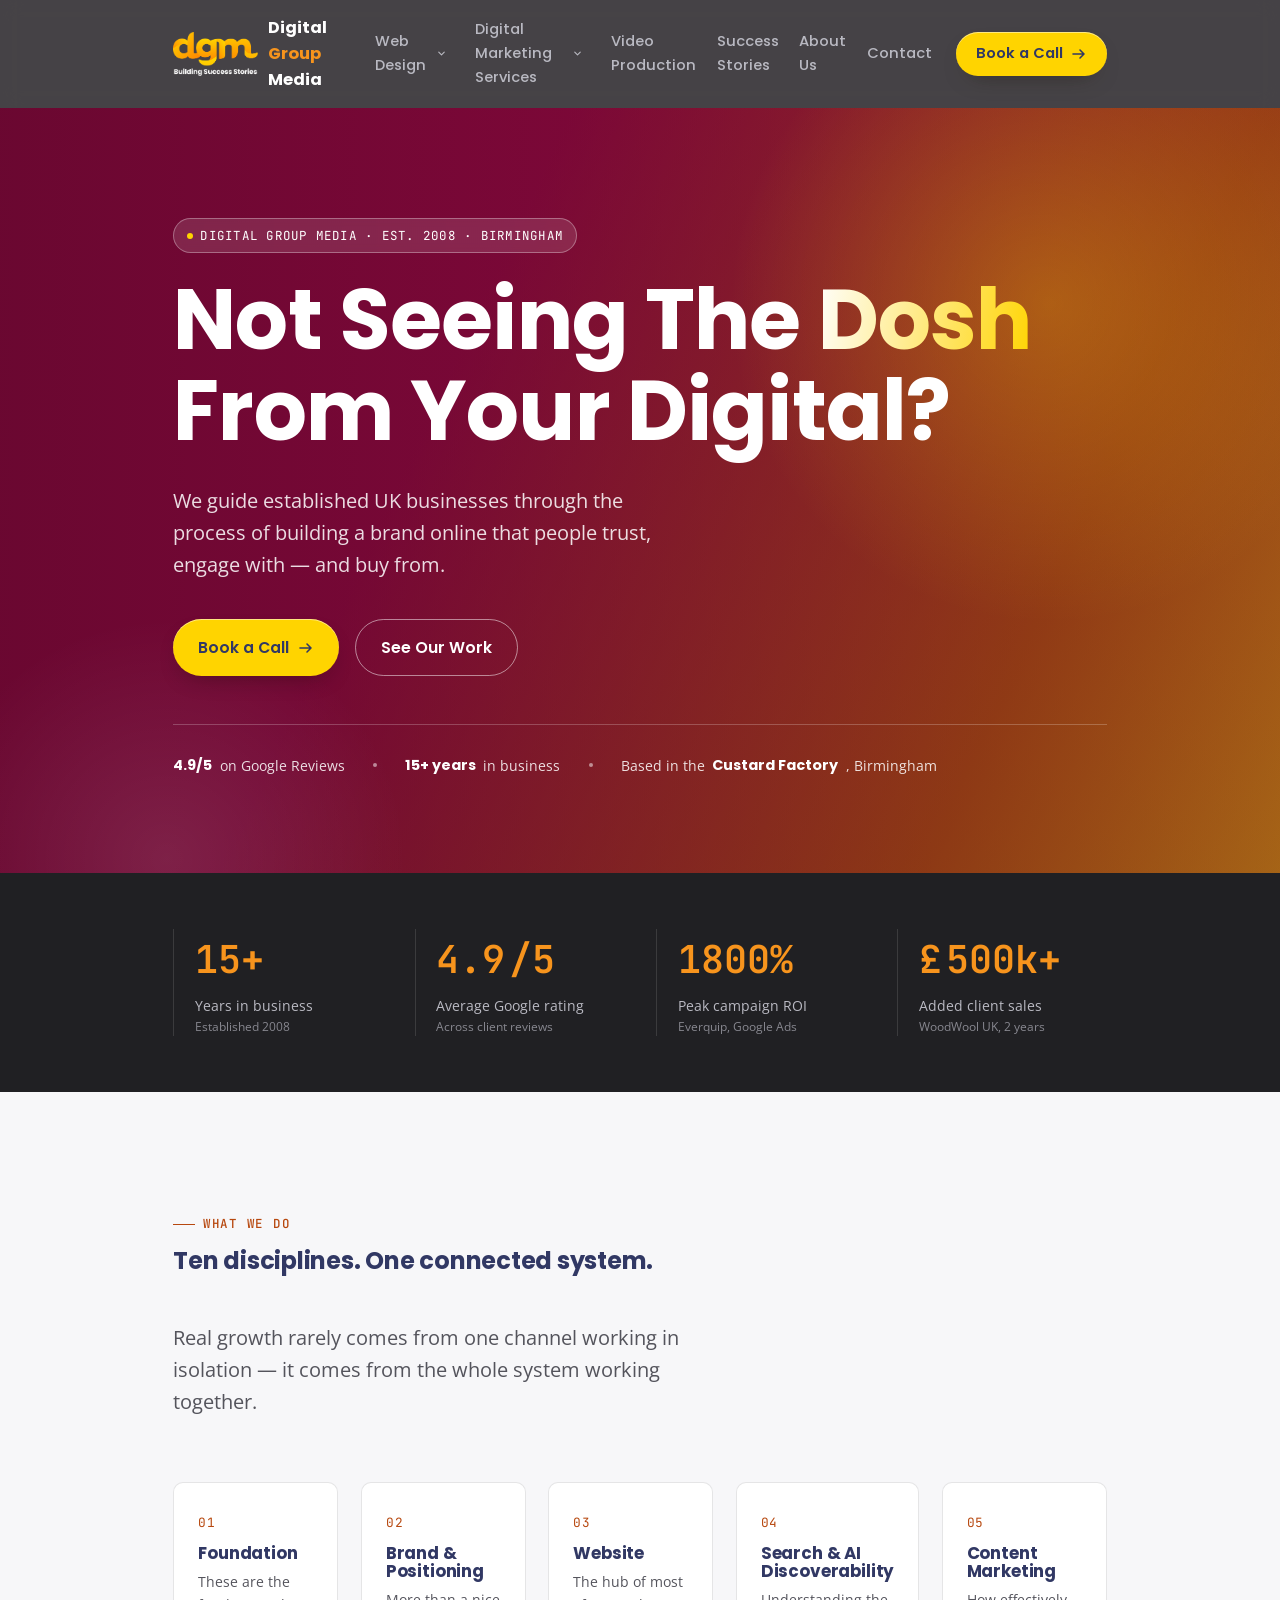
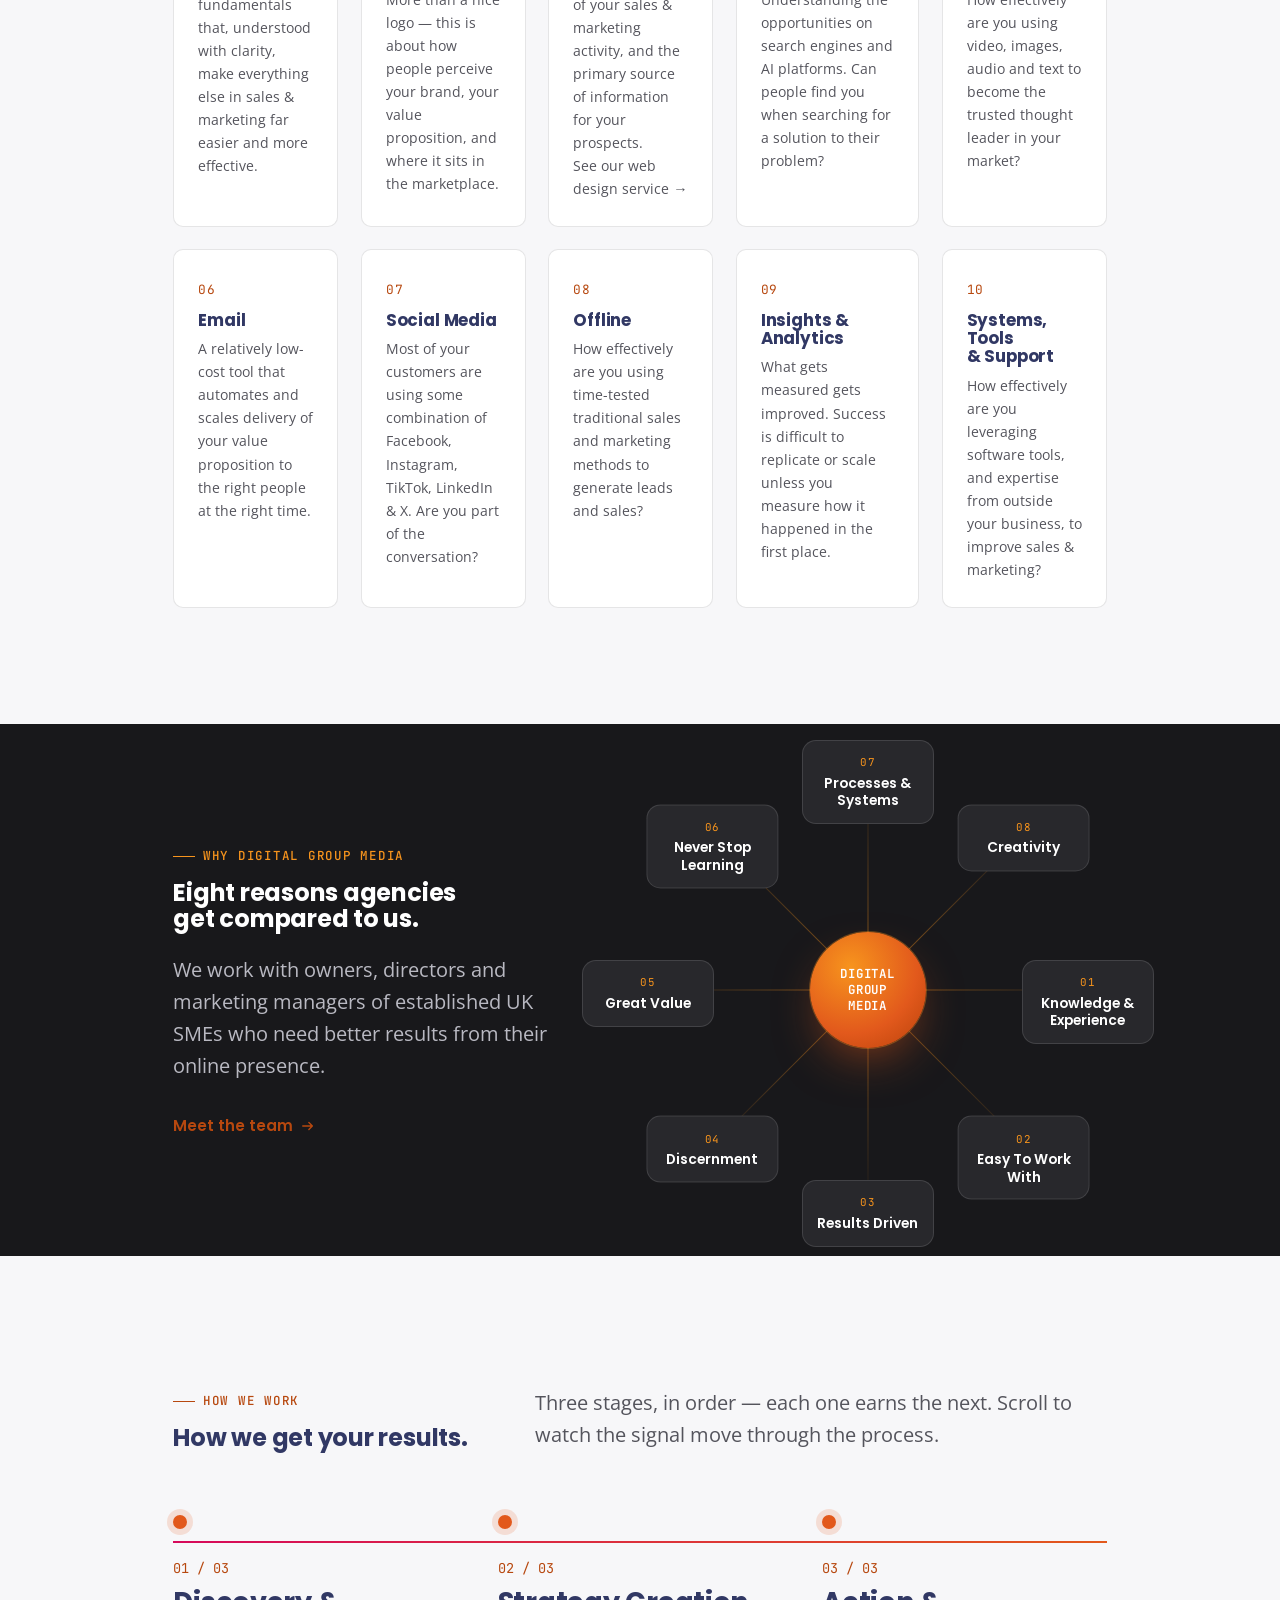
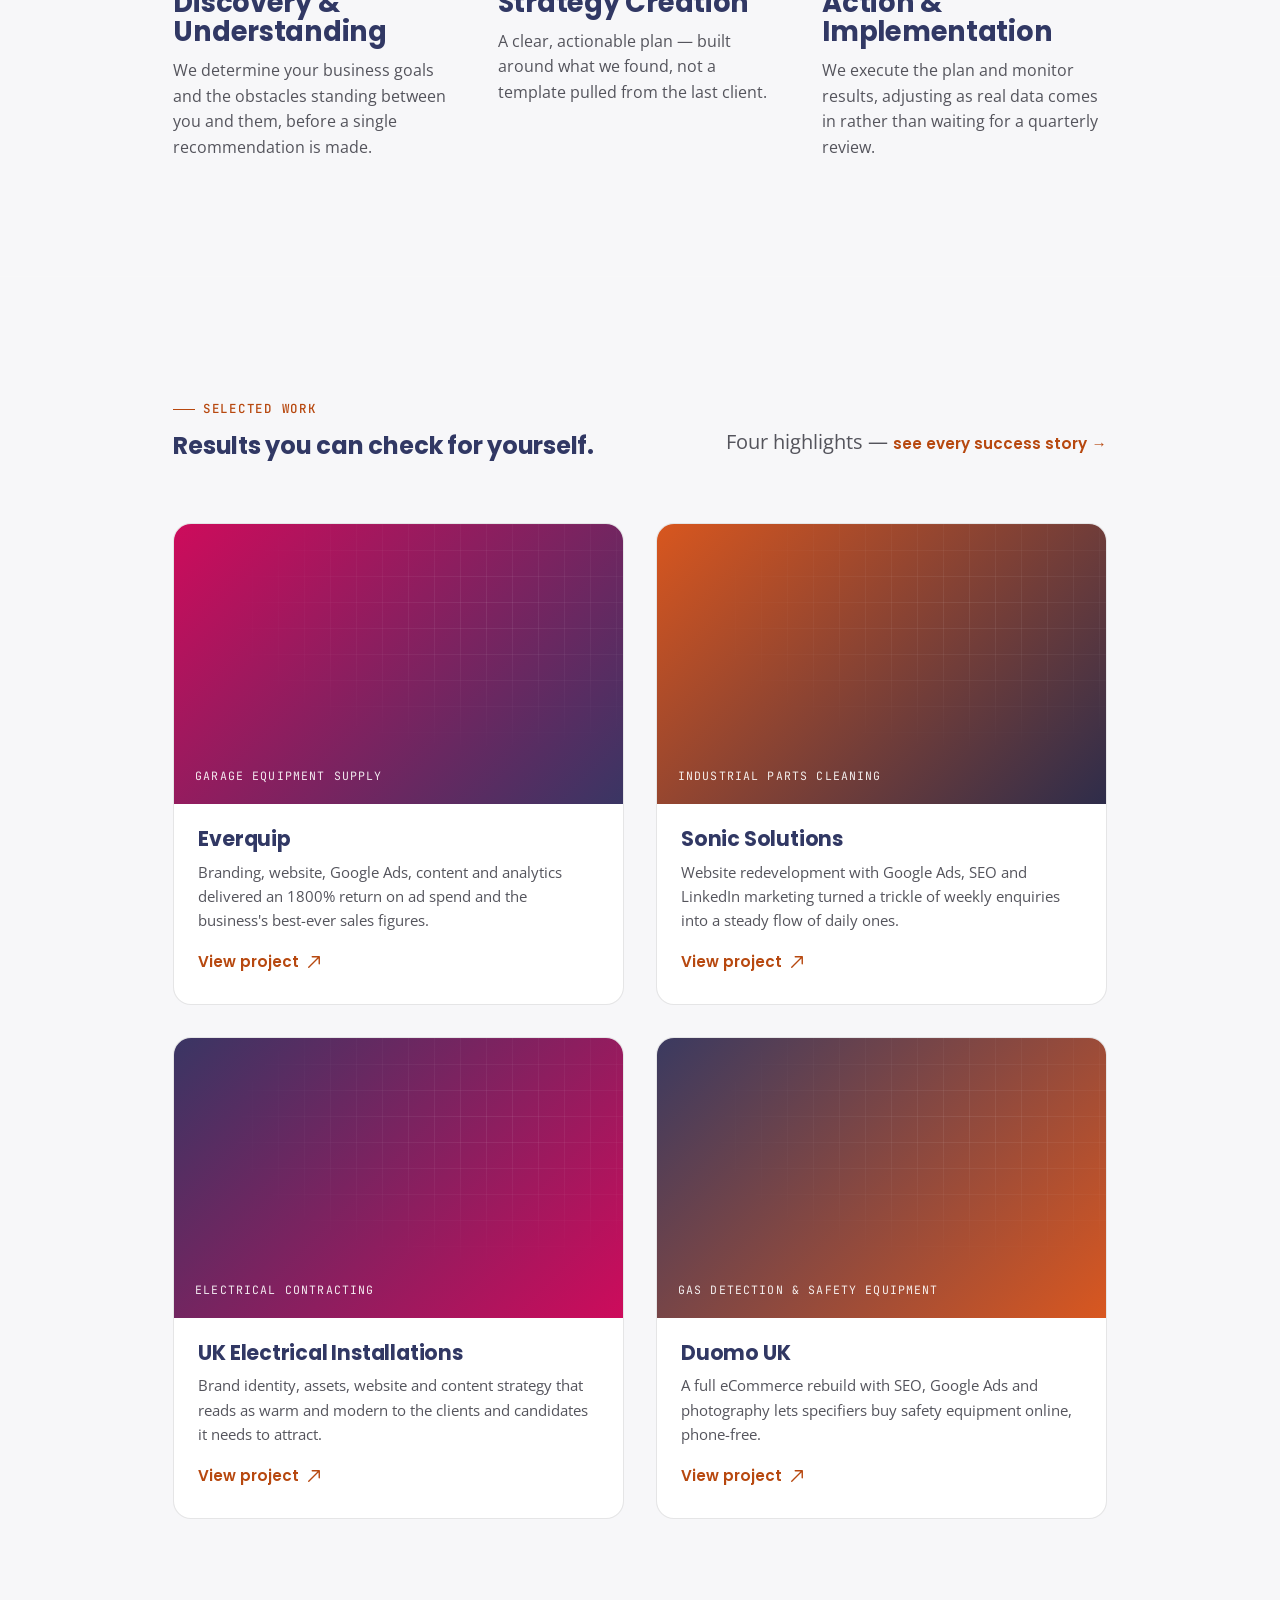
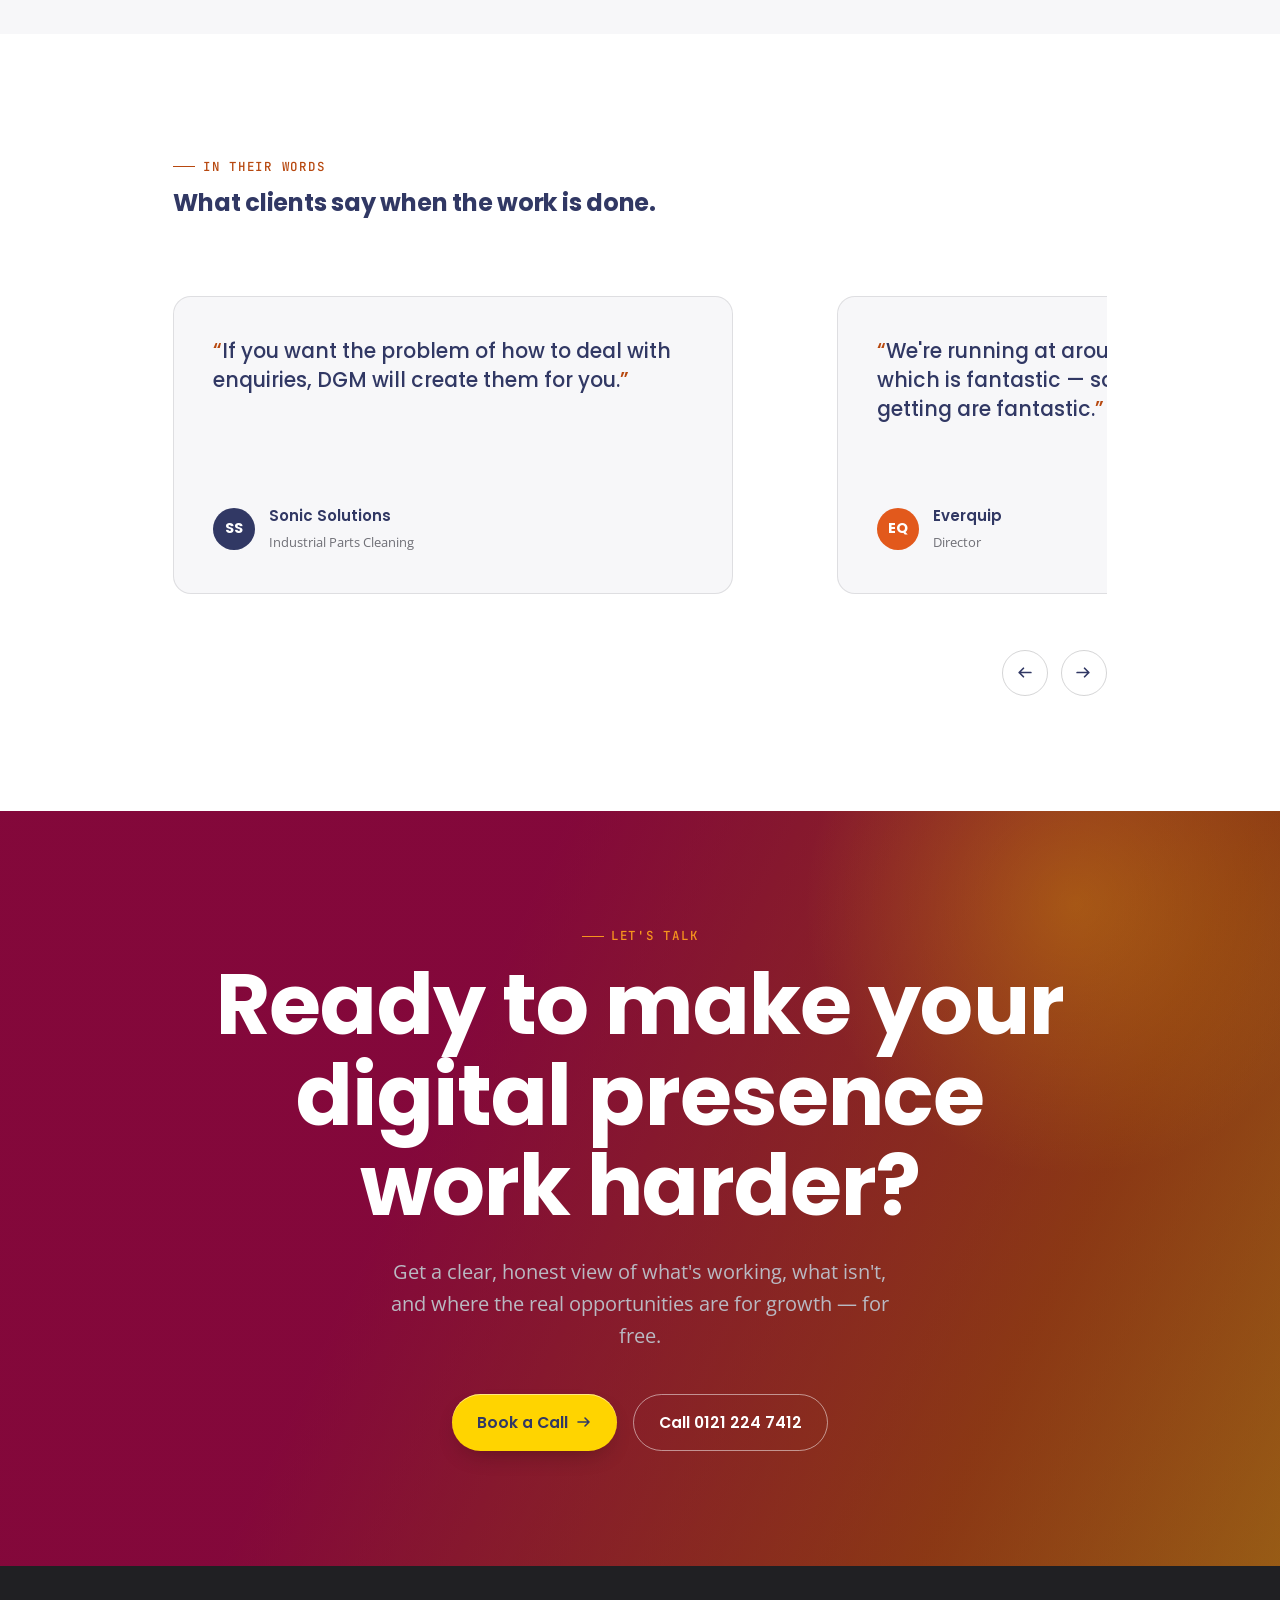
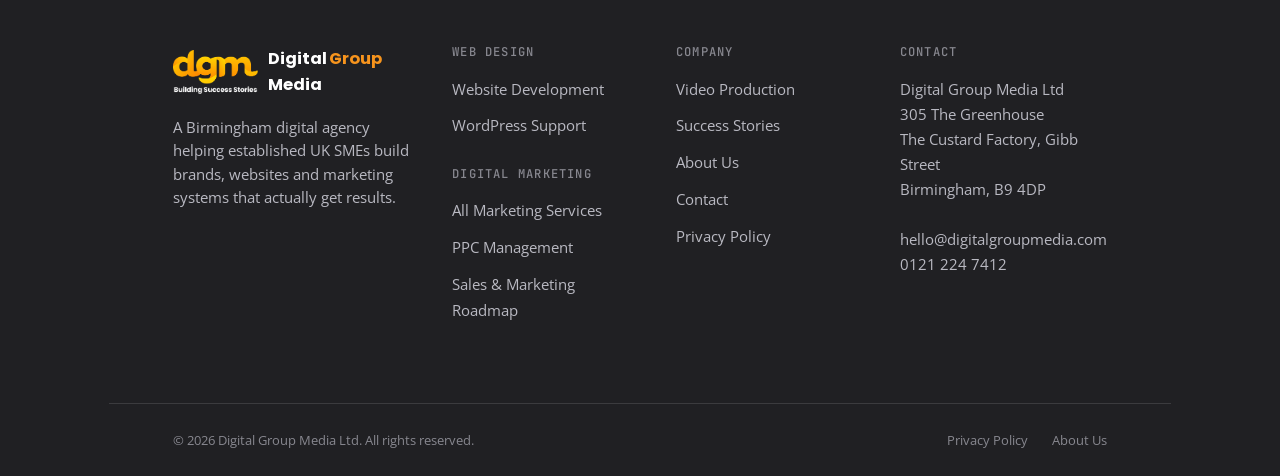
<file: index.html>
<!doctype html>
<html lang="en-GB">
<head>
<meta charset="utf-8">
<meta name="viewport" content="width=device-width, initial-scale=1, viewport-fit=cover">
<title>Digital Group Media | Digital Agency, Birmingham</title>
<meta name="description" content="A Birmingham digital agency helping established UK SMEs with branding, websites, SEO, PPC and digital marketing since 2008.">
<link rel="preconnect" href="https://fonts.googleapis.com">
<link rel="preconnect" href="https://fonts.gstatic.com" crossorigin>
<link rel="stylesheet" href="https://fonts.googleapis.com/css2?family=Poppins:wght@400;500;600;700;800&family=Open+Sans:wght@400;500;600;700&family=JetBrains+Mono:wght@400;500;600&display=swap">
<link rel="stylesheet" href="assets/css/styles.css">
</head>
<body>
<svg class="icon-defs" aria-hidden="true">
  <symbol id="ic-arrow" viewBox="0 0 16 16"><path d="M2 8h11M9 4l4 4-4 4" fill="none" stroke="currentColor" stroke-width="1.6" stroke-linecap="round" stroke-linejoin="round"/></symbol>
  <symbol id="ic-arrow-up" viewBox="0 0 16 16"><path d="M2 14 14 2M6 2h8v8" fill="none" stroke="currentColor" stroke-width="1.6" stroke-linecap="round" stroke-linejoin="round"/></symbol>
  <symbol id="ic-chevron" viewBox="0 0 16 16"><path d="M4 6l4 4 4-4" fill="none" stroke="currentColor" stroke-width="1.6" stroke-linecap="round" stroke-linejoin="round"/></symbol>
</svg>

<a class="skip-link" href="#main">Skip to main content</a>

<header class="site-header" id="siteHeader">
  <div class="wrap">
    <a class="brand" href="/">
      <img class="brand-mark" src="assets/images/logo-dgm.png" alt="" width="237" height="123">
      <span class="brand-word"><span class="brand-full">Digital <b>Group</b> Media</span><span class="brand-short">D<b>G</b>M</span></span>
    </a>
    <nav class="nav-links" aria-label="Primary">
      <div class="nav-item has-dropdown">
        <a class="nav-parent-link" href="web-design">Web Design</a>
        <button class="nav-caret-btn" type="button" aria-expanded="false" aria-controls="dd-1" aria-label="Show Web Design submenu">
          <svg class="nav-caret" aria-hidden="true"><use href="#ic-chevron"/></svg>
        </button>
        <div class="nav-dropdown" id="dd-1">
          <a href="web-design">Website Development</a>
        <a href="support">WordPress Support</a>
        </div>
      </div>
      <div class="nav-item has-dropdown">
        <a class="nav-parent-link" href="digital-marketing-services">Digital Marketing Services</a>
        <button class="nav-caret-btn" type="button" aria-expanded="false" aria-controls="dd-2" aria-label="Show Digital Marketing Services submenu">
          <svg class="nav-caret" aria-hidden="true"><use href="#ic-chevron"/></svg>
        </button>
        <div class="nav-dropdown" id="dd-2">
          <a href="ppc-management">PPC Management</a>
        <a href="sales-and-marketing-roadmap">Sales and Marketing Roadmap</a>
        </div>
      </div>
      <a href="videography-services">Video Production</a>
      <a href="success-stories">Success Stories</a>
      <a href="about-us">About Us</a>
      <a href="contact">Contact</a>
    </nav>
    <div class="nav-actions">
      <a class="btn btn-primary" href="contact">Book a Call<svg class="ic" aria-hidden="true"><use href="#ic-arrow"/></svg></a>
      <button class="nav-toggle" id="navToggle" aria-expanded="false" aria-controls="mobileNav" aria-label="Open menu">
        <span class="nav-toggle-bars"><span></span><span></span><span></span></span>
      </button>
    </div>
  </div>
</header>

<nav class="mobile-nav" id="mobileNav" aria-label="Mobile">
  <a href="/" aria-current="page">Home</a>
  <a href="web-design">Web Design</a>
  <a class="mobile-sub" href="web-design">Website Development</a>
  <a class="mobile-sub" href="support">WordPress Support</a>
  <a href="digital-marketing-services">Digital Marketing Services</a>
  <a class="mobile-sub" href="ppc-management">PPC Management</a>
  <a class="mobile-sub" href="sales-and-marketing-roadmap">Sales and Marketing Roadmap</a>
  <a href="videography-services">Video Production</a>
  <a href="success-stories">Success Stories</a>
  <a href="about-us">About Us</a>
  <a href="contact">Contact</a>
  <a class="btn btn-primary" href="contact">Book a Call<svg class="ic" aria-hidden="true"><use href="#ic-arrow"/></svg></a>
</nav>

<main id="main">
  <section class="hero" id="top" aria-labelledby="hero-h1">
    <div class="hero-grid" aria-hidden="true"></div>
    <canvas class="hero-canvas" id="heroCanvas" aria-hidden="true"></canvas>
    <div class="wrap">
      <span class="hero-badge"><span class="dot"></span>DIGITAL GROUP MEDIA &middot; EST. 2008 &middot; BIRMINGHAM</span>
      <h1 id="hero-h1" class="fs-h1-fix">Not Seeing The <span class="hl">Dosh</span> From Your Digital?</h1>
      <p class="hero-sub">We guide established UK businesses through the process of building a brand online that people trust, engage with &mdash; and buy from.</p>
      <div class="hero-cta">
        <a class="btn btn-primary" href="contact">Book a Call<svg class="ic" aria-hidden="true"><use href="#ic-arrow"/></svg></a>
        <a class="btn btn-ghost" href="success-stories">See Our Work</a>
      </div>
      <div class="hero-proof">
        <span><strong>4.9/5</strong> on Google Reviews</span>
        <span><strong>15+ years</strong> in business</span>
        <span>Based in the <strong>Custard Factory</strong>, Birmingham</span>
      </div>
    </div>
  </section>

  <section class="stats-strip" aria-label="Numbers from the work">
    <div class="wrap">
      <div class="stats-grid reveal-stagger">
        <div class="stat">
          <span class="stat-num"><span class="js-count" data-count="15" data-suffix="+">0</span></span>
          <p class="stat-cap">Years in business<em>Established 2008</em></p>
        </div>
        <div class="stat">
          <span class="stat-num"><span class="js-count" data-count="4.9" data-decimals="1">0</span>/5</span>
          <p class="stat-cap">Average Google rating<em>Across client reviews</em></p>
        </div>
        <div class="stat">
          <span class="stat-num"><span class="js-count" data-count="1800" data-suffix="%">0</span></span>
          <p class="stat-cap">Peak campaign ROI<em>Everquip, Google Ads</em></p>
        </div>
        <div class="stat">
          <span class="stat-num">&#163;<span class="js-count" data-count="500" data-suffix="k+">0</span></span>
          <p class="stat-cap">Added client sales<em>WoodWool UK, 2 years</em></p>
        </div>
      </div>
    </div>
  </section>

  <section class="section-pad" id="services" aria-labelledby="services-h2">
    <div class="wrap">
      <div class="head-row reveal">
        <div>
          <span class="eyebrow">What We Do</span>
          <h2 id="services-h2">Ten disciplines. One connected system.</h2>
        </div>
        <p class="lead">Real growth rarely comes from one channel working in isolation &mdash; it comes from the whole system working together.</p>
      </div>

      <div class="feat-grid feat-grid--5 reveal-stagger">
        <div class="feat-card">
          <span class="feat-num">01</span>
          <h3>Foundation</h3>
          <p>These are the fundamentals that, understood with clarity, make everything else in sales &amp; marketing far easier and more effective.</p>
        </div>
        <div class="feat-card">
          <span class="feat-num">02</span>
          <h3>Brand &amp; Positioning</h3>
          <p>More than a nice logo &mdash; this is about how people perceive your brand, your value proposition, and where it sits in the marketplace.</p>
        </div>
        <div class="feat-card">
          <span class="feat-num">03</span>
          <h3>Website</h3>
          <p>The hub of most of your sales &amp; marketing activity, and the primary source of information for your prospects. <a class="btn-line" style="font:inherit;color:inherit;background:none;padding:0" href="web-design">See our web design service &rarr;</a></p>
        </div>
        <div class="feat-card">
          <span class="feat-num">04</span>
          <h3>Search &amp; AI Discoverability</h3>
          <p>Understanding the opportunities on search engines and AI platforms. Can people find you when searching for a solution to their problem?</p>
        </div>
        <div class="feat-card">
          <span class="feat-num">05</span>
          <h3>Content Marketing</h3>
          <p>How effectively are you using video, images, audio and text to become the trusted thought leader in your market?</p>
        </div>
        <div class="feat-card">
          <span class="feat-num">06</span>
          <h3>Email</h3>
          <p>A relatively low-cost tool that automates and scales delivery of your value proposition to the right people at the right time.</p>
        </div>
        <div class="feat-card">
          <span class="feat-num">07</span>
          <h3>Social Media</h3>
          <p>Most of your customers are using some combination of Facebook, Instagram, TikTok, LinkedIn &amp; X. Are you part of the conversation?</p>
        </div>
        <div class="feat-card">
          <span class="feat-num">08</span>
          <h3>Offline</h3>
          <p>How effectively are you using time-tested traditional sales and marketing methods to generate leads and sales?</p>
        </div>
        <div class="feat-card">
          <span class="feat-num">09</span>
          <h3>Insights &amp; Analytics</h3>
          <p>What gets measured gets improved. Success is difficult to replicate or scale unless you measure how it happened in the first place.</p>
        </div>
        <div class="feat-card">
          <span class="feat-num">10</span>
          <h3>Systems, Tools &amp; Support</h3>
          <p>How effectively are you leveraging software tools, and expertise from outside your business, to improve sales &amp; marketing?</p>
        </div>
      </div>
    </div>
  </section>

  <div class="signal-divider" aria-hidden="true"></div>

  <section class="why section-pad on-dark" id="why" aria-labelledby="why-h2">
    <div class="wrap">
      <div class="why-layout">
        <div class="why-intro reveal">
          <span class="eyebrow">Why Digital Group Media</span>
          <h2 id="why-h2">Eight reasons agencies get compared to us.</h2>
          <p class="lead">We work with owners, directors and marketing managers of established UK SMEs who need better results from their online presence.</p>
          <a class="btn-line why-cta" href="about-us">Meet the team<svg class="ic" aria-hidden="true"><use href="#ic-arrow"/></svg></a>
        </div>

        <div class="orbit reveal" aria-hidden="true">
          <div class="orbit-lines">
            <div class="orbit-line" style="--i:0"></div><div class="orbit-line" style="--i:1"></div>
            <div class="orbit-line" style="--i:2"></div><div class="orbit-line" style="--i:3"></div>
            <div class="orbit-line" style="--i:4"></div><div class="orbit-line" style="--i:5"></div>
            <div class="orbit-line" style="--i:6"></div><div class="orbit-line" style="--i:7"></div>
          </div>
          <div class="orbit-nodes">
            <div class="orbit-node" style="--i:0"><div class="orbit-card" tabindex="0"><div class="n">01</div><div class="t">Knowledge &amp; Experience</div></div></div>
            <div class="orbit-node" style="--i:1"><div class="orbit-card" tabindex="0"><div class="n">02</div><div class="t">Easy To Work With</div></div></div>
            <div class="orbit-node" style="--i:2"><div class="orbit-card" tabindex="0"><div class="n">03</div><div class="t">Results Driven</div></div></div>
            <div class="orbit-node" style="--i:3"><div class="orbit-card" tabindex="0"><div class="n">04</div><div class="t">Discernment</div></div></div>
            <div class="orbit-node" style="--i:4"><div class="orbit-card" tabindex="0"><div class="n">05</div><div class="t">Great Value</div></div></div>
            <div class="orbit-node" style="--i:5"><div class="orbit-card" tabindex="0"><div class="n">06</div><div class="t">Never Stop Learning</div></div></div>
            <div class="orbit-node" style="--i:6"><div class="orbit-card" tabindex="0"><div class="n">07</div><div class="t">Processes &amp; Systems</div></div></div>
            <div class="orbit-node" style="--i:7"><div class="orbit-card" tabindex="0"><div class="n">08</div><div class="t">Creativity</div></div></div>
          </div>
          <div class="orbit-hub"><span>DIGITAL<br>GROUP<br>MEDIA</span></div>
        </div>
      </div>
    </div>
  </section>

  <section class="section-pad" id="process" aria-labelledby="process-h2">
    <div class="wrap">
      <div class="head-row reveal">
        <div>
          <span class="eyebrow">How We Work</span>
          <h2 id="process-h2">How we get your results.</h2>
        </div>
        <p class="lead">Three stages, in order &mdash; each one earns the next. Scroll to watch the signal move through the process.</p>
      </div>

      <div class="process-track">
        <div class="process-line" aria-hidden="true"><div class="process-line-fill" id="processFill"></div></div>
        <div class="process-stages" id="processStages">
          <div class="stage" data-stage="1">
            <div class="stage-dot"></div>
            <span class="stage-num">01 / 03</span>
            <h3>Discovery &amp; Understanding</h3>
            <p>We determine your business goals and the obstacles standing between you and them, before a single recommendation is made.</p>
          </div>
          <div class="stage" data-stage="2">
            <div class="stage-dot"></div>
            <span class="stage-num">02 / 03</span>
            <h3>Strategy Creation</h3>
            <p>A clear, actionable plan &mdash; built around what we found, not a template pulled from the last client.</p>
          </div>
          <div class="stage" data-stage="3">
            <div class="stage-dot"></div>
            <span class="stage-num">03 / 03</span>
            <h3>Action &amp; Implementation</h3>
            <p>We execute the plan and monitor results, adjusting as real data comes in rather than waiting for a quarterly review.</p>
          </div>
        </div>
      </div>
    </div>
  </section>

  <div class="signal-divider" aria-hidden="true"></div>

  <section class="section-pad" id="work" aria-labelledby="work-h2">
    <div class="wrap">
      <div class="head-row reveal">
        <div>
          <span class="eyebrow">Selected Work</span>
          <h2 id="work-h2">Results you can check for yourself.</h2>
        </div>
        <p class="lead">Four highlights &mdash; <a class="btn-line" style="display:inline-flex" href="success-stories">see every success story&nbsp;&rarr;</a></p>
      </div>

      <div class="work-grid reveal-stagger">
        <article class="work-card">
          <div class="work-art">
            <div class="art-bg" style="background:linear-gradient(135deg,#d6095b,#313864);"></div>
            <div class="art-grid"></div>
            <span class="art-cat">Garage Equipment Supply</span>
          </div>
          <div class="work-info">
            <h3>Everquip</h3>
            <p>Branding, website, Google Ads, content and analytics delivered an 1800% return on ad spend and the business's best-ever sales figures.</p>
            <a class="btn-line work-link" href="https://inspectionpits.co.uk/" target="_blank" rel="noopener">View project<svg class="ic" aria-hidden="true"><use href="#ic-arrow-up"/></svg></a>
          </div>
        </article>
        <article class="work-card">
          <div class="work-art">
            <div class="art-bg" style="background:linear-gradient(135deg,#e2591c,#242a4d);"></div>
            <div class="art-grid"></div>
            <span class="art-cat">Industrial Parts Cleaning</span>
          </div>
          <div class="work-info">
            <h3>Sonic Solutions</h3>
            <p>Website redevelopment with Google Ads, SEO and LinkedIn marketing turned a trickle of weekly enquiries into a steady flow of daily ones.</p>
            <a class="btn-line work-link" href="https://sonicsolutionsltd.com/" target="_blank" rel="noopener">View project<svg class="ic" aria-hidden="true"><use href="#ic-arrow-up"/></svg></a>
          </div>
        </article>
        <article class="work-card">
          <div class="work-art">
            <div class="art-bg" style="background:linear-gradient(135deg,#313864,#d6095b);"></div>
            <div class="art-grid"></div>
            <span class="art-cat">Electrical Contracting</span>
          </div>
          <div class="work-info">
            <h3>UK Electrical Installations</h3>
            <p>Brand identity, assets, website and content strategy that reads as warm and modern to the clients and candidates it needs to attract.</p>
            <a class="btn-line work-link" href="https://ukelectrical.co.uk/" target="_blank" rel="noopener">View project<svg class="ic" aria-hidden="true"><use href="#ic-arrow-up"/></svg></a>
          </div>
        </article>
        <article class="work-card">
          <div class="work-art">
            <div class="art-bg" style="background:linear-gradient(135deg,#313864,#e2591c);"></div>
            <div class="art-grid"></div>
            <span class="art-cat">Gas Detection &amp; Safety Equipment</span>
          </div>
          <div class="work-info">
            <h3>Duomo UK</h3>
            <p>A full eCommerce rebuild with SEO, Google Ads and photography lets specifiers buy safety equipment online, phone-free.</p>
            <a class="btn-line work-link" href="https://duomo.co.uk/" target="_blank" rel="noopener">View project<svg class="ic" aria-hidden="true"><use href="#ic-arrow-up"/></svg></a>
          </div>
        </article>
      </div>
    </div>
  </section>

  <section class="testi section-pad" id="testimonials" aria-labelledby="testi-h2">
    <div class="wrap">
      <div class="head-row reveal">
        <div>
          <span class="eyebrow">In Their Words</span>
          <h2 id="testi-h2">What clients say when the work is done.</h2>
        </div>
      </div>

      <div class="testi-rail reveal" id="testiRail" tabindex="0" aria-label="Client testimonials, scrollable">
        <blockquote class="testi-card">
          <p class="testi-quote">If you want the problem of how to deal with enquiries, DGM will create them for you.</p>
          <footer class="testi-who">
            <span class="testi-avatar" style="background:#313864;">SS</span>
            <span><span class="testi-name">Sonic Solutions</span><br><span class="testi-role">Industrial Parts Cleaning</span></span>
          </footer>
        </blockquote>
        <blockquote class="testi-card">
          <p class="testi-quote">We're running at around an ROI of 1800%, which is fantastic &mdash; some of the leads we are getting are fantastic.</p>
          <footer class="testi-who">
            <span class="testi-avatar" style="background:#e2591c;">EQ</span>
            <span><span class="testi-name">Everquip</span><br><span class="testi-role">Director</span></span>
          </footer>
        </blockquote>
        <blockquote class="testi-card">
          <p class="testi-quote">Superb business and some great people. The team at DGM have delivered me the ultimate service on my website and its branding, and continue to amaze me with their ongoing support.</p>
          <footer class="testi-who">
            <span class="testi-avatar" style="background:#d6095b;">GM</span>
            <span><span class="testi-name">James, GainMore Solutions</span><br><span class="testi-role">Business Consultancy</span></span>
          </footer>
        </blockquote>
        <blockquote class="testi-card">
          <p class="testi-quote">Without that, we wouldn't be getting the sales. You get this plausibility, and you think &mdash; these are the right guys.</p>
          <footer class="testi-who">
            <span class="testi-avatar" style="background:#242a4d;">BM</span>
            <span><span class="testi-name">Nick DeBorde, Beaumont</span><br><span class="testi-role">Director</span></span>
          </footer>
        </blockquote>
        <blockquote class="testi-card">
          <p class="testi-quote">The ongoing sales and marketing support DGM gives us has literally added over &#163;500,000 in sales to the business &mdash; and that's in the last two years alone.</p>
          <footer class="testi-who">
            <span class="testi-avatar" style="background:#313864;">WW</span>
            <span><span class="testi-name">WoodWool UK</span><br><span class="testi-role">Wood Packaging Manufacturer</span></span>
          </footer>
        </blockquote>
        <blockquote class="testi-card">
          <p class="testi-quote">Since my site was redeveloped, visitors have increased by 400%, sales have increased significantly, and I'm now capturing sales leads as well as giving a much better experience to my customers.</p>
          <footer class="testi-who">
            <span class="testi-avatar" style="background:#e2591c;">ET</span>
            <span><span class="testi-name">Helen, EasyTots</span><br><span class="testi-role">Owner</span></span>
          </footer>
        </blockquote>
      </div>

      <div class="testi-controls">
        <button class="testi-arrow prev" id="testiPrev" aria-label="Previous testimonial"><svg class="ic" aria-hidden="true"><use href="#ic-arrow"/></svg></button>
        <button class="testi-arrow next" id="testiNext" aria-label="Next testimonial"><svg class="ic" aria-hidden="true"><use href="#ic-arrow"/></svg></button>
      </div>
    </div>
  </section>

  <section class="cta-final section-pad on-dark" id="final-cta" aria-labelledby="cta-h2">
    <canvas class="signal-web" id="ctaCanvas" aria-hidden="true"></canvas>
    <div class="wrap">
      <span class="eyebrow">Let's Talk</span>
      <h2 id="cta-h2" class="reveal">Ready to make your digital presence work harder?</h2>
      <p class="lead reveal">Get a clear, honest view of what's working, what isn't, and where the real opportunities are for growth &mdash; for free.</p>
      <div class="hero-cta reveal">
        <a class="btn btn-primary" href="contact">Book a Call<svg class="ic" aria-hidden="true"><use href="#ic-arrow"/></svg></a>
        <a class="btn btn-ghost" href="tel:01212247412">Call 0121 224 7412</a>
      </div>
    </div>
  </section>

</main>

<footer class="site-footer">
  <div class="wrap footer-top">
    <div class="footer-brand">
      <a class="brand" href="/">
        <img class="brand-mark" src="assets/images/logo-dgm.png" alt="" width="237" height="123">
        <span class="brand-word">Digital <b>Group</b> Media</span>
      </a>
      <p>A Birmingham digital agency helping established UK SMEs build brands, websites and marketing systems that actually get results.</p>
    </div>
    <div class="footer-col">
      <h4>Web Design</h4>
      <ul>
        <li><a href="web-design">Website Development</a></li>
        <li><a href="support">WordPress Support</a></li>
      </ul>
      <h4 class="footer-col-spaced">Digital Marketing</h4>
      <ul>
        <li><a href="digital-marketing-services">All Marketing Services</a></li>
        <li><a href="ppc-management">PPC Management</a></li>
        <li><a href="sales-and-marketing-roadmap">Sales &amp; Marketing Roadmap</a></li>
      </ul>
    </div>
    <div class="footer-col">
      <h4>Company</h4>
      <ul>
        <li><a href="videography-services">Video Production</a></li>
        <li><a href="success-stories">Success Stories</a></li>
        <li><a href="about-us">About Us</a></li>
        <li><a href="contact">Contact</a></li>
        <li><a href="privacy-policy">Privacy Policy</a></li>
      </ul>
    </div>
    <div class="footer-col">
      <h4>Contact</h4>
      <address>
        Digital Group Media Ltd<br>
        305 The Greenhouse<br>
        The Custard Factory, Gibb Street<br>
        Birmingham, B9 4DP<br><br>
        <a href="mailto:hello@digitalgroupmedia.com">hello@digitalgroupmedia.com</a><br>
        <a href="tel:01212247412">0121 224 7412</a>
      </address>
    </div>
  </div>
  <div class="wrap footer-bottom">
    <span>&copy; <span id="year">2026</span> Digital Group Media Ltd. All rights reserved.</span>
    <span class="footer-legal">
      <a href="privacy-policy">Privacy Policy</a>
      <a href="about-us">About Us</a>
    </span>
  </div>
</footer>

<script type="application/ld+json">
{
  "@context": "https://schema.org",
  "@type": "ProfessionalService",
  "name": "Digital Group Media",
  "description": "A Birmingham digital agency helping established UK SMEs with branding, websites, SEO, PPC and digital marketing since 2008.",
  "url": "https://digitalgroupmedia.com/",
  "telephone": "+441212247412",
  "email": "hello@digitalgroupmedia.com",
  "address": {
    "@type": "PostalAddress",
    "streetAddress": "305 The Greenhouse, The Custard Factory, Gibb Street",
    "addressLocality": "Birmingham",
    "postalCode": "B9 4DP",
    "addressCountry": "GB"
  },
  "foundingDate": "2008",
  "aggregateRating": {
    "@type": "AggregateRating",
    "ratingValue": "4.9",
    "ratingCount": "1",
    "bestRating": "5"
  }
}
</script>
<script src="assets/js/main.js"></script>
</body>
</html>
</file>
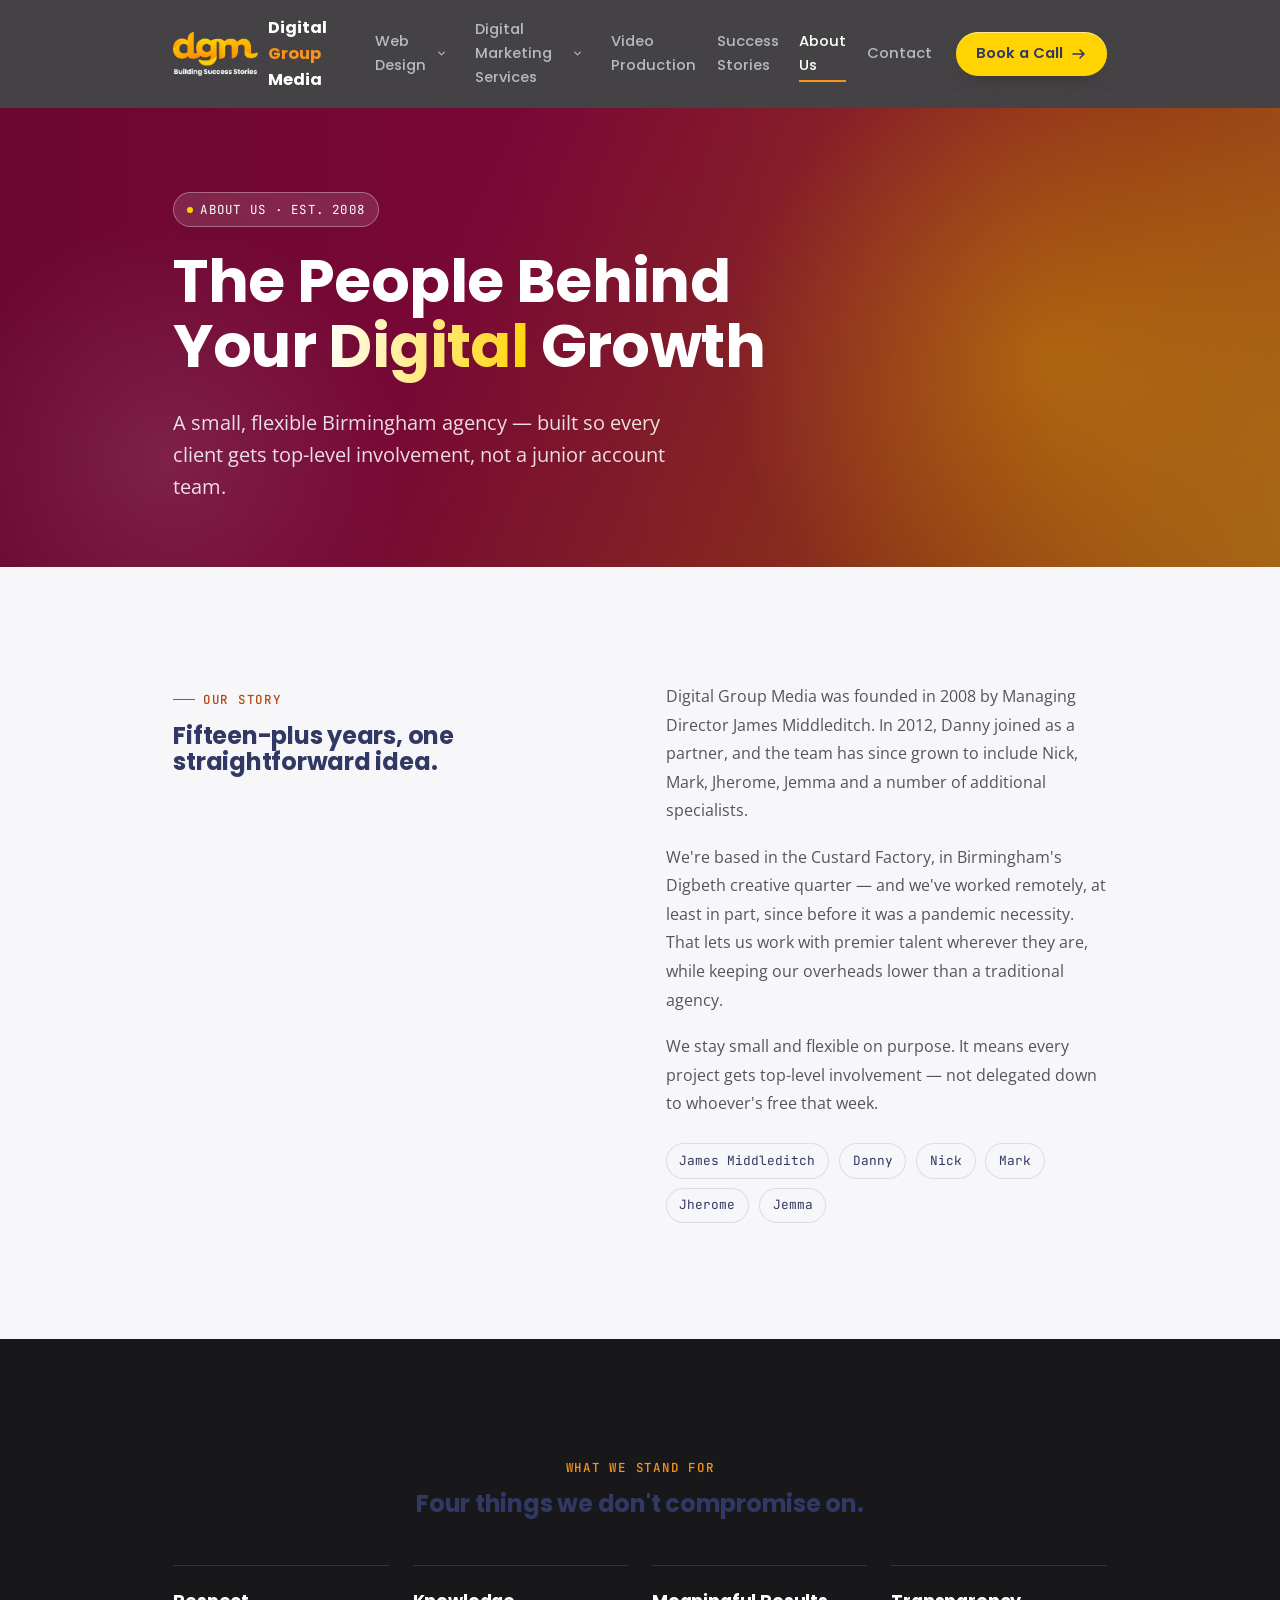
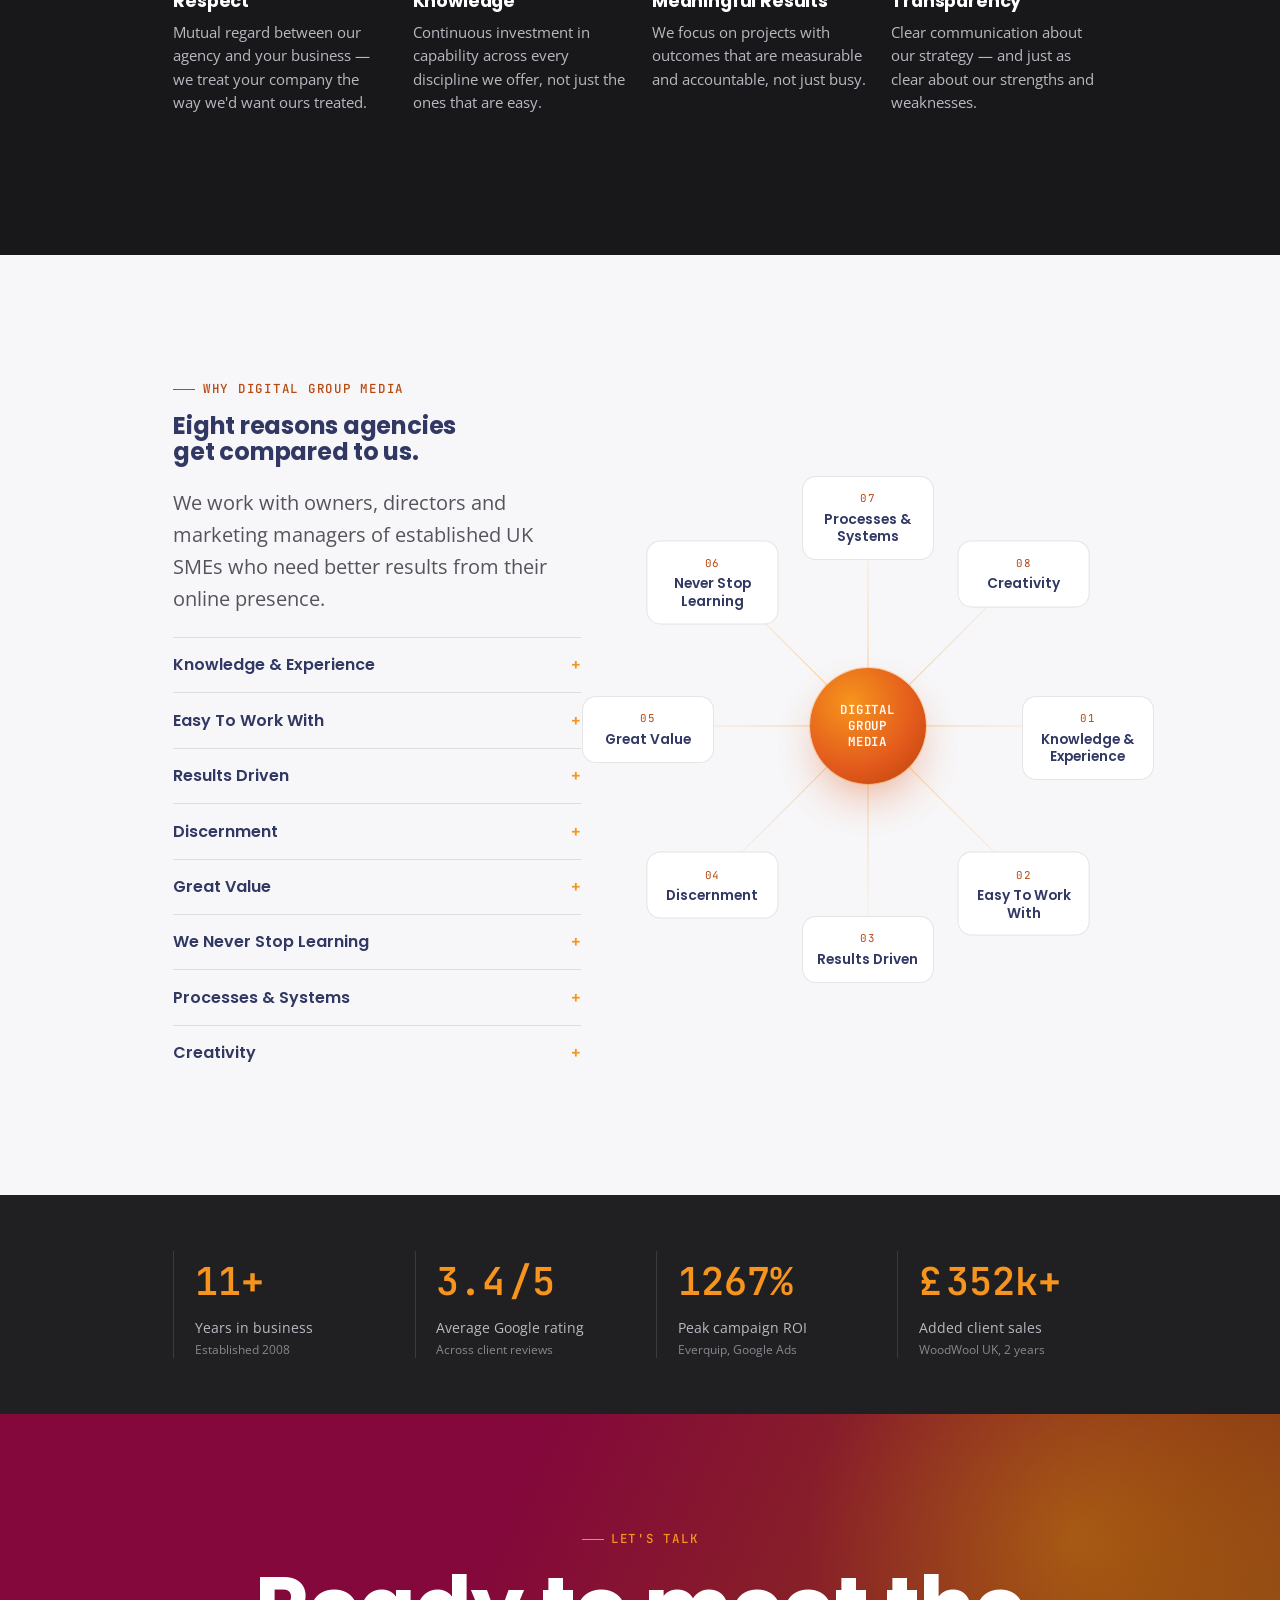
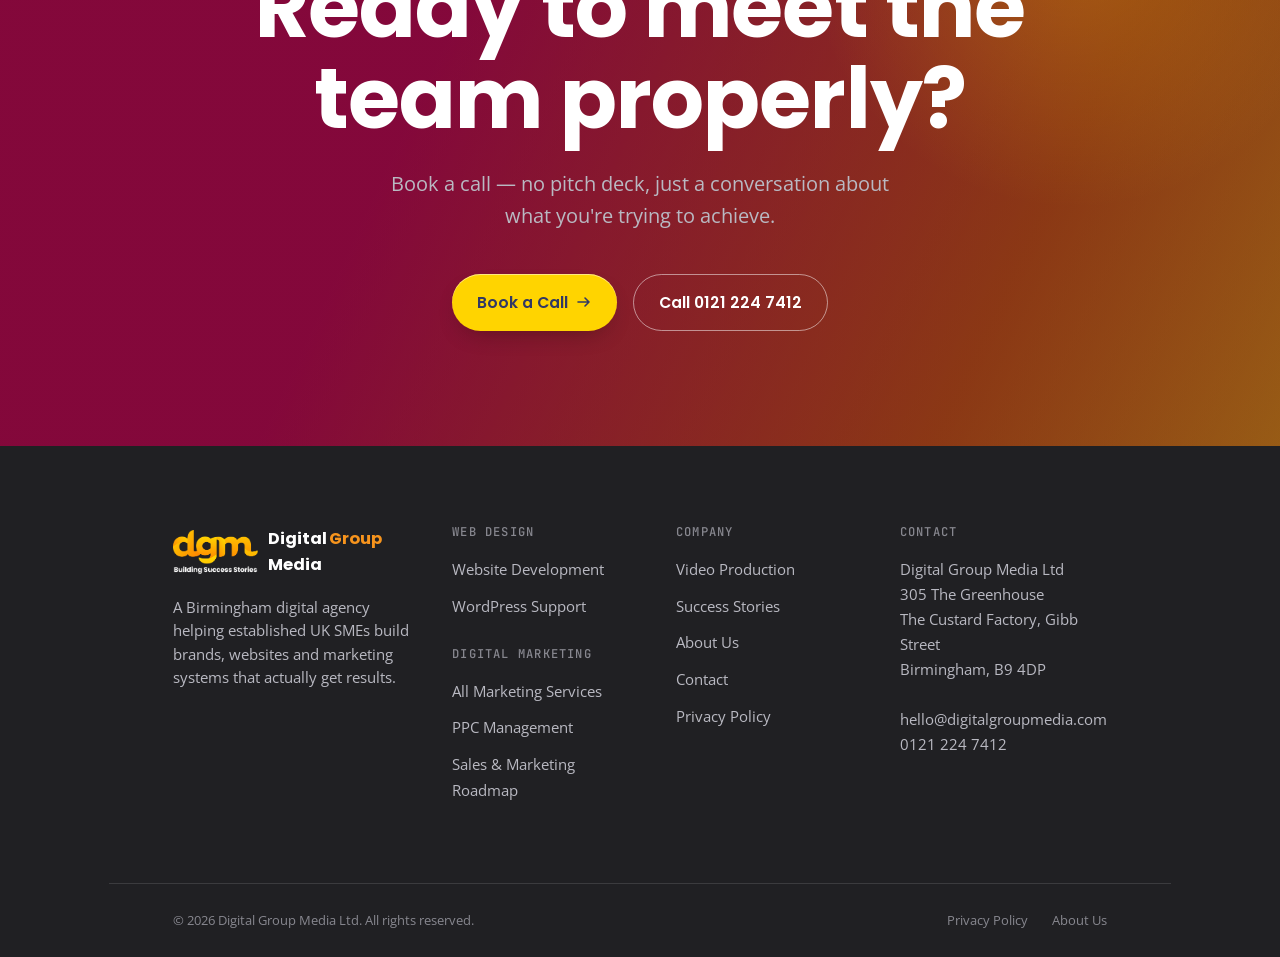
<file: about-us.html>
<!doctype html>
<html lang="en-GB">
<head>
<meta charset="utf-8">
<meta name="viewport" content="width=device-width, initial-scale=1, viewport-fit=cover">
<title>About Us | Digital Group Media</title>
<meta name="description" content="Founded in Birmingham in 2008, Digital Group Media is a small, flexible agency built so every client gets top-level involvement.">
<link rel="preconnect" href="https://fonts.googleapis.com">
<link rel="preconnect" href="https://fonts.gstatic.com" crossorigin>
<link rel="stylesheet" href="https://fonts.googleapis.com/css2?family=Poppins:wght@400;500;600;700;800&family=Open+Sans:wght@400;500;600;700&family=JetBrains+Mono:wght@400;500;600&display=swap">
<link rel="stylesheet" href="assets/css/styles.css">
</head>
<body>
<svg class="icon-defs" aria-hidden="true">
  <symbol id="ic-arrow" viewBox="0 0 16 16"><path d="M2 8h11M9 4l4 4-4 4" fill="none" stroke="currentColor" stroke-width="1.6" stroke-linecap="round" stroke-linejoin="round"/></symbol>
  <symbol id="ic-arrow-up" viewBox="0 0 16 16"><path d="M2 14 14 2M6 2h8v8" fill="none" stroke="currentColor" stroke-width="1.6" stroke-linecap="round" stroke-linejoin="round"/></symbol>
  <symbol id="ic-chevron" viewBox="0 0 16 16"><path d="M4 6l4 4 4-4" fill="none" stroke="currentColor" stroke-width="1.6" stroke-linecap="round" stroke-linejoin="round"/></symbol>
</svg>

<a class="skip-link" href="#main">Skip to main content</a>

<header class="site-header" id="siteHeader">
  <div class="wrap">
    <a class="brand" href="/">
      <img class="brand-mark" src="assets/images/logo-dgm.png" alt="" width="237" height="123">
      <span class="brand-word"><span class="brand-full">Digital <b>Group</b> Media</span><span class="brand-short">D<b>G</b>M</span></span>
    </a>
    <nav class="nav-links" aria-label="Primary">
      <div class="nav-item has-dropdown">
        <a class="nav-parent-link" href="web-design">Web Design</a>
        <button class="nav-caret-btn" type="button" aria-expanded="false" aria-controls="dd-1" aria-label="Show Web Design submenu">
          <svg class="nav-caret" aria-hidden="true"><use href="#ic-chevron"/></svg>
        </button>
        <div class="nav-dropdown" id="dd-1">
          <a href="web-design">Website Development</a>
        <a href="support">WordPress Support</a>
        </div>
      </div>
      <div class="nav-item has-dropdown">
        <a class="nav-parent-link" href="digital-marketing-services">Digital Marketing Services</a>
        <button class="nav-caret-btn" type="button" aria-expanded="false" aria-controls="dd-2" aria-label="Show Digital Marketing Services submenu">
          <svg class="nav-caret" aria-hidden="true"><use href="#ic-chevron"/></svg>
        </button>
        <div class="nav-dropdown" id="dd-2">
          <a href="ppc-management">PPC Management</a>
        <a href="sales-and-marketing-roadmap">Sales and Marketing Roadmap</a>
        </div>
      </div>
      <a href="videography-services">Video Production</a>
      <a href="success-stories">Success Stories</a>
      <a href="about-us" aria-current="page">About Us</a>
      <a href="contact">Contact</a>
    </nav>
    <div class="nav-actions">
      <a class="btn btn-primary" href="contact">Book a Call<svg class="ic" aria-hidden="true"><use href="#ic-arrow"/></svg></a>
      <button class="nav-toggle" id="navToggle" aria-expanded="false" aria-controls="mobileNav" aria-label="Open menu">
        <span class="nav-toggle-bars"><span></span><span></span><span></span></span>
      </button>
    </div>
  </div>
</header>

<nav class="mobile-nav" id="mobileNav" aria-label="Mobile">
  <a href="/">Home</a>
  <a href="web-design">Web Design</a>
  <a class="mobile-sub" href="web-design">Website Development</a>
  <a class="mobile-sub" href="support">WordPress Support</a>
  <a href="digital-marketing-services">Digital Marketing Services</a>
  <a class="mobile-sub" href="ppc-management">PPC Management</a>
  <a class="mobile-sub" href="sales-and-marketing-roadmap">Sales and Marketing Roadmap</a>
  <a href="videography-services">Video Production</a>
  <a href="success-stories">Success Stories</a>
  <a href="about-us" aria-current="page">About Us</a>
  <a href="contact">Contact</a>
  <a class="btn btn-primary" href="contact">Book a Call<svg class="ic" aria-hidden="true"><use href="#ic-arrow"/></svg></a>
</nav>

<main id="main">
  <section class="hero hero--page" aria-labelledby="hero-h1">
    <div class="hero-grid" aria-hidden="true"></div>
    <canvas class="hero-canvas" id="heroCanvas" aria-hidden="true"></canvas>
    <div class="wrap">
      <span class="hero-badge"><span class="dot"></span>ABOUT US &middot; EST. 2008</span>
      <h1 id="hero-h1">The People Behind Your <span class="hl">Digital</span> Growth</h1>
      <p class="hero-sub">A small, flexible Birmingham agency &mdash; built so every client gets top-level involvement, not a junior account team.</p>
    </div>
  </section>

  <section class="section-pad">
    <div class="wrap">
      <div class="about-story">
        <div class="reveal">
          <span class="eyebrow">Our Story</span>
          <h2>Fifteen-plus years, one straightforward idea.</h2>
        </div>
        <div class="lead-block reveal">
          <p>Digital Group Media was founded in 2008 by Managing Director James Middleditch. In 2012, Danny joined as a partner, and the team has since grown to include Nick, Mark, Jherome, Jemma and a number of additional specialists.</p>
          <p>We're based in the Custard Factory, in Birmingham's Digbeth creative quarter &mdash; and we've worked remotely, at least in part, since before it was a pandemic necessity. That lets us work with premier talent wherever they are, while keeping our overheads lower than a traditional agency.</p>
          <p>We stay small and flexible on purpose. It means every project gets top-level involvement &mdash; not delegated down to whoever's free that week.</p>
          <div class="team-strip">
            <span class="team-chip">James Middleditch</span>
            <span class="team-chip">Danny</span>
            <span class="team-chip">Nick</span>
            <span class="team-chip">Mark</span>
            <span class="team-chip">Jherome</span>
            <span class="team-chip">Jemma</span>
          </div>
        </div>
      </div>
    </div>
  </section>

  <section class="why section-pad on-dark">
    <div class="wrap">
      <div class="center-head reveal">
        <span class="eyebrow">What We Stand For</span>
        <h2>Four things we don't compromise on.</h2>
      </div>
      <div class="values-grid reveal-stagger" style="margin-top:3rem;">
        <div class="value-card">
          <h3>Respect</h3>
          <p>Mutual regard between our agency and your business &mdash; we treat your company the way we'd want ours treated.</p>
        </div>
        <div class="value-card">
          <h3>Knowledge</h3>
          <p>Continuous investment in capability across every discipline we offer, not just the ones that are easy.</p>
        </div>
        <div class="value-card">
          <h3>Meaningful Results</h3>
          <p>We focus on projects with outcomes that are measurable and accountable, not just busy.</p>
        </div>
        <div class="value-card">
          <h3>Transparency</h3>
          <p>Clear communication about our strategy &mdash; and just as clear about our strengths and weaknesses.</p>
        </div>
      </div>
    </div>
  </section>

  <div class="signal-divider" aria-hidden="true"></div>

  <section class="section-pad" aria-labelledby="why-h2">
    <div class="wrap">
      <div class="why-layout">
        <div class="why-intro reveal">
          <span class="eyebrow" style="color:var(--orange-text)">Why Digital Group Media</span>
          <h2 id="why-h2" style="color:var(--navy)">Eight reasons agencies get compared to us.</h2>
          <p class="lead">We work with owners, directors and marketing managers of established UK SMEs who need better results from their online presence.</p>
          <div class="why-desc-list" style="--text-col:var(--text)">
            <details style="border-color:var(--line)"><summary style="color:var(--navy)">Knowledge &amp; Experience</summary><p style="color:var(--text-soft)">Over 15 years operating across diverse industries &mdash; insight that goes well beyond a hobbyist effort.</p></details>
            <details style="border-color:var(--line)"><summary style="color:var(--navy)">Easy To Work With</summary><p style="color:var(--text-soft)">A strong emphasis on people skills, open communication and transparent relationships built on genuine partnership.</p></details>
            <details style="border-color:var(--line)"><summary style="color:var(--navy)">Results Driven</summary><p style="color:var(--text-soft)">Success measured against metrics we agree together &mdash; visitor growth, conversion rate, or brand perception.</p></details>
            <details style="border-color:var(--line)"><summary style="color:var(--navy)">Discernment</summary><p style="color:var(--text-soft)">We're selective about the projects we take on, partnering only where we can make a tangible difference.</p></details>
            <details style="border-color:var(--line)"><summary style="color:var(--navy)">Great Value</summary><p style="color:var(--text-soft)">Premium pricing, justified through superior ROI and honest, transparent project scoping.</p></details>
            <details style="border-color:var(--line)"><summary style="color:var(--navy)">We Never Stop Learning</summary><p style="color:var(--text-soft)">Continuous investment in emerging skills and strategies that benefit every client we work with.</p></details>
            <details style="border-color:var(--line)"><summary style="color:var(--navy)">Processes &amp; Systems</summary><p style="color:var(--text-soft)">Refined project management that delivers high-quality work efficiently, with consistent updates along the way.</p></details>
            <details style="border-color:var(--line)"><summary style="color:var(--navy)">Creativity</summary><p style="color:var(--text-soft)">Contemporary, user-friendly design paired with creative problem-solving across every discipline.</p></details>
          </div>
        </div>
        <div class="orbit reveal" aria-hidden="true">
          <div class="orbit-lines">
            <div class="orbit-line" style="--i:0"></div><div class="orbit-line" style="--i:1"></div>
            <div class="orbit-line" style="--i:2"></div><div class="orbit-line" style="--i:3"></div>
            <div class="orbit-line" style="--i:4"></div><div class="orbit-line" style="--i:5"></div>
            <div class="orbit-line" style="--i:6"></div><div class="orbit-line" style="--i:7"></div>
          </div>
          <div class="orbit-nodes">
            <div class="orbit-node" style="--i:0"><div class="orbit-card" style="background:var(--paper-raised);border-color:var(--line)" tabindex="0"><div class="n" style="color:var(--orange-text)">01</div><div class="t" style="color:var(--navy)">Knowledge &amp; Experience</div></div></div>
            <div class="orbit-node" style="--i:1"><div class="orbit-card" style="background:var(--paper-raised);border-color:var(--line)" tabindex="0"><div class="n" style="color:var(--orange-text)">02</div><div class="t" style="color:var(--navy)">Easy To Work With</div></div></div>
            <div class="orbit-node" style="--i:2"><div class="orbit-card" style="background:var(--paper-raised);border-color:var(--line)" tabindex="0"><div class="n" style="color:var(--orange-text)">03</div><div class="t" style="color:var(--navy)">Results Driven</div></div></div>
            <div class="orbit-node" style="--i:3"><div class="orbit-card" style="background:var(--paper-raised);border-color:var(--line)" tabindex="0"><div class="n" style="color:var(--orange-text)">04</div><div class="t" style="color:var(--navy)">Discernment</div></div></div>
            <div class="orbit-node" style="--i:4"><div class="orbit-card" style="background:var(--paper-raised);border-color:var(--line)" tabindex="0"><div class="n" style="color:var(--orange-text)">05</div><div class="t" style="color:var(--navy)">Great Value</div></div></div>
            <div class="orbit-node" style="--i:5"><div class="orbit-card" style="background:var(--paper-raised);border-color:var(--line)" tabindex="0"><div class="n" style="color:var(--orange-text)">06</div><div class="t" style="color:var(--navy)">Never Stop Learning</div></div></div>
            <div class="orbit-node" style="--i:6"><div class="orbit-card" style="background:var(--paper-raised);border-color:var(--line)" tabindex="0"><div class="n" style="color:var(--orange-text)">07</div><div class="t" style="color:var(--navy)">Processes &amp; Systems</div></div></div>
            <div class="orbit-node" style="--i:7"><div class="orbit-card" style="background:var(--paper-raised);border-color:var(--line)" tabindex="0"><div class="n" style="color:var(--orange-text)">08</div><div class="t" style="color:var(--navy)">Creativity</div></div></div>
          </div>
          <div class="orbit-hub"><span>DIGITAL<br>GROUP<br>MEDIA</span></div>
        </div>
      </div>
    </div>
  </section>

  <section class="stats-strip" aria-label="Numbers from the work">
    <div class="wrap">
      <div class="stats-grid reveal-stagger">
        <div class="stat">
          <span class="stat-num"><span class="js-count" data-count="15" data-suffix="+">0</span></span>
          <p class="stat-cap">Years in business<em>Established 2008</em></p>
        </div>
        <div class="stat">
          <span class="stat-num"><span class="js-count" data-count="4.9" data-decimals="1">0</span>/5</span>
          <p class="stat-cap">Average Google rating<em>Across client reviews</em></p>
        </div>
        <div class="stat">
          <span class="stat-num"><span class="js-count" data-count="1800" data-suffix="%">0</span></span>
          <p class="stat-cap">Peak campaign ROI<em>Everquip, Google Ads</em></p>
        </div>
        <div class="stat">
          <span class="stat-num">&#163;<span class="js-count" data-count="500" data-suffix="k+">0</span></span>
          <p class="stat-cap">Added client sales<em>WoodWool UK, 2 years</em></p>
        </div>
      </div>
    </div>
  </section>
  <section class="cta-final section-pad on-dark" id="final-cta" aria-labelledby="cta-h2">
    <canvas class="signal-web" id="ctaCanvas" aria-hidden="true"></canvas>
    <div class="wrap">
      <span class="eyebrow">Let's Talk</span>
      <h2 id="cta-h2" class="reveal">Ready to meet the team properly?</h2>
      <p class="lead reveal">Book a call &mdash; no pitch deck, just a conversation about what you're trying to achieve.</p>
      <div class="hero-cta reveal">
        <a class="btn btn-primary" href="contact">Book a Call<svg class="ic" aria-hidden="true"><use href="#ic-arrow"/></svg></a>
        <a class="btn btn-ghost" href="tel:01212247412">Call 0121 224 7412</a>
      </div>
    </div>
  </section>

</main>

<footer class="site-footer">
  <div class="wrap footer-top">
    <div class="footer-brand">
      <a class="brand" href="/">
        <img class="brand-mark" src="assets/images/logo-dgm.png" alt="" width="237" height="123">
        <span class="brand-word">Digital <b>Group</b> Media</span>
      </a>
      <p>A Birmingham digital agency helping established UK SMEs build brands, websites and marketing systems that actually get results.</p>
    </div>
    <div class="footer-col">
      <h4>Web Design</h4>
      <ul>
        <li><a href="web-design">Website Development</a></li>
        <li><a href="support">WordPress Support</a></li>
      </ul>
      <h4 class="footer-col-spaced">Digital Marketing</h4>
      <ul>
        <li><a href="digital-marketing-services">All Marketing Services</a></li>
        <li><a href="ppc-management">PPC Management</a></li>
        <li><a href="sales-and-marketing-roadmap">Sales &amp; Marketing Roadmap</a></li>
      </ul>
    </div>
    <div class="footer-col">
      <h4>Company</h4>
      <ul>
        <li><a href="videography-services">Video Production</a></li>
        <li><a href="success-stories">Success Stories</a></li>
        <li><a href="about-us">About Us</a></li>
        <li><a href="contact">Contact</a></li>
        <li><a href="privacy-policy">Privacy Policy</a></li>
      </ul>
    </div>
    <div class="footer-col">
      <h4>Contact</h4>
      <address>
        Digital Group Media Ltd<br>
        305 The Greenhouse<br>
        The Custard Factory, Gibb Street<br>
        Birmingham, B9 4DP<br><br>
        <a href="mailto:hello@digitalgroupmedia.com">hello@digitalgroupmedia.com</a><br>
        <a href="tel:01212247412">0121 224 7412</a>
      </address>
    </div>
  </div>
  <div class="wrap footer-bottom">
    <span>&copy; <span id="year">2026</span> Digital Group Media Ltd. All rights reserved.</span>
    <span class="footer-legal">
      <a href="privacy-policy">Privacy Policy</a>
      <a href="about-us">About Us</a>
    </span>
  </div>
</footer>

<script type="application/ld+json">
{
  "@context": "https://schema.org",
  "@type": "ProfessionalService",
  "name": "Digital Group Media",
  "description": "Founded in Birmingham in 2008, Digital Group Media is a small, flexible agency built so every client gets top-level involvement.",
  "url": "https://digitalgroupmedia.com/",
  "telephone": "+441212247412",
  "email": "hello@digitalgroupmedia.com",
  "address": {
    "@type": "PostalAddress",
    "streetAddress": "305 The Greenhouse, The Custard Factory, Gibb Street",
    "addressLocality": "Birmingham",
    "postalCode": "B9 4DP",
    "addressCountry": "GB"
  },
  "foundingDate": "2008",
  "aggregateRating": {
    "@type": "AggregateRating",
    "ratingValue": "4.9",
    "ratingCount": "1",
    "bestRating": "5"
  }
}
</script>
<script src="assets/js/main.js"></script>
</body>
</html>
</file>
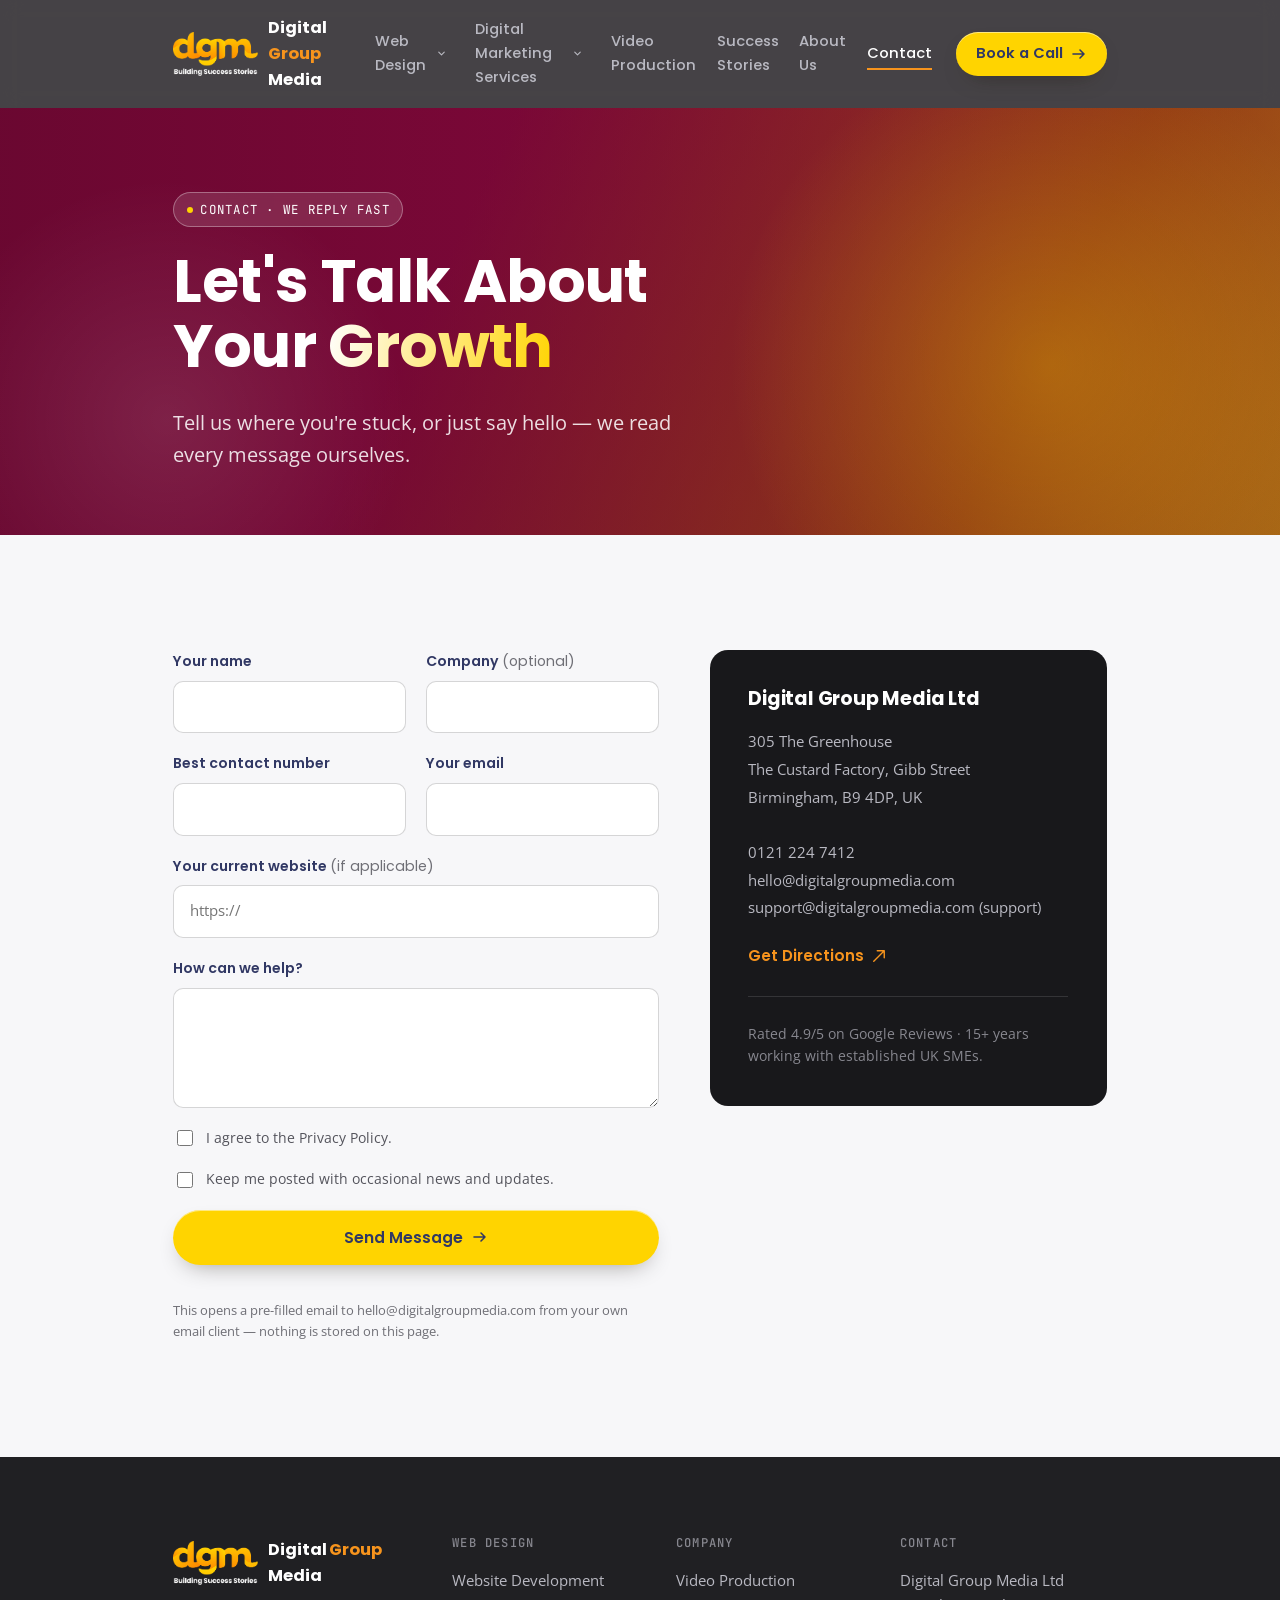
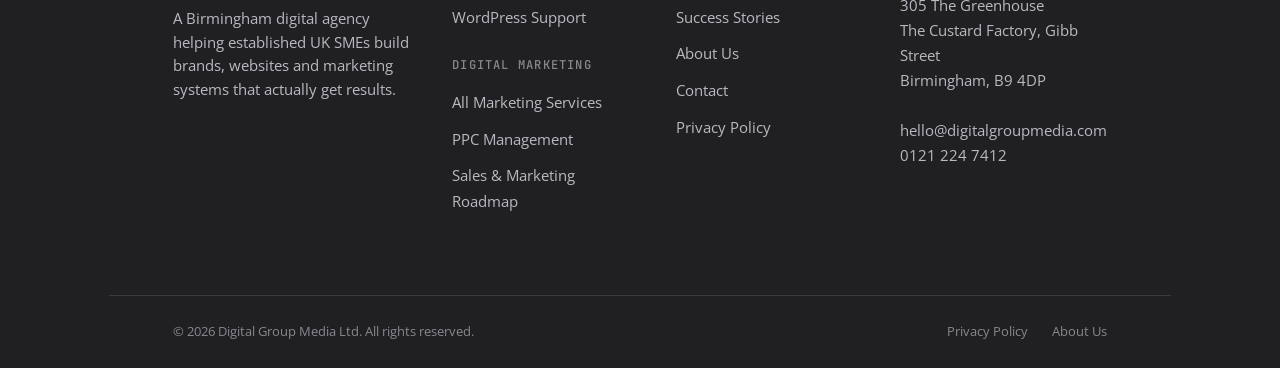
<file: contact.html>
<!doctype html>
<html lang="en-GB">
<head>
<meta charset="utf-8">
<meta name="viewport" content="width=device-width, initial-scale=1, viewport-fit=cover">
<title>Contact Us | Digital Group Media</title>
<meta name="description" content="Get in touch with Digital Group Media, Birmingham: call 0121 224 7412, email hello@digitalgroupmedia.com, or send a message.">
<link rel="preconnect" href="https://fonts.googleapis.com">
<link rel="preconnect" href="https://fonts.gstatic.com" crossorigin>
<link rel="stylesheet" href="https://fonts.googleapis.com/css2?family=Poppins:wght@400;500;600;700;800&family=Open+Sans:wght@400;500;600;700&family=JetBrains+Mono:wght@400;500;600&display=swap">
<link rel="stylesheet" href="assets/css/styles.css">
</head>
<body>
<svg class="icon-defs" aria-hidden="true">
  <symbol id="ic-arrow" viewBox="0 0 16 16"><path d="M2 8h11M9 4l4 4-4 4" fill="none" stroke="currentColor" stroke-width="1.6" stroke-linecap="round" stroke-linejoin="round"/></symbol>
  <symbol id="ic-arrow-up" viewBox="0 0 16 16"><path d="M2 14 14 2M6 2h8v8" fill="none" stroke="currentColor" stroke-width="1.6" stroke-linecap="round" stroke-linejoin="round"/></symbol>
  <symbol id="ic-chevron" viewBox="0 0 16 16"><path d="M4 6l4 4 4-4" fill="none" stroke="currentColor" stroke-width="1.6" stroke-linecap="round" stroke-linejoin="round"/></symbol>
</svg>

<a class="skip-link" href="#main">Skip to main content</a>

<header class="site-header" id="siteHeader">
  <div class="wrap">
    <a class="brand" href="/">
      <img class="brand-mark" src="assets/images/logo-dgm.png" alt="" width="237" height="123">
      <span class="brand-word"><span class="brand-full">Digital <b>Group</b> Media</span><span class="brand-short">D<b>G</b>M</span></span>
    </a>
    <nav class="nav-links" aria-label="Primary">
      <div class="nav-item has-dropdown">
        <a class="nav-parent-link" href="web-design">Web Design</a>
        <button class="nav-caret-btn" type="button" aria-expanded="false" aria-controls="dd-1" aria-label="Show Web Design submenu">
          <svg class="nav-caret" aria-hidden="true"><use href="#ic-chevron"/></svg>
        </button>
        <div class="nav-dropdown" id="dd-1">
          <a href="web-design">Website Development</a>
        <a href="support">WordPress Support</a>
        </div>
      </div>
      <div class="nav-item has-dropdown">
        <a class="nav-parent-link" href="digital-marketing-services">Digital Marketing Services</a>
        <button class="nav-caret-btn" type="button" aria-expanded="false" aria-controls="dd-2" aria-label="Show Digital Marketing Services submenu">
          <svg class="nav-caret" aria-hidden="true"><use href="#ic-chevron"/></svg>
        </button>
        <div class="nav-dropdown" id="dd-2">
          <a href="ppc-management">PPC Management</a>
        <a href="sales-and-marketing-roadmap">Sales and Marketing Roadmap</a>
        </div>
      </div>
      <a href="videography-services">Video Production</a>
      <a href="success-stories">Success Stories</a>
      <a href="about-us">About Us</a>
      <a href="contact" aria-current="page">Contact</a>
    </nav>
    <div class="nav-actions">
      <a class="btn btn-primary" href="contact">Book a Call<svg class="ic" aria-hidden="true"><use href="#ic-arrow"/></svg></a>
      <button class="nav-toggle" id="navToggle" aria-expanded="false" aria-controls="mobileNav" aria-label="Open menu">
        <span class="nav-toggle-bars"><span></span><span></span><span></span></span>
      </button>
    </div>
  </div>
</header>

<nav class="mobile-nav" id="mobileNav" aria-label="Mobile">
  <a href="/">Home</a>
  <a href="web-design">Web Design</a>
  <a class="mobile-sub" href="web-design">Website Development</a>
  <a class="mobile-sub" href="support">WordPress Support</a>
  <a href="digital-marketing-services">Digital Marketing Services</a>
  <a class="mobile-sub" href="ppc-management">PPC Management</a>
  <a class="mobile-sub" href="sales-and-marketing-roadmap">Sales and Marketing Roadmap</a>
  <a href="videography-services">Video Production</a>
  <a href="success-stories">Success Stories</a>
  <a href="about-us">About Us</a>
  <a href="contact" aria-current="page">Contact</a>
  <a class="btn btn-primary" href="contact">Book a Call<svg class="ic" aria-hidden="true"><use href="#ic-arrow"/></svg></a>
</nav>

<main id="main">
  <section class="hero hero--page" aria-labelledby="hero-h1">
    <div class="hero-grid" aria-hidden="true"></div>
    <canvas class="hero-canvas" id="heroCanvas" aria-hidden="true"></canvas>
    <div class="wrap">
      <span class="hero-badge"><span class="dot"></span>CONTACT &middot; WE REPLY FAST</span>
      <h1 id="hero-h1">Let's Talk About Your <span class="hl">Growth</span></h1>
      <p class="hero-sub">Tell us where you're stuck, or just say hello &mdash; we read every message ourselves.</p>
    </div>
  </section>

  <section class="section-pad">
    <div class="wrap">
      <div class="contact-grid">
        <form id="contactForm" class="reveal" novalidate>
          <div class="form-grid">
            <div class="field">
              <label for="cf-name">Your name</label>
              <input id="cf-name" name="name" type="text" required autocomplete="name">
            </div>
            <div class="field">
              <label for="cf-company">Company <span class="opt">(optional)</span></label>
              <input id="cf-company" name="company" type="text" autocomplete="organization">
            </div>
          </div>
          <div class="form-row">
            <div class="form-grid">
              <div class="field">
                <label for="cf-phone">Best contact number</label>
                <input id="cf-phone" name="phone" type="tel" required autocomplete="tel">
              </div>
              <div class="field">
                <label for="cf-email">Your email</label>
                <input id="cf-email" name="email" type="email" required autocomplete="email">
              </div>
            </div>
            <div class="field">
              <label for="cf-website">Your current website <span class="opt">(if applicable)</span></label>
              <input id="cf-website" name="website" type="url" placeholder="https://">
            </div>
            <div class="field">
              <label for="cf-message">How can we help?</label>
              <textarea id="cf-message" name="message" required></textarea>
            </div>
            <label class="check-row"><input type="checkbox" required> I agree to the Privacy Policy.</label>
            <label class="check-row"><input type="checkbox"> Keep me posted with occasional news and updates.</label>
            <button type="submit" class="btn btn-primary btn-block">Send Message<svg class="ic" aria-hidden="true"><use href="#ic-arrow"/></svg></button>
            <p class="form-note">This opens a pre-filled email to hello@digitalgroupmedia.com from your own email client &mdash; nothing is stored on this page.</p>
          </div>
        </form>

        <div class="contact-card reveal">
          <h3>Digital Group Media Ltd</h3>
          <address>
            305 The Greenhouse<br>
            The Custard Factory, Gibb Street<br>
            Birmingham, B9 4DP, UK<br><br>
            <a href="tel:01212247412">0121 224 7412</a><br>
            <a href="mailto:hello@digitalgroupmedia.com">hello@digitalgroupmedia.com</a><br>
            <a href="mailto:support@digitalgroupmedia.com">support@digitalgroupmedia.com</a> (support)
          </address>
          <a class="btn-line" href="https://www.google.com/maps/search/?api=1&amp;query=305+The+Greenhouse+The+Custard+Factory+Gibb+Street+Birmingham+B9+4DP" target="_blank" rel="noopener">Get Directions<svg class="ic" aria-hidden="true"><use href="#ic-arrow-up"/></svg></a>
          <div class="map-note">Rated 4.9/5 on Google Reviews &middot; 15+ years working with established UK SMEs.</div>
        </div>
      </div>
    </div>
  </section>

</main>

<footer class="site-footer">
  <div class="wrap footer-top">
    <div class="footer-brand">
      <a class="brand" href="/">
        <img class="brand-mark" src="assets/images/logo-dgm.png" alt="" width="237" height="123">
        <span class="brand-word">Digital <b>Group</b> Media</span>
      </a>
      <p>A Birmingham digital agency helping established UK SMEs build brands, websites and marketing systems that actually get results.</p>
    </div>
    <div class="footer-col">
      <h4>Web Design</h4>
      <ul>
        <li><a href="web-design">Website Development</a></li>
        <li><a href="support">WordPress Support</a></li>
      </ul>
      <h4 class="footer-col-spaced">Digital Marketing</h4>
      <ul>
        <li><a href="digital-marketing-services">All Marketing Services</a></li>
        <li><a href="ppc-management">PPC Management</a></li>
        <li><a href="sales-and-marketing-roadmap">Sales &amp; Marketing Roadmap</a></li>
      </ul>
    </div>
    <div class="footer-col">
      <h4>Company</h4>
      <ul>
        <li><a href="videography-services">Video Production</a></li>
        <li><a href="success-stories">Success Stories</a></li>
        <li><a href="about-us">About Us</a></li>
        <li><a href="contact">Contact</a></li>
        <li><a href="privacy-policy">Privacy Policy</a></li>
      </ul>
    </div>
    <div class="footer-col">
      <h4>Contact</h4>
      <address>
        Digital Group Media Ltd<br>
        305 The Greenhouse<br>
        The Custard Factory, Gibb Street<br>
        Birmingham, B9 4DP<br><br>
        <a href="mailto:hello@digitalgroupmedia.com">hello@digitalgroupmedia.com</a><br>
        <a href="tel:01212247412">0121 224 7412</a>
      </address>
    </div>
  </div>
  <div class="wrap footer-bottom">
    <span>&copy; <span id="year">2026</span> Digital Group Media Ltd. All rights reserved.</span>
    <span class="footer-legal">
      <a href="privacy-policy">Privacy Policy</a>
      <a href="about-us">About Us</a>
    </span>
  </div>
</footer>

<script type="application/ld+json">
{
  "@context": "https://schema.org",
  "@type": "ProfessionalService",
  "name": "Digital Group Media",
  "description": "Get in touch with Digital Group Media, Birmingham: call 0121 224 7412, email hello@digitalgroupmedia.com, or send a message.",
  "url": "https://digitalgroupmedia.com/",
  "telephone": "+441212247412",
  "email": "hello@digitalgroupmedia.com",
  "address": {
    "@type": "PostalAddress",
    "streetAddress": "305 The Greenhouse, The Custard Factory, Gibb Street",
    "addressLocality": "Birmingham",
    "postalCode": "B9 4DP",
    "addressCountry": "GB"
  },
  "foundingDate": "2008",
  "aggregateRating": {
    "@type": "AggregateRating",
    "ratingValue": "4.9",
    "ratingCount": "1",
    "bestRating": "5"
  }
}
</script>
<script src="assets/js/main.js"></script>
</body>
</html>
</file>
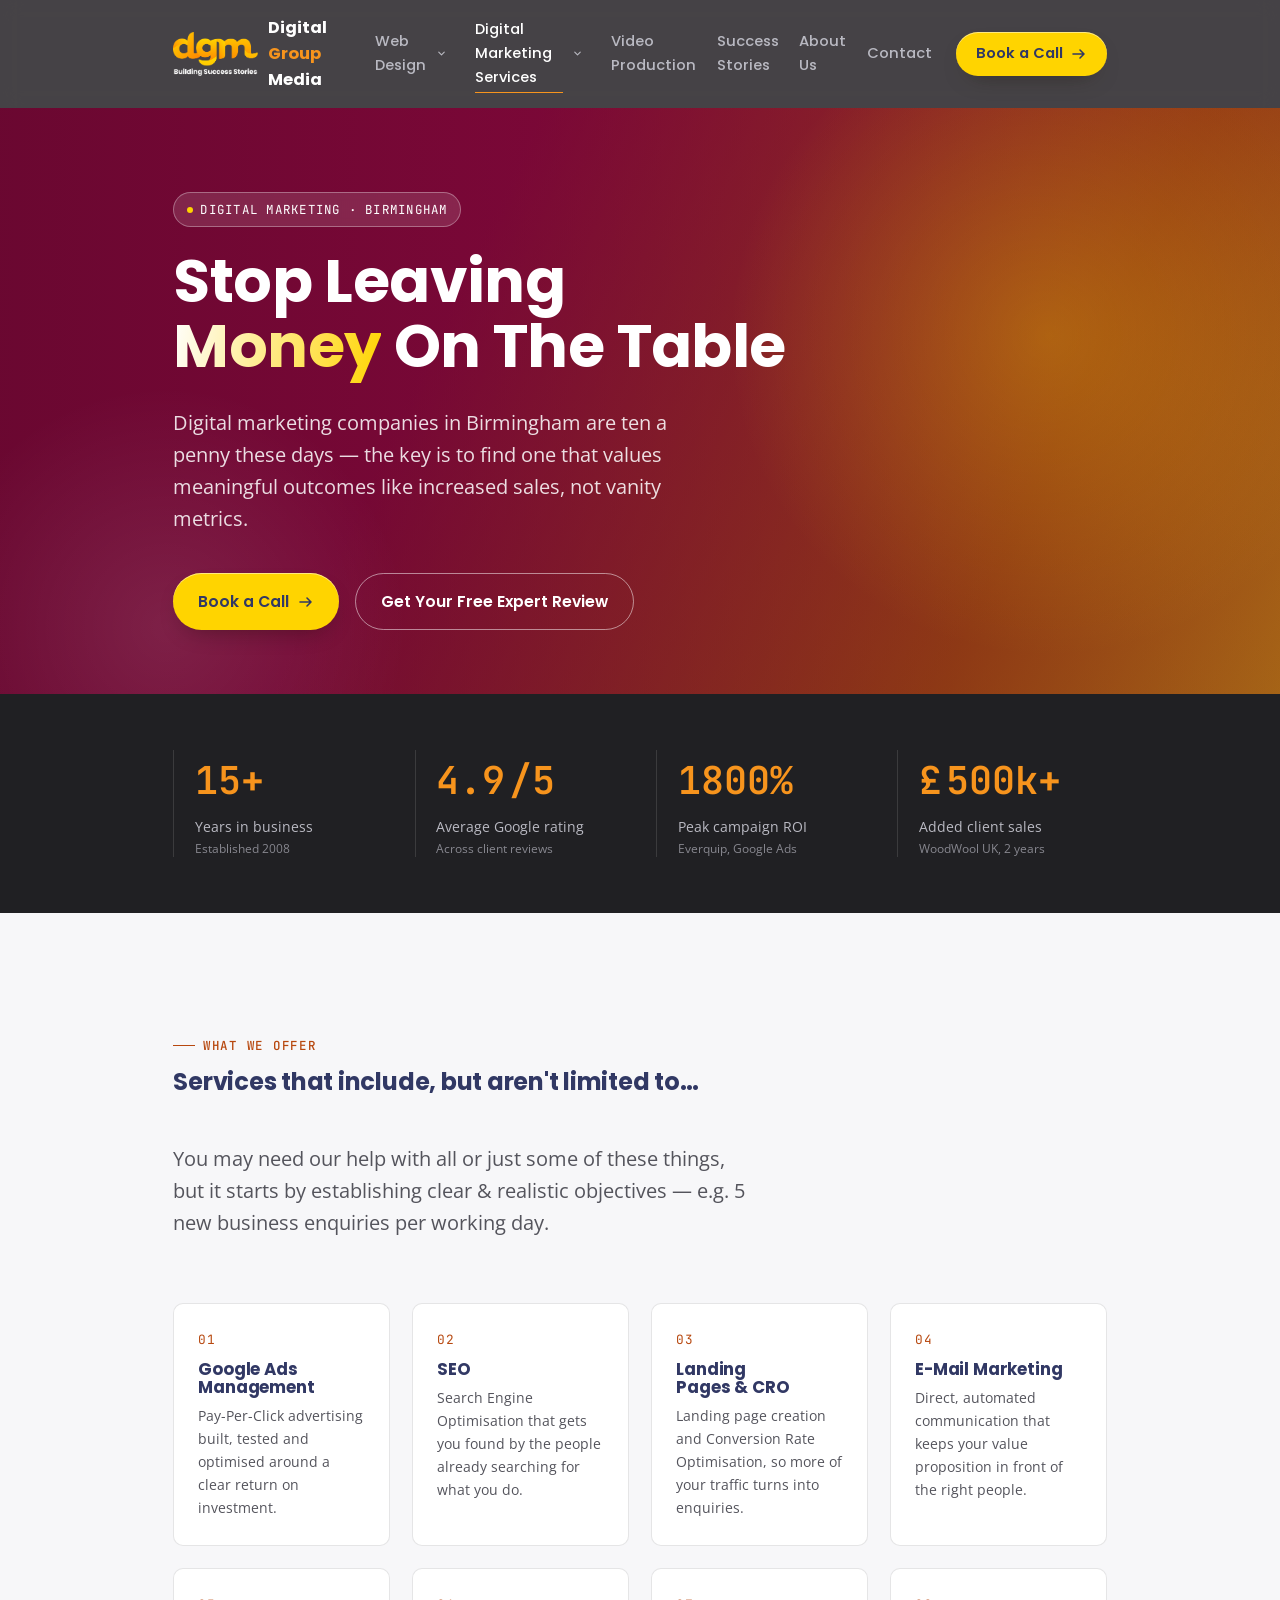
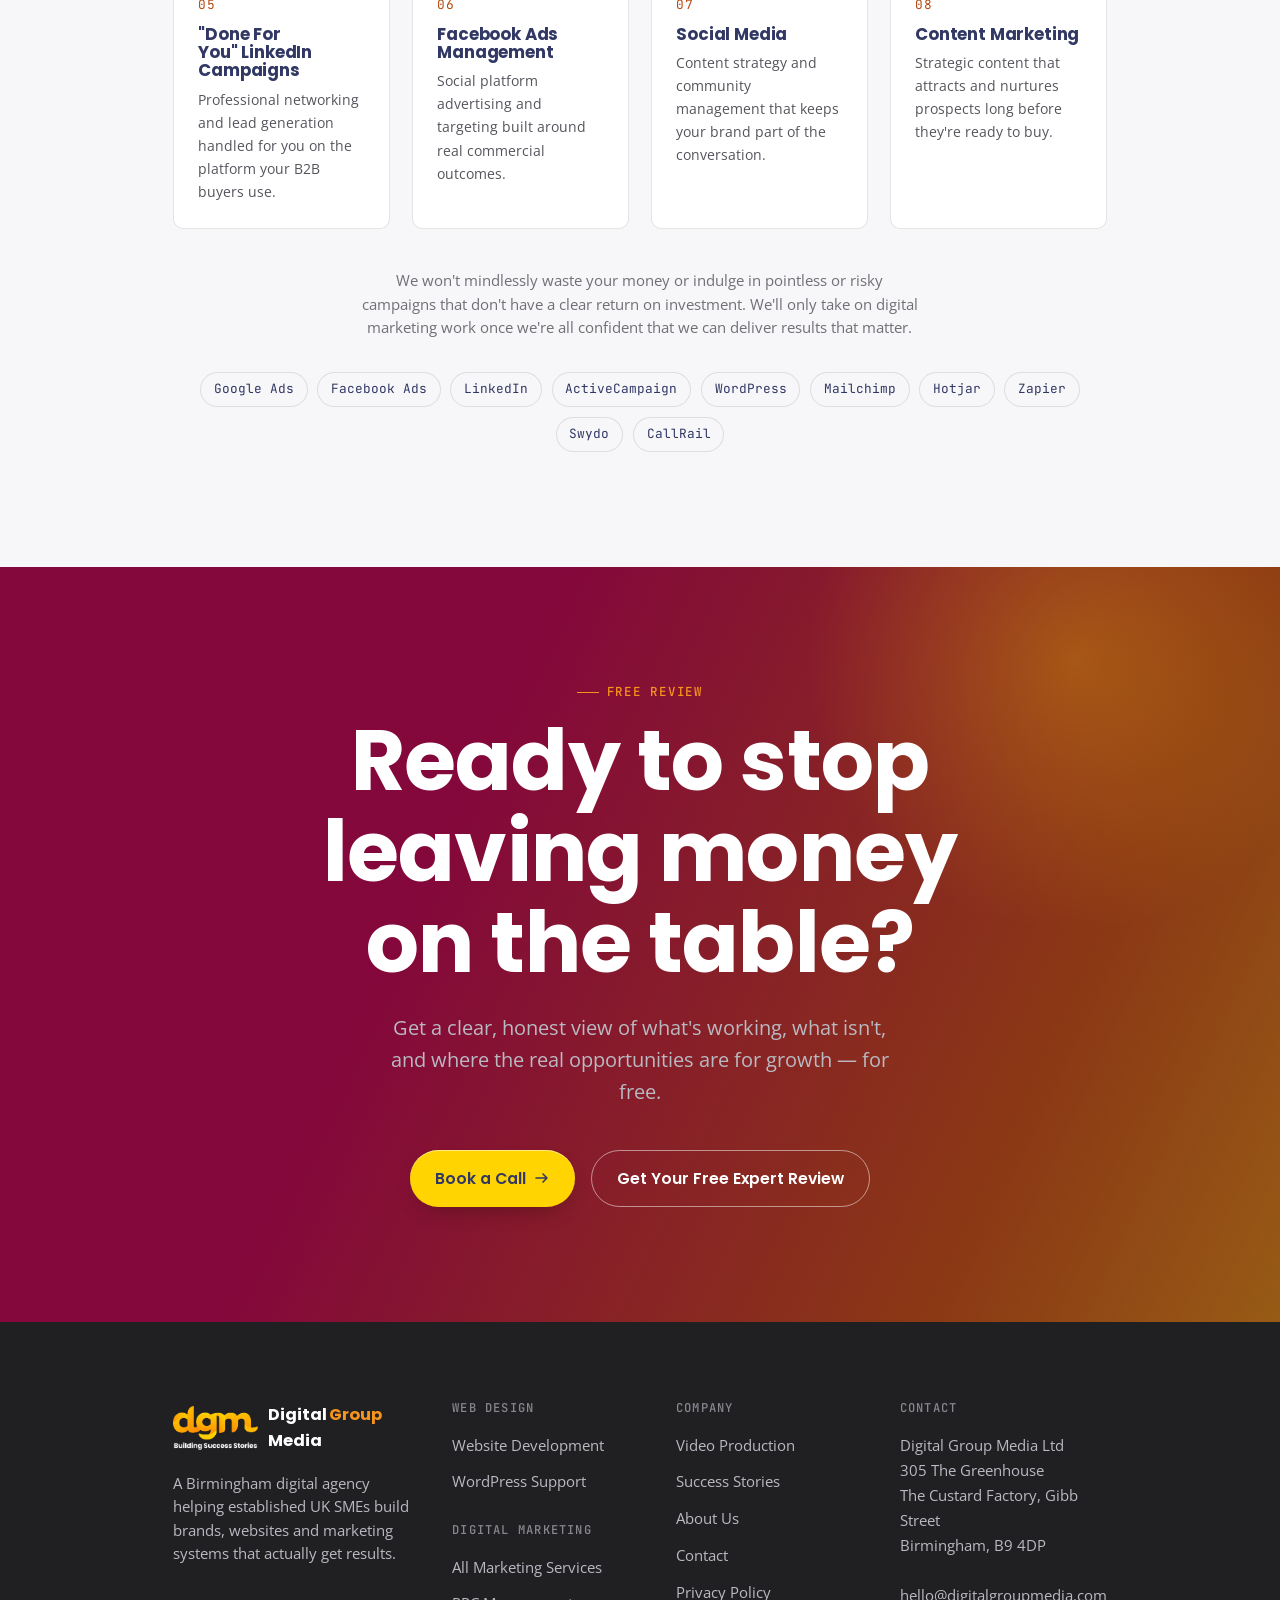
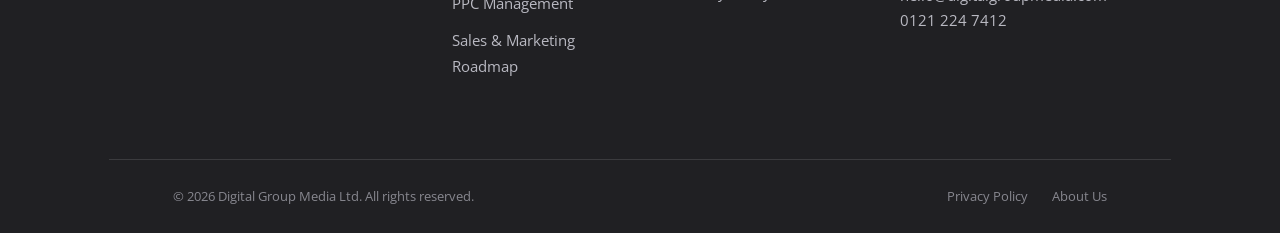
<file: digital-marketing-services.html>
<!doctype html>
<html lang="en-GB">
<head>
<meta charset="utf-8">
<meta name="viewport" content="width=device-width, initial-scale=1, viewport-fit=cover">
<title>Digital Marketing Services | Digital Group Media</title>
<meta name="description" content="Results-focused digital marketing for UK SMEs: Google Ads, SEO, landing pages, email, LinkedIn, Facebook Ads, social and content marketing.">
<link rel="preconnect" href="https://fonts.googleapis.com">
<link rel="preconnect" href="https://fonts.gstatic.com" crossorigin>
<link rel="stylesheet" href="https://fonts.googleapis.com/css2?family=Poppins:wght@400;500;600;700;800&family=Open+Sans:wght@400;500;600;700&family=JetBrains+Mono:wght@400;500;600&display=swap">
<link rel="stylesheet" href="assets/css/styles.css">
</head>
<body>
<svg class="icon-defs" aria-hidden="true">
  <symbol id="ic-arrow" viewBox="0 0 16 16"><path d="M2 8h11M9 4l4 4-4 4" fill="none" stroke="currentColor" stroke-width="1.6" stroke-linecap="round" stroke-linejoin="round"/></symbol>
  <symbol id="ic-arrow-up" viewBox="0 0 16 16"><path d="M2 14 14 2M6 2h8v8" fill="none" stroke="currentColor" stroke-width="1.6" stroke-linecap="round" stroke-linejoin="round"/></symbol>
  <symbol id="ic-chevron" viewBox="0 0 16 16"><path d="M4 6l4 4 4-4" fill="none" stroke="currentColor" stroke-width="1.6" stroke-linecap="round" stroke-linejoin="round"/></symbol>
</svg>

<a class="skip-link" href="#main">Skip to main content</a>

<header class="site-header" id="siteHeader">
  <div class="wrap">
    <a class="brand" href="/">
      <img class="brand-mark" src="assets/images/logo-dgm.png" alt="" width="237" height="123">
      <span class="brand-word"><span class="brand-full">Digital <b>Group</b> Media</span><span class="brand-short">D<b>G</b>M</span></span>
    </a>
    <nav class="nav-links" aria-label="Primary">
      <div class="nav-item has-dropdown">
        <a class="nav-parent-link" href="web-design">Web Design</a>
        <button class="nav-caret-btn" type="button" aria-expanded="false" aria-controls="dd-1" aria-label="Show Web Design submenu">
          <svg class="nav-caret" aria-hidden="true"><use href="#ic-chevron"/></svg>
        </button>
        <div class="nav-dropdown" id="dd-1">
          <a href="web-design">Website Development</a>
        <a href="support">WordPress Support</a>
        </div>
      </div>
      <div class="nav-item has-dropdown">
        <a class="nav-parent-link" href="digital-marketing-services" aria-current="page">Digital Marketing Services</a>
        <button class="nav-caret-btn" type="button" aria-expanded="false" aria-controls="dd-2" aria-label="Show Digital Marketing Services submenu">
          <svg class="nav-caret" aria-hidden="true"><use href="#ic-chevron"/></svg>
        </button>
        <div class="nav-dropdown" id="dd-2">
          <a href="ppc-management">PPC Management</a>
        <a href="sales-and-marketing-roadmap">Sales and Marketing Roadmap</a>
        </div>
      </div>
      <a href="videography-services">Video Production</a>
      <a href="success-stories">Success Stories</a>
      <a href="about-us">About Us</a>
      <a href="contact">Contact</a>
    </nav>
    <div class="nav-actions">
      <a class="btn btn-primary" href="contact">Book a Call<svg class="ic" aria-hidden="true"><use href="#ic-arrow"/></svg></a>
      <button class="nav-toggle" id="navToggle" aria-expanded="false" aria-controls="mobileNav" aria-label="Open menu">
        <span class="nav-toggle-bars"><span></span><span></span><span></span></span>
      </button>
    </div>
  </div>
</header>

<nav class="mobile-nav" id="mobileNav" aria-label="Mobile">
  <a href="/">Home</a>
  <a href="web-design">Web Design</a>
  <a class="mobile-sub" href="web-design">Website Development</a>
  <a class="mobile-sub" href="support">WordPress Support</a>
  <a href="digital-marketing-services" aria-current="page">Digital Marketing Services</a>
  <a class="mobile-sub" href="ppc-management">PPC Management</a>
  <a class="mobile-sub" href="sales-and-marketing-roadmap">Sales and Marketing Roadmap</a>
  <a href="videography-services">Video Production</a>
  <a href="success-stories">Success Stories</a>
  <a href="about-us">About Us</a>
  <a href="contact">Contact</a>
  <a class="btn btn-primary" href="contact">Book a Call<svg class="ic" aria-hidden="true"><use href="#ic-arrow"/></svg></a>
</nav>

<main id="main">
  <section class="hero hero--page" aria-labelledby="hero-h1">
    <div class="hero-grid" aria-hidden="true"></div>
    <canvas class="hero-canvas" id="heroCanvas" aria-hidden="true"></canvas>
    <div class="wrap">
      <span class="hero-badge"><span class="dot"></span>DIGITAL MARKETING &middot; BIRMINGHAM</span>
      <h1 id="hero-h1">Stop Leaving <span class="hl">Money</span> On The Table</h1>
      <p class="hero-sub">Digital marketing companies in Birmingham are ten a penny these days &mdash; the key is to find one that values meaningful outcomes like increased sales, not vanity metrics.</p>
      <div class="hero-cta">
        <a class="btn btn-primary" href="contact">Book a Call<svg class="ic" aria-hidden="true"><use href="#ic-arrow"/></svg></a>
        <a class="btn btn-ghost" href="contact">Get Your Free Expert Review</a>
      </div>
    </div>
  </section>

  <section class="stats-strip" aria-label="Numbers from the work">
    <div class="wrap">
      <div class="stats-grid reveal-stagger">
        <div class="stat">
          <span class="stat-num"><span class="js-count" data-count="15" data-suffix="+">0</span></span>
          <p class="stat-cap">Years in business<em>Established 2008</em></p>
        </div>
        <div class="stat">
          <span class="stat-num"><span class="js-count" data-count="4.9" data-decimals="1">0</span>/5</span>
          <p class="stat-cap">Average Google rating<em>Across client reviews</em></p>
        </div>
        <div class="stat">
          <span class="stat-num"><span class="js-count" data-count="1800" data-suffix="%">0</span></span>
          <p class="stat-cap">Peak campaign ROI<em>Everquip, Google Ads</em></p>
        </div>
        <div class="stat">
          <span class="stat-num">&#163;<span class="js-count" data-count="500" data-suffix="k+">0</span></span>
          <p class="stat-cap">Added client sales<em>WoodWool UK, 2 years</em></p>
        </div>
      </div>
    </div>
  </section>

  <section class="section-pad" aria-labelledby="dm-h2">
    <div class="wrap">
      <div class="head-row reveal">
        <div>
          <span class="eyebrow">What We Offer</span>
          <h2 id="dm-h2">Services that include, but aren't limited to&hellip;</h2>
        </div>
        <p class="lead">You may need our help with all or just some of these things, but it starts by establishing clear &amp; realistic objectives &mdash; e.g. 5 new business enquiries per working day.</p>
      </div>
      <div class="feat-grid reveal-stagger">
        <div class="feat-card">
          <div class="feat-num">01</div>
          <h3>Google Ads Management</h3>
          <p>Pay-Per-Click advertising built, tested and optimised around a clear return on investment.</p>
        </div>
        <div class="feat-card">
          <div class="feat-num">02</div>
          <h3>SEO</h3>
          <p>Search Engine Optimisation that gets you found by the people already searching for what you do.</p>
        </div>
        <div class="feat-card">
          <div class="feat-num">03</div>
          <h3>Landing Pages &amp; CRO</h3>
          <p>Landing page creation and Conversion Rate Optimisation, so more of your traffic turns into enquiries.</p>
        </div>
        <div class="feat-card">
          <div class="feat-num">04</div>
          <h3>E-Mail Marketing</h3>
          <p>Direct, automated communication that keeps your value proposition in front of the right people.</p>
        </div>
        <div class="feat-card">
          <div class="feat-num">05</div>
          <h3>"Done For You" LinkedIn Campaigns</h3>
          <p>Professional networking and lead generation handled for you on the platform your B2B buyers use.</p>
        </div>
        <div class="feat-card">
          <div class="feat-num">06</div>
          <h3>Facebook Ads Management</h3>
          <p>Social platform advertising and targeting built around real commercial outcomes.</p>
        </div>
        <div class="feat-card">
          <div class="feat-num">07</div>
          <h3>Social Media</h3>
          <p>Content strategy and community management that keeps your brand part of the conversation.</p>
        </div>
        <div class="feat-card">
          <div class="feat-num">08</div>
          <h3>Content Marketing</h3>
          <p>Strategic content that attracts and nurtures prospects long before they're ready to buy.</p>
        </div>
      </div>
      <p class="tier-note" style="text-align:center;margin-top:2.5rem;color:var(--text-mute);font-size:.92rem;max-width:62ch;margin-inline:auto;">We won't mindlessly waste your money or indulge in pointless or risky campaigns that don't have a clear return on investment. We'll only take on digital marketing work once we're all confident that we can deliver results that matter.</p>
      <div class="team-strip reveal" style="margin-top:2rem;justify-content:center;">
        <span class="team-chip">Google Ads</span>
        <span class="team-chip">Facebook Ads</span>
        <span class="team-chip">LinkedIn</span>
        <span class="team-chip">ActiveCampaign</span>
        <span class="team-chip">WordPress</span>
        <span class="team-chip">Mailchimp</span>
        <span class="team-chip">Hotjar</span>
        <span class="team-chip">Zapier</span>
        <span class="team-chip">Swydo</span>
        <span class="team-chip">CallRail</span>
      </div>
    </div>
  </section>

  <section class="cta-final section-pad on-dark" id="final-cta" aria-labelledby="cta-h2">
    <canvas class="signal-web" id="ctaCanvas" aria-hidden="true"></canvas>
    <div class="wrap">
      <span class="eyebrow">Free Review</span>
      <h2 id="cta-h2" class="reveal">Ready to stop leaving money on the table?</h2>
      <p class="lead reveal">Get a clear, honest view of what's working, what isn't, and where the real opportunities are for growth &mdash; for free.</p>
      <div class="hero-cta reveal">
        <a class="btn btn-primary" href="contact">Book a Call<svg class="ic" aria-hidden="true"><use href="#ic-arrow"/></svg></a>
        <a class="btn btn-ghost" href="contact">Get Your Free Expert Review</a>
      </div>
    </div>
  </section>

</main>

<footer class="site-footer">
  <div class="wrap footer-top">
    <div class="footer-brand">
      <a class="brand" href="/">
        <img class="brand-mark" src="assets/images/logo-dgm.png" alt="" width="237" height="123">
        <span class="brand-word">Digital <b>Group</b> Media</span>
      </a>
      <p>A Birmingham digital agency helping established UK SMEs build brands, websites and marketing systems that actually get results.</p>
    </div>
    <div class="footer-col">
      <h4>Web Design</h4>
      <ul>
        <li><a href="web-design">Website Development</a></li>
        <li><a href="support">WordPress Support</a></li>
      </ul>
      <h4 class="footer-col-spaced">Digital Marketing</h4>
      <ul>
        <li><a href="digital-marketing-services">All Marketing Services</a></li>
        <li><a href="ppc-management">PPC Management</a></li>
        <li><a href="sales-and-marketing-roadmap">Sales &amp; Marketing Roadmap</a></li>
      </ul>
    </div>
    <div class="footer-col">
      <h4>Company</h4>
      <ul>
        <li><a href="videography-services">Video Production</a></li>
        <li><a href="success-stories">Success Stories</a></li>
        <li><a href="about-us">About Us</a></li>
        <li><a href="contact">Contact</a></li>
        <li><a href="privacy-policy">Privacy Policy</a></li>
      </ul>
    </div>
    <div class="footer-col">
      <h4>Contact</h4>
      <address>
        Digital Group Media Ltd<br>
        305 The Greenhouse<br>
        The Custard Factory, Gibb Street<br>
        Birmingham, B9 4DP<br><br>
        <a href="mailto:hello@digitalgroupmedia.com">hello@digitalgroupmedia.com</a><br>
        <a href="tel:01212247412">0121 224 7412</a>
      </address>
    </div>
  </div>
  <div class="wrap footer-bottom">
    <span>&copy; <span id="year">2026</span> Digital Group Media Ltd. All rights reserved.</span>
    <span class="footer-legal">
      <a href="privacy-policy">Privacy Policy</a>
      <a href="about-us">About Us</a>
    </span>
  </div>
</footer>

<script type="application/ld+json">
{
  "@context": "https://schema.org",
  "@type": "ProfessionalService",
  "name": "Digital Group Media",
  "description": "Results-focused digital marketing for UK SMEs: Google Ads, SEO, landing pages, email, LinkedIn, Facebook Ads, social and content marketing.",
  "url": "https://digitalgroupmedia.com/",
  "telephone": "+441212247412",
  "email": "hello@digitalgroupmedia.com",
  "address": {
    "@type": "PostalAddress",
    "streetAddress": "305 The Greenhouse, The Custard Factory, Gibb Street",
    "addressLocality": "Birmingham",
    "postalCode": "B9 4DP",
    "addressCountry": "GB"
  },
  "foundingDate": "2008",
  "aggregateRating": {
    "@type": "AggregateRating",
    "ratingValue": "4.9",
    "ratingCount": "1",
    "bestRating": "5"
  }
}
</script>
<script src="assets/js/main.js"></script>
</body>
</html>
</file>
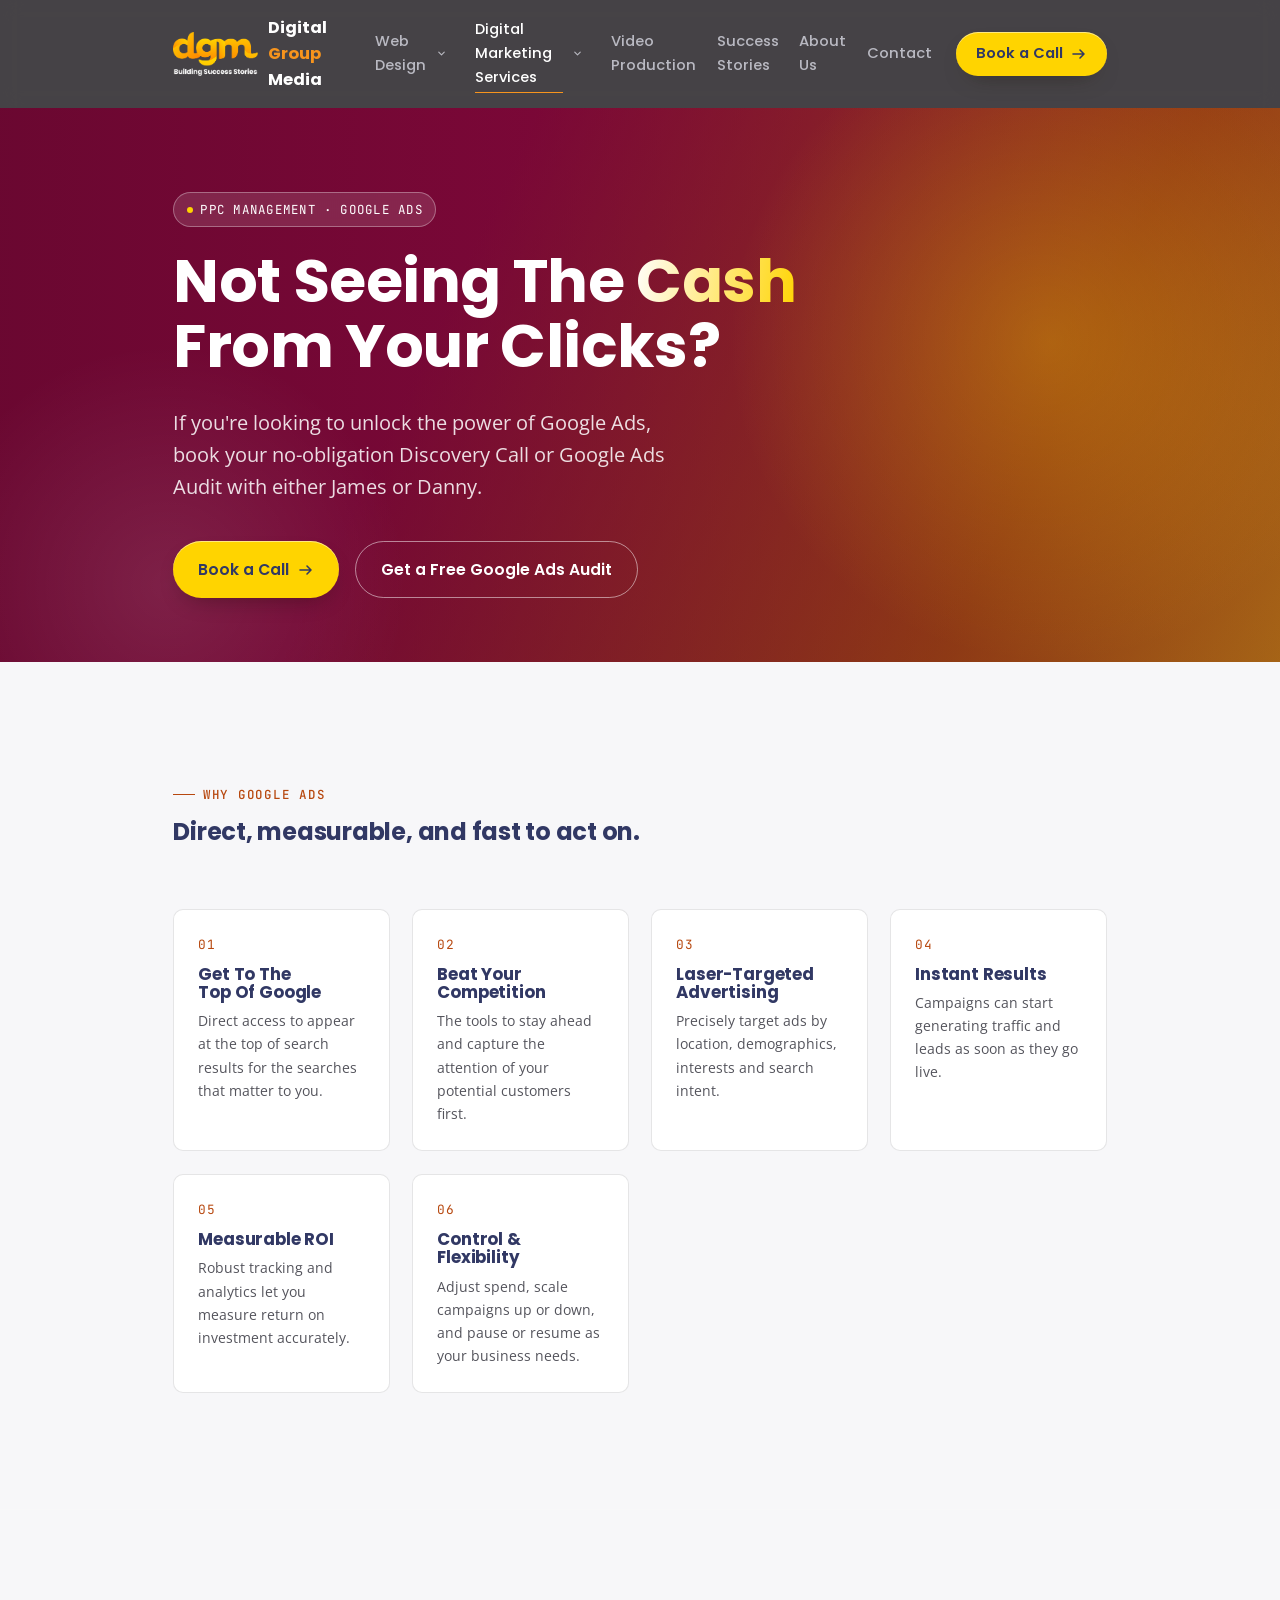
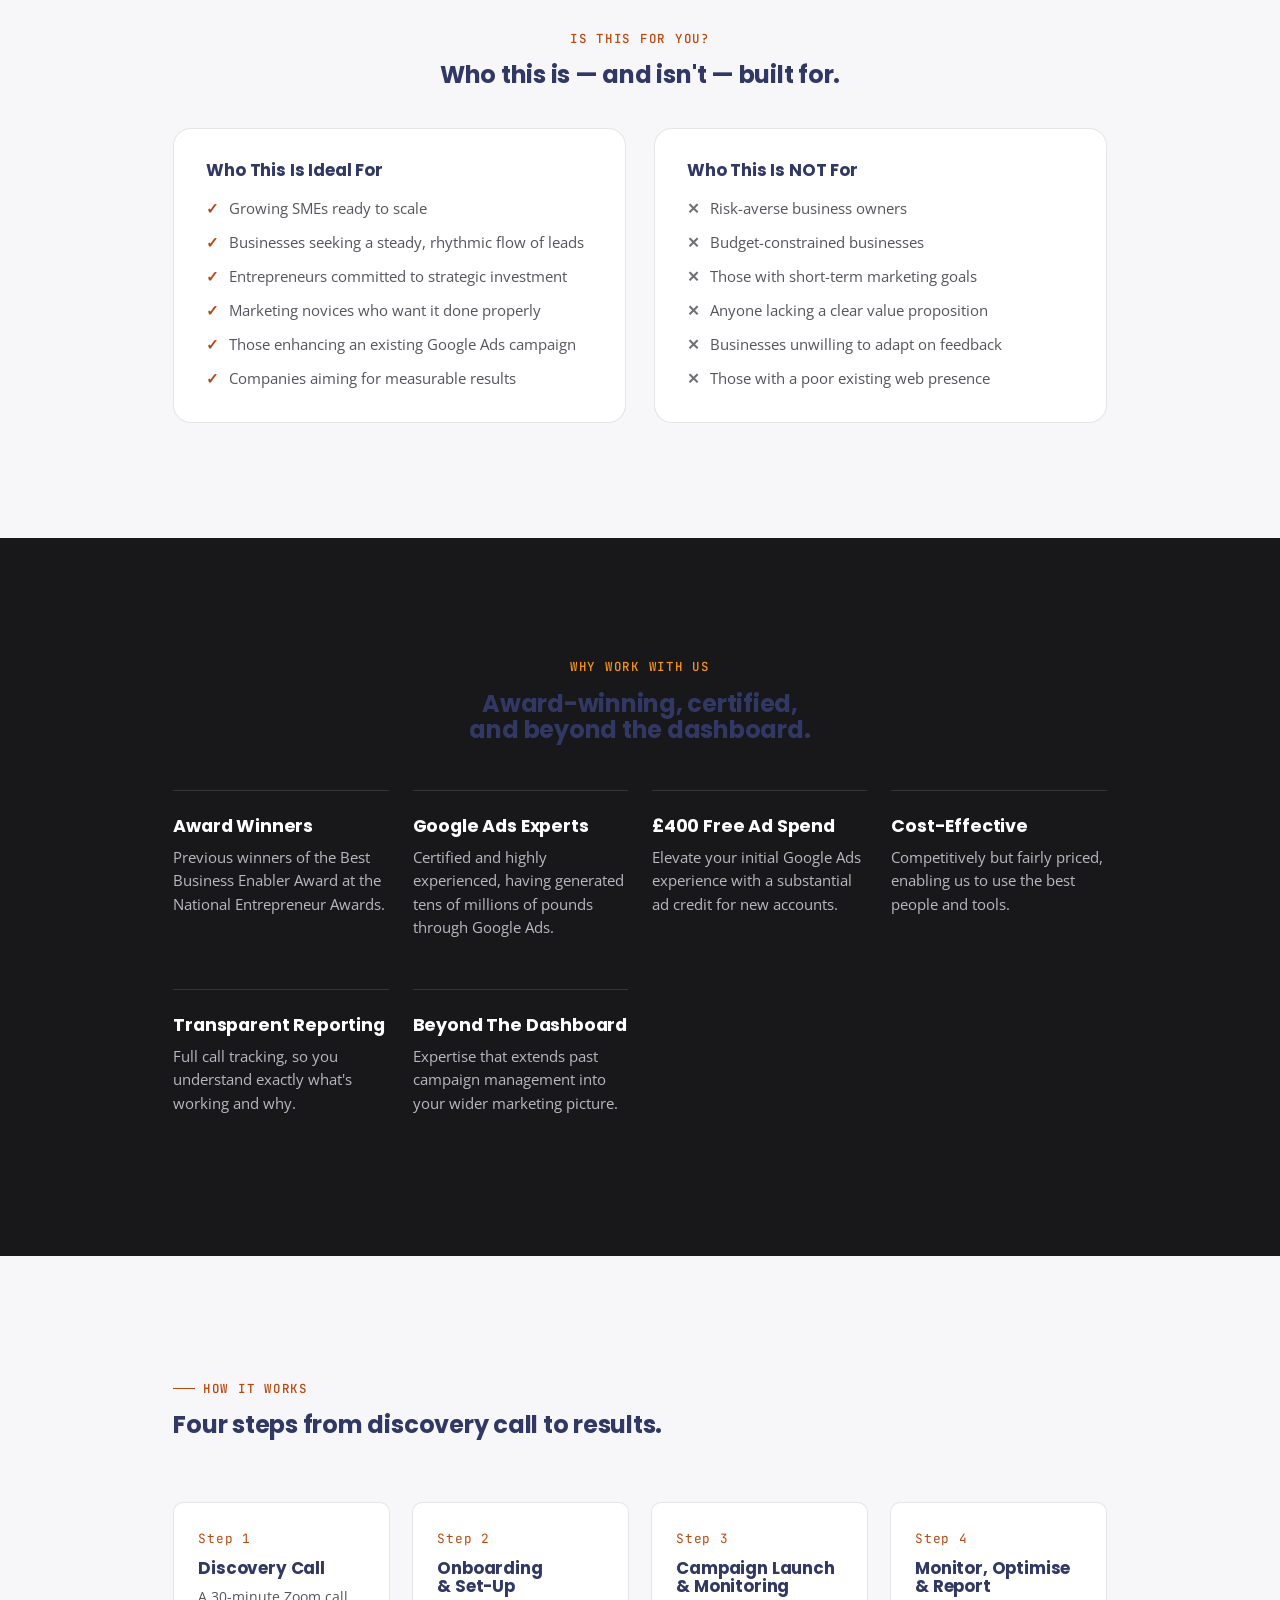
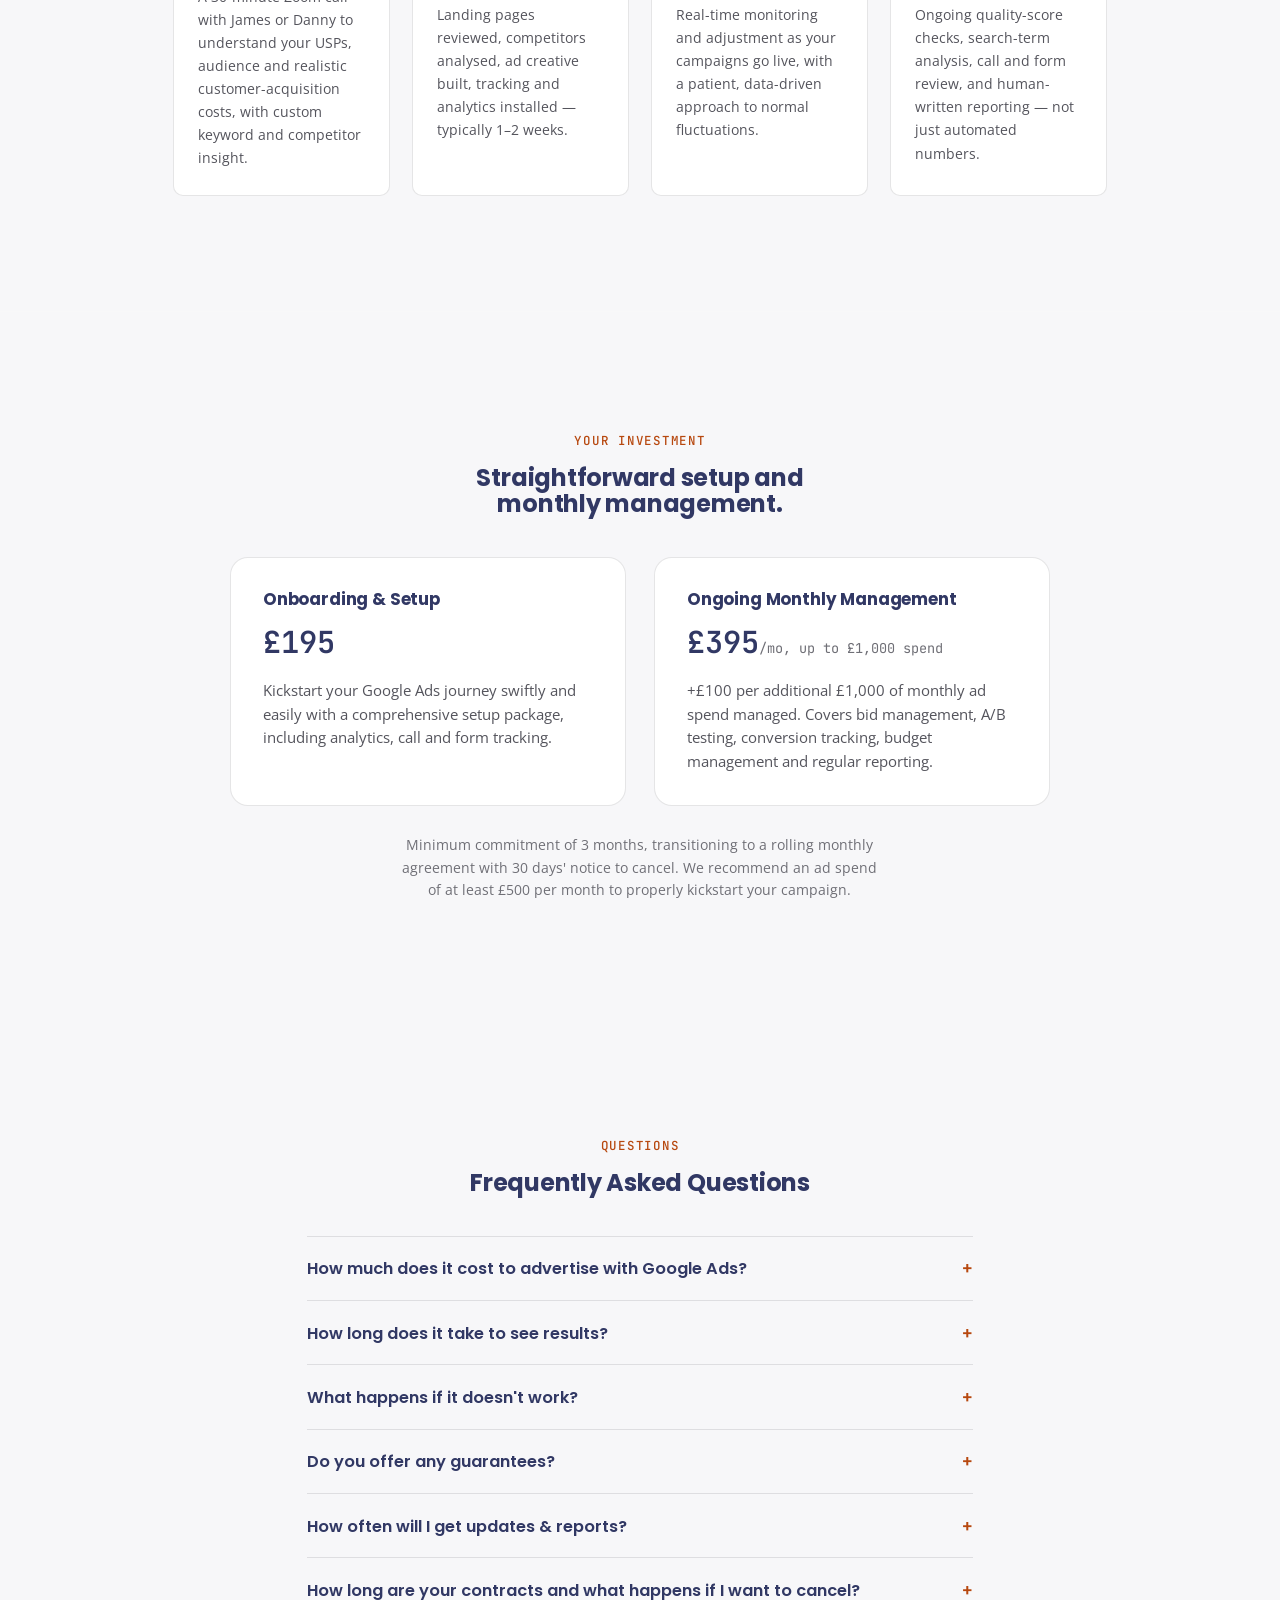
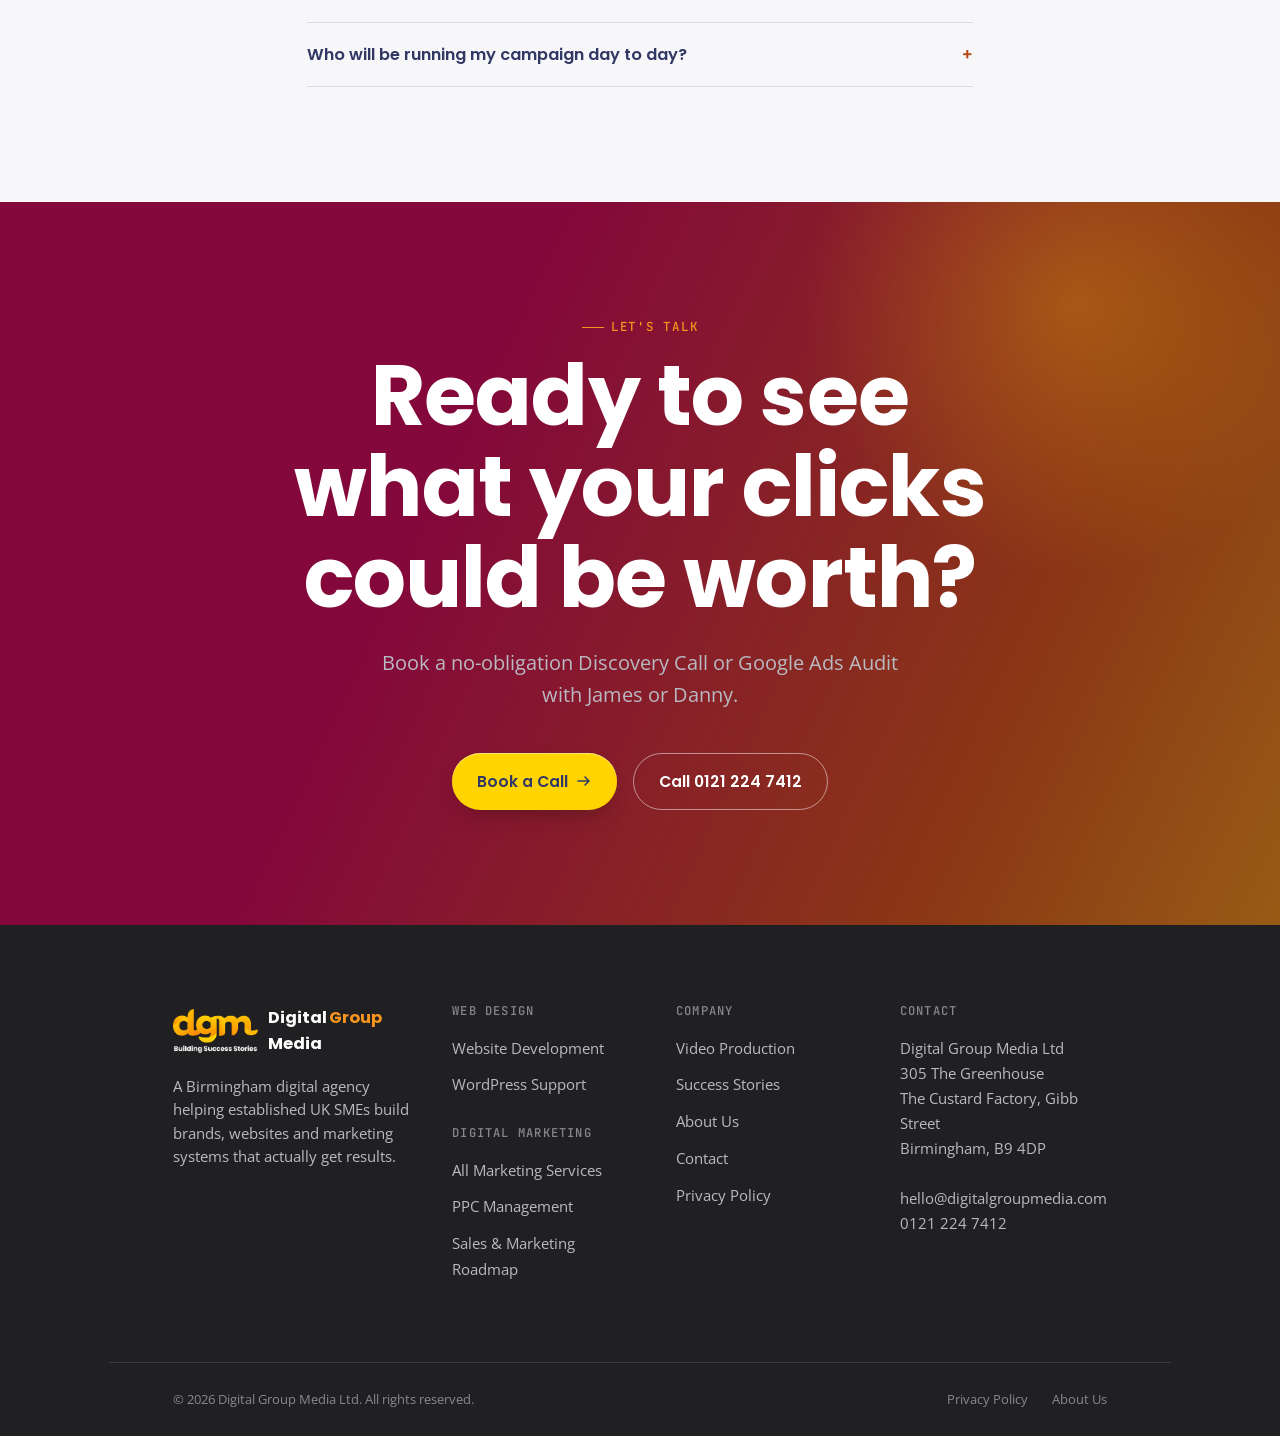
<file: ppc-management.html>
<!doctype html>
<html lang="en-GB">
<head>
<meta charset="utf-8">
<meta name="viewport" content="width=device-width, initial-scale=1, viewport-fit=cover">
<title>PPC Management | Google Ads | Digital Group Media</title>
<meta name="description" content="Google Ads (PPC) management from Digital Group Media, Birmingham — certified experts, transparent reporting, from £195 setup and £395/mo management.">
<link rel="preconnect" href="https://fonts.googleapis.com">
<link rel="preconnect" href="https://fonts.gstatic.com" crossorigin>
<link rel="stylesheet" href="https://fonts.googleapis.com/css2?family=Poppins:wght@400;500;600;700;800&family=Open+Sans:wght@400;500;600;700&family=JetBrains+Mono:wght@400;500;600&display=swap">
<link rel="stylesheet" href="assets/css/styles.css">
</head>
<body>
<svg class="icon-defs" aria-hidden="true">
  <symbol id="ic-arrow" viewBox="0 0 16 16"><path d="M2 8h11M9 4l4 4-4 4" fill="none" stroke="currentColor" stroke-width="1.6" stroke-linecap="round" stroke-linejoin="round"/></symbol>
  <symbol id="ic-arrow-up" viewBox="0 0 16 16"><path d="M2 14 14 2M6 2h8v8" fill="none" stroke="currentColor" stroke-width="1.6" stroke-linecap="round" stroke-linejoin="round"/></symbol>
  <symbol id="ic-chevron" viewBox="0 0 16 16"><path d="M4 6l4 4 4-4" fill="none" stroke="currentColor" stroke-width="1.6" stroke-linecap="round" stroke-linejoin="round"/></symbol>
</svg>

<a class="skip-link" href="#main">Skip to main content</a>

<header class="site-header" id="siteHeader">
  <div class="wrap">
    <a class="brand" href="/">
      <img class="brand-mark" src="assets/images/logo-dgm.png" alt="" width="237" height="123">
      <span class="brand-word"><span class="brand-full">Digital <b>Group</b> Media</span><span class="brand-short">D<b>G</b>M</span></span>
    </a>
    <nav class="nav-links" aria-label="Primary">
      <div class="nav-item has-dropdown">
        <a class="nav-parent-link" href="web-design">Web Design</a>
        <button class="nav-caret-btn" type="button" aria-expanded="false" aria-controls="dd-1" aria-label="Show Web Design submenu">
          <svg class="nav-caret" aria-hidden="true"><use href="#ic-chevron"/></svg>
        </button>
        <div class="nav-dropdown" id="dd-1">
          <a href="web-design">Website Development</a>
        <a href="support">WordPress Support</a>
        </div>
      </div>
      <div class="nav-item has-dropdown">
        <a class="nav-parent-link" href="digital-marketing-services" aria-current="page">Digital Marketing Services</a>
        <button class="nav-caret-btn" type="button" aria-expanded="false" aria-controls="dd-2" aria-label="Show Digital Marketing Services submenu">
          <svg class="nav-caret" aria-hidden="true"><use href="#ic-chevron"/></svg>
        </button>
        <div class="nav-dropdown" id="dd-2">
          <a href="ppc-management" aria-current="page">PPC Management</a>
        <a href="sales-and-marketing-roadmap">Sales and Marketing Roadmap</a>
        </div>
      </div>
      <a href="videography-services">Video Production</a>
      <a href="success-stories">Success Stories</a>
      <a href="about-us">About Us</a>
      <a href="contact">Contact</a>
    </nav>
    <div class="nav-actions">
      <a class="btn btn-primary" href="contact">Book a Call<svg class="ic" aria-hidden="true"><use href="#ic-arrow"/></svg></a>
      <button class="nav-toggle" id="navToggle" aria-expanded="false" aria-controls="mobileNav" aria-label="Open menu">
        <span class="nav-toggle-bars"><span></span><span></span><span></span></span>
      </button>
    </div>
  </div>
</header>

<nav class="mobile-nav" id="mobileNav" aria-label="Mobile">
  <a href="/">Home</a>
  <a href="web-design">Web Design</a>
  <a class="mobile-sub" href="web-design">Website Development</a>
  <a class="mobile-sub" href="support">WordPress Support</a>
  <a href="digital-marketing-services" aria-current="page">Digital Marketing Services</a>
  <a class="mobile-sub" href="ppc-management" aria-current="page">PPC Management</a>
  <a class="mobile-sub" href="sales-and-marketing-roadmap">Sales and Marketing Roadmap</a>
  <a href="videography-services">Video Production</a>
  <a href="success-stories">Success Stories</a>
  <a href="about-us">About Us</a>
  <a href="contact">Contact</a>
  <a class="btn btn-primary" href="contact">Book a Call<svg class="ic" aria-hidden="true"><use href="#ic-arrow"/></svg></a>
</nav>

<main id="main">
  <section class="hero hero--page" aria-labelledby="hero-h1">
    <div class="hero-grid" aria-hidden="true"></div>
    <canvas class="hero-canvas" id="heroCanvas" aria-hidden="true"></canvas>
    <div class="wrap">
      <span class="hero-badge"><span class="dot"></span>PPC MANAGEMENT &middot; GOOGLE ADS</span>
      <h1 id="hero-h1">Not Seeing The <span class="hl">Cash</span> From Your Clicks?</h1>
      <p class="hero-sub">If you're looking to unlock the power of Google Ads, book your no-obligation Discovery Call or Google Ads Audit with either James or Danny.</p>
      <div class="hero-cta">
        <a class="btn btn-primary" href="contact">Book a Call<svg class="ic" aria-hidden="true"><use href="#ic-arrow"/></svg></a>
        <a class="btn btn-ghost" href="contact">Get a Free Google Ads Audit</a>
      </div>
    </div>
  </section>

  <section class="section-pad" aria-labelledby="why-ads-h2">
    <div class="wrap">
      <div class="head-row reveal">
        <div><span class="eyebrow">Why Google Ads</span><h2 id="why-ads-h2">Direct, measurable, and fast to act on.</h2></div>
      </div>
      <div class="feat-grid reveal-stagger">
        <div class="feat-card"><div class="feat-num">01</div><h3>Get To The Top Of Google</h3><p>Direct access to appear at the top of search results for the searches that matter to you.</p></div>
        <div class="feat-card"><div class="feat-num">02</div><h3>Beat Your Competition</h3><p>The tools to stay ahead and capture the attention of your potential customers first.</p></div>
        <div class="feat-card"><div class="feat-num">03</div><h3>Laser-Targeted Advertising</h3><p>Precisely target ads by location, demographics, interests and search intent.</p></div>
        <div class="feat-card"><div class="feat-num">04</div><h3>Instant Results</h3><p>Campaigns can start generating traffic and leads as soon as they go live.</p></div>
        <div class="feat-card"><div class="feat-num">05</div><h3>Measurable ROI</h3><p>Robust tracking and analytics let you measure return on investment accurately.</p></div>
        <div class="feat-card"><div class="feat-num">06</div><h3>Control &amp; Flexibility</h3><p>Adjust spend, scale campaigns up or down, and pause or resume as your business needs.</p></div>
      </div>
    </div>
  </section>

  <div class="signal-divider" aria-hidden="true"></div>

  <section class="section-pad" aria-labelledby="ideal-h2">
    <div class="wrap">
      <div class="center-head reveal">
        <span class="eyebrow">Is This For You?</span>
        <h2 id="ideal-h2">Who this is &mdash; and isn't &mdash; built for.</h2>
      </div>
      <div class="check-grid reveal-stagger" style="margin-top:2.5rem;">
        <div class="check-col is-yes">
          <h3>Who This Is Ideal For</h3>
          <ul>
            <li>Growing SMEs ready to scale</li>
            <li>Businesses seeking a steady, rhythmic flow of leads</li>
            <li>Entrepreneurs committed to strategic investment</li>
            <li>Marketing novices who want it done properly</li>
            <li>Those enhancing an existing Google Ads campaign</li>
            <li>Companies aiming for measurable results</li>
          </ul>
        </div>
        <div class="check-col is-no">
          <h3>Who This Is NOT For</h3>
          <ul>
            <li>Risk-averse business owners</li>
            <li>Budget-constrained businesses</li>
            <li>Those with short-term marketing goals</li>
            <li>Anyone lacking a clear value proposition</li>
            <li>Businesses unwilling to adapt on feedback</li>
            <li>Those with a poor existing web presence</li>
          </ul>
        </div>
      </div>
    </div>
  </section>

  <section class="section-pad on-dark why" aria-labelledby="why-us-h2">
    <div class="wrap">
      <div class="center-head reveal">
        <span class="eyebrow">Why Work With Us</span>
        <h2 id="why-us-h2">Award-winning, certified, and beyond the dashboard.</h2>
      </div>
      <div class="values-grid reveal-stagger" style="margin-top:3rem;">
        <div class="value-card"><h3>Award Winners</h3><p>Previous winners of the Best Business Enabler Award at the National Entrepreneur Awards.</p></div>
        <div class="value-card"><h3>Google Ads Experts</h3><p>Certified and highly experienced, having generated tens of millions of pounds through Google Ads.</p></div>
        <div class="value-card"><h3>&#163;400 Free Ad Spend</h3><p>Elevate your initial Google Ads experience with a substantial ad credit for new accounts.</p></div>
        <div class="value-card"><h3>Cost-Effective</h3><p>Competitively but fairly priced, enabling us to use the best people and tools.</p></div>
        <div class="value-card"><h3>Transparent Reporting</h3><p>Full call tracking, so you understand exactly what's working and why.</p></div>
        <div class="value-card"><h3>Beyond The Dashboard</h3><p>Expertise that extends past campaign management into your wider marketing picture.</p></div>
      </div>
    </div>
  </section>

  <section class="section-pad" aria-labelledby="how-h2">
    <div class="wrap">
      <div class="head-row reveal">
        <div><span class="eyebrow">How It Works</span><h2 id="how-h2">Four steps from discovery call to results.</h2></div>
      </div>
      <div class="feat-grid reveal-stagger">
        <div class="feat-card"><div class="feat-num">Step 1</div><h3>Discovery Call</h3><p>A 30-minute Zoom call with James or Danny to understand your USPs, audience and realistic customer-acquisition costs, with custom keyword and competitor insight.</p></div>
        <div class="feat-card"><div class="feat-num">Step 2</div><h3>Onboarding &amp; Set-Up</h3><p>Landing pages reviewed, competitors analysed, ad creative built, tracking and analytics installed &mdash; typically 1&ndash;2 weeks.</p></div>
        <div class="feat-card"><div class="feat-num">Step 3</div><h3>Campaign Launch &amp; Monitoring</h3><p>Real-time monitoring and adjustment as your campaigns go live, with a patient, data-driven approach to normal fluctuations.</p></div>
        <div class="feat-card"><div class="feat-num">Step 4</div><h3>Monitor, Optimise &amp; Report</h3><p>Ongoing quality-score checks, search-term analysis, call and form review, and human-written reporting &mdash; not just automated numbers.</p></div>
      </div>
    </div>
  </section>

  <div class="signal-divider" aria-hidden="true"></div>

  <section class="section-pad" aria-labelledby="price-h2">
    <div class="wrap">
      <div class="center-head reveal">
        <span class="eyebrow">Your Investment</span>
        <h2 id="price-h2">Straightforward setup and monthly management.</h2>
      </div>
      <div class="price-grid reveal-stagger" style="margin-top:2.5rem;">
        <div class="price-card">
          <h3>Onboarding &amp; Setup</h3>
          <div class="price-amount">&#163;195</div>
          <p class="price-desc">Kickstart your Google Ads journey swiftly and easily with a comprehensive setup package, including analytics, call and form tracking.</p>
        </div>
        <div class="price-card">
          <h3>Ongoing Monthly Management</h3>
          <div class="price-amount">&#163;395<span>/mo, up to &#163;1,000 spend</span></div>
          <p class="price-desc">+&#163;100 per additional &#163;1,000 of monthly ad spend managed. Covers bid management, A/B testing, conversion tracking, budget management and regular reporting.</p>
        </div>
      </div>
      <p style="text-align:center;margin-top:1.75rem;color:var(--text-mute);font-size:.88rem;max-width:60ch;margin-inline:auto;">Minimum commitment of 3 months, transitioning to a rolling monthly agreement with 30 days' notice to cancel. We recommend an ad spend of at least &#163;500 per month to properly kickstart your campaign.</p>
    </div>
  </section>

  <section class="section-pad" aria-labelledby="faq-h2">
    <div class="wrap">
      <div class="center-head reveal">
        <span class="eyebrow">Questions</span>
        <h2 id="faq-h2">Frequently Asked Questions</h2>
      </div>
      <div style="margin-top:2.5rem;">
<div class="faq-list reveal">
        <details><summary>How much does it cost to advertise with Google Ads?</summary><p>Two components: our management fee and your ad spend with Google. Our fee structure typically includes a one-time setup fee and a monthly management fee from £395/mo, with a recommended ad spend minimum of £500+ monthly. At the time of writing, the average cost per click across our managed accounts is around £1.21.</p></details>
        <details><summary>How long does it take to see results?</summary><p>Immediate visibility often occurs as soon as campaigns go live, but meaningful optimisation and results typically start emerging within the first 3 months, depending on industry competitiveness, ad spend and landing page quality.</p></details>
        <details><summary>What happens if it doesn't work?</summary><p>There's an element of risk in any advertising endeavour. We use Google's historical data to model expectations, and if a campaign isn't meeting its objectives, we'll be straightforward in our advice &mdash; including recommending a halt if that's in your best interest.</p></details>
        <details><summary>Do you offer any guarantees?</summary><p>An absolute guarantee of campaign success isn't realistic given the variables involved, but we guarantee our unwavering commitment to high-quality work, transparent reporting and regular updates, with no long-term binding contracts.</p></details>
        <details><summary>How often will I get updates &amp; reports?</summary><p>Regular monthly reports from your campaign manager, including a detailed Loom video recording covering the month's activity and results, plus weekly or ad-hoc updates by email or phone, Monday to Friday.</p></details>
        <details><summary>How long are your contracts and what happens if I want to cancel?</summary><p>A three-month commitment with a one-month notice period thereafter. We're not here to keep you financially shackled to us if you're not happy with the results.</p></details>
        <details><summary>Who will be running my campaign day to day?</summary><p>A team of Google Ads certified professionals reviews your account weekly, with a dedicated technician handling daily monitoring and a named account manager as your main point of contact.</p></details>
        </div>
      </div>
    </div>
  </section>

  <section class="cta-final section-pad on-dark" id="final-cta" aria-labelledby="cta-h2">
    <canvas class="signal-web" id="ctaCanvas" aria-hidden="true"></canvas>
    <div class="wrap">
      <span class="eyebrow">Let's Talk</span>
      <h2 id="cta-h2" class="reveal">Ready to see what your clicks could be worth?</h2>
      <p class="lead reveal">Book a no-obligation Discovery Call or Google Ads Audit with James or Danny.</p>
      <div class="hero-cta reveal">
        <a class="btn btn-primary" href="contact">Book a Call<svg class="ic" aria-hidden="true"><use href="#ic-arrow"/></svg></a>
        <a class="btn btn-ghost" href="tel:01212247412">Call 0121 224 7412</a>
      </div>
    </div>
  </section>

</main>

<footer class="site-footer">
  <div class="wrap footer-top">
    <div class="footer-brand">
      <a class="brand" href="/">
        <img class="brand-mark" src="assets/images/logo-dgm.png" alt="" width="237" height="123">
        <span class="brand-word">Digital <b>Group</b> Media</span>
      </a>
      <p>A Birmingham digital agency helping established UK SMEs build brands, websites and marketing systems that actually get results.</p>
    </div>
    <div class="footer-col">
      <h4>Web Design</h4>
      <ul>
        <li><a href="web-design">Website Development</a></li>
        <li><a href="support">WordPress Support</a></li>
      </ul>
      <h4 class="footer-col-spaced">Digital Marketing</h4>
      <ul>
        <li><a href="digital-marketing-services">All Marketing Services</a></li>
        <li><a href="ppc-management">PPC Management</a></li>
        <li><a href="sales-and-marketing-roadmap">Sales &amp; Marketing Roadmap</a></li>
      </ul>
    </div>
    <div class="footer-col">
      <h4>Company</h4>
      <ul>
        <li><a href="videography-services">Video Production</a></li>
        <li><a href="success-stories">Success Stories</a></li>
        <li><a href="about-us">About Us</a></li>
        <li><a href="contact">Contact</a></li>
        <li><a href="privacy-policy">Privacy Policy</a></li>
      </ul>
    </div>
    <div class="footer-col">
      <h4>Contact</h4>
      <address>
        Digital Group Media Ltd<br>
        305 The Greenhouse<br>
        The Custard Factory, Gibb Street<br>
        Birmingham, B9 4DP<br><br>
        <a href="mailto:hello@digitalgroupmedia.com">hello@digitalgroupmedia.com</a><br>
        <a href="tel:01212247412">0121 224 7412</a>
      </address>
    </div>
  </div>
  <div class="wrap footer-bottom">
    <span>&copy; <span id="year">2026</span> Digital Group Media Ltd. All rights reserved.</span>
    <span class="footer-legal">
      <a href="privacy-policy">Privacy Policy</a>
      <a href="about-us">About Us</a>
    </span>
  </div>
</footer>

<script type="application/ld+json">
{
  "@context": "https://schema.org",
  "@type": "ProfessionalService",
  "name": "Digital Group Media",
  "description": "Google Ads (PPC) management from Digital Group Media, Birmingham — certified experts, transparent reporting, from £195 setup and £395/mo management.",
  "url": "https://digitalgroupmedia.com/",
  "telephone": "+441212247412",
  "email": "hello@digitalgroupmedia.com",
  "address": {
    "@type": "PostalAddress",
    "streetAddress": "305 The Greenhouse, The Custard Factory, Gibb Street",
    "addressLocality": "Birmingham",
    "postalCode": "B9 4DP",
    "addressCountry": "GB"
  },
  "foundingDate": "2008",
  "aggregateRating": {
    "@type": "AggregateRating",
    "ratingValue": "4.9",
    "ratingCount": "1",
    "bestRating": "5"
  }
}
</script>
<script src="assets/js/main.js"></script>
</body>
</html>
</file>
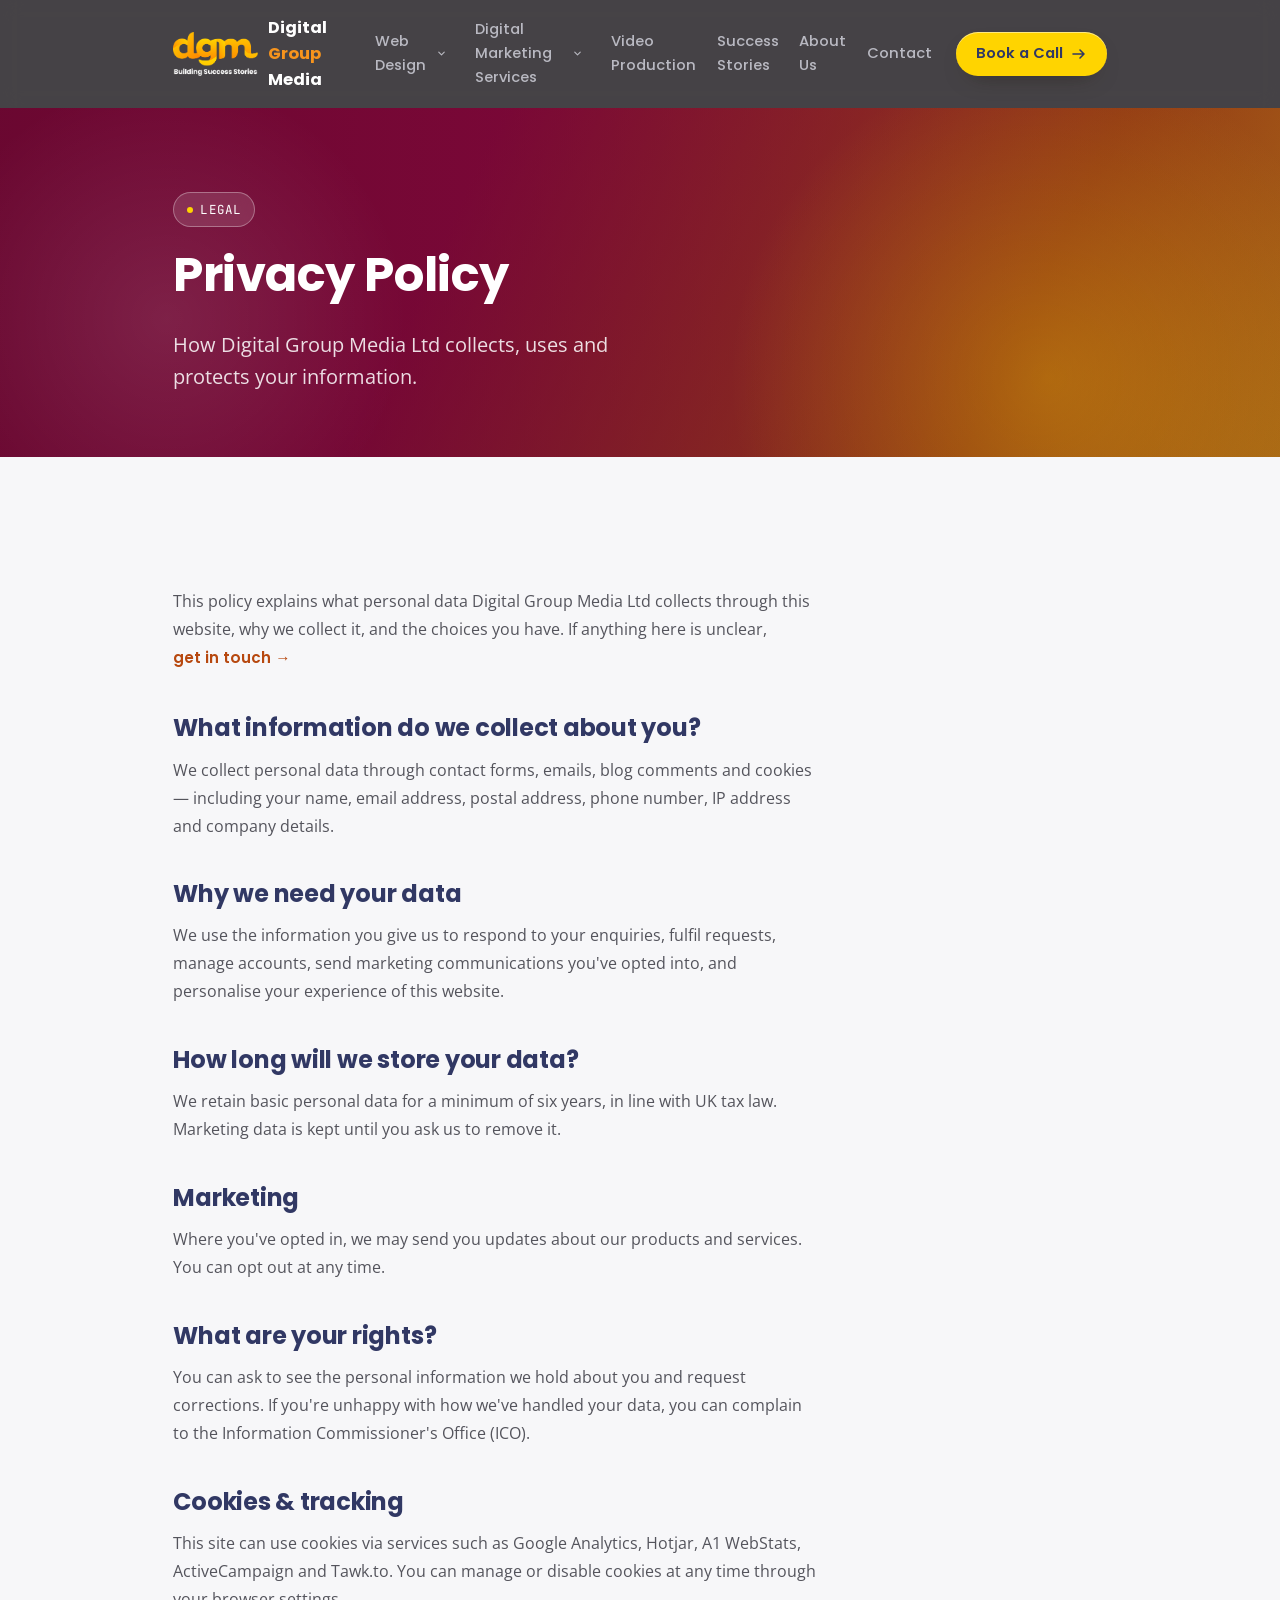
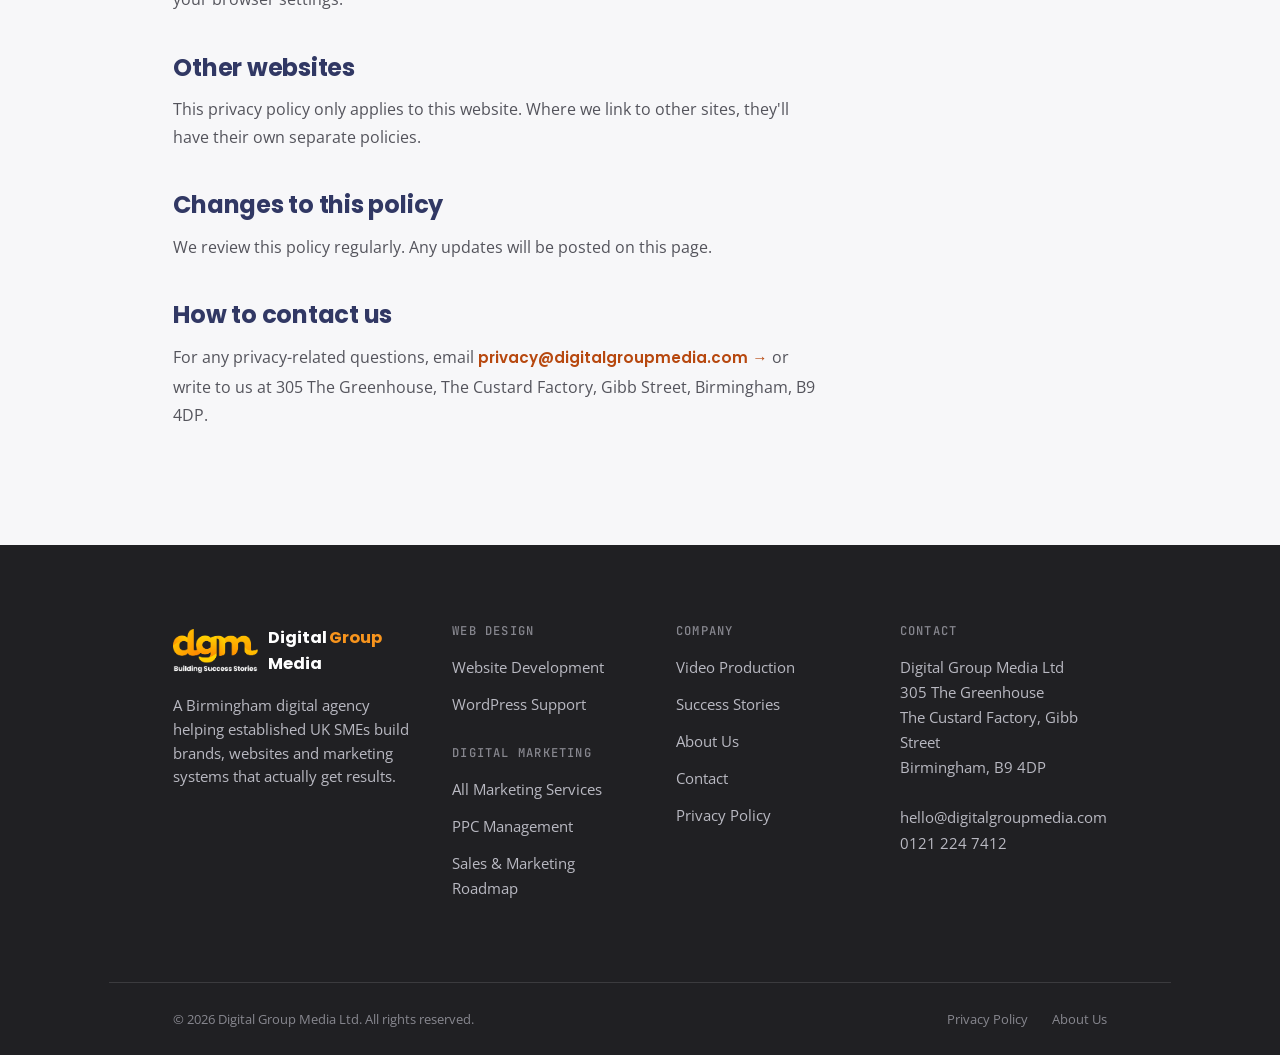
<file: privacy-policy.html>
<!doctype html>
<html lang="en-GB">
<head>
<meta charset="utf-8">
<meta name="viewport" content="width=device-width, initial-scale=1, viewport-fit=cover">
<title>Privacy Policy | Digital Group Media</title>
<meta name="description" content="How Digital Group Media Ltd collects, uses and protects your personal data.">
<link rel="preconnect" href="https://fonts.googleapis.com">
<link rel="preconnect" href="https://fonts.gstatic.com" crossorigin>
<link rel="stylesheet" href="https://fonts.googleapis.com/css2?family=Poppins:wght@400;500;600;700;800&family=Open+Sans:wght@400;500;600;700&family=JetBrains+Mono:wght@400;500;600&display=swap">
<link rel="stylesheet" href="assets/css/styles.css">
</head>
<body>
<svg class="icon-defs" aria-hidden="true">
  <symbol id="ic-arrow" viewBox="0 0 16 16"><path d="M2 8h11M9 4l4 4-4 4" fill="none" stroke="currentColor" stroke-width="1.6" stroke-linecap="round" stroke-linejoin="round"/></symbol>
  <symbol id="ic-arrow-up" viewBox="0 0 16 16"><path d="M2 14 14 2M6 2h8v8" fill="none" stroke="currentColor" stroke-width="1.6" stroke-linecap="round" stroke-linejoin="round"/></symbol>
  <symbol id="ic-chevron" viewBox="0 0 16 16"><path d="M4 6l4 4 4-4" fill="none" stroke="currentColor" stroke-width="1.6" stroke-linecap="round" stroke-linejoin="round"/></symbol>
</svg>

<a class="skip-link" href="#main">Skip to main content</a>

<header class="site-header" id="siteHeader">
  <div class="wrap">
    <a class="brand" href="/">
      <img class="brand-mark" src="assets/images/logo-dgm.png" alt="" width="237" height="123">
      <span class="brand-word"><span class="brand-full">Digital <b>Group</b> Media</span><span class="brand-short">D<b>G</b>M</span></span>
    </a>
    <nav class="nav-links" aria-label="Primary">
      <div class="nav-item has-dropdown">
        <a class="nav-parent-link" href="web-design">Web Design</a>
        <button class="nav-caret-btn" type="button" aria-expanded="false" aria-controls="dd-1" aria-label="Show Web Design submenu">
          <svg class="nav-caret" aria-hidden="true"><use href="#ic-chevron"/></svg>
        </button>
        <div class="nav-dropdown" id="dd-1">
          <a href="web-design">Website Development</a>
        <a href="support">WordPress Support</a>
        </div>
      </div>
      <div class="nav-item has-dropdown">
        <a class="nav-parent-link" href="digital-marketing-services">Digital Marketing Services</a>
        <button class="nav-caret-btn" type="button" aria-expanded="false" aria-controls="dd-2" aria-label="Show Digital Marketing Services submenu">
          <svg class="nav-caret" aria-hidden="true"><use href="#ic-chevron"/></svg>
        </button>
        <div class="nav-dropdown" id="dd-2">
          <a href="ppc-management">PPC Management</a>
        <a href="sales-and-marketing-roadmap">Sales and Marketing Roadmap</a>
        </div>
      </div>
      <a href="videography-services">Video Production</a>
      <a href="success-stories">Success Stories</a>
      <a href="about-us">About Us</a>
      <a href="contact">Contact</a>
    </nav>
    <div class="nav-actions">
      <a class="btn btn-primary" href="contact">Book a Call<svg class="ic" aria-hidden="true"><use href="#ic-arrow"/></svg></a>
      <button class="nav-toggle" id="navToggle" aria-expanded="false" aria-controls="mobileNav" aria-label="Open menu">
        <span class="nav-toggle-bars"><span></span><span></span><span></span></span>
      </button>
    </div>
  </div>
</header>

<nav class="mobile-nav" id="mobileNav" aria-label="Mobile">
  <a href="/">Home</a>
  <a href="web-design">Web Design</a>
  <a class="mobile-sub" href="web-design">Website Development</a>
  <a class="mobile-sub" href="support">WordPress Support</a>
  <a href="digital-marketing-services">Digital Marketing Services</a>
  <a class="mobile-sub" href="ppc-management">PPC Management</a>
  <a class="mobile-sub" href="sales-and-marketing-roadmap">Sales and Marketing Roadmap</a>
  <a href="videography-services">Video Production</a>
  <a href="success-stories">Success Stories</a>
  <a href="about-us">About Us</a>
  <a href="contact">Contact</a>
  <a class="btn btn-primary" href="contact">Book a Call<svg class="ic" aria-hidden="true"><use href="#ic-arrow"/></svg></a>
</nav>

<main id="main">
  <section class="hero hero--page section-pad-sm" aria-labelledby="hero-h1">
    <div class="wrap">
      <span class="hero-badge"><span class="dot"></span>LEGAL</span>
      <h1 id="hero-h1" style="max-width:20ch;font-size:clamp(2rem,3.6vw + 1rem,3rem);">Privacy Policy</h1>
      <p class="hero-sub">How Digital Group Media Ltd collects, uses and protects your information.</p>
    </div>
  </section>

  <section class="section-pad">
    <div class="wrap">
      <div class="prose reveal">
        <p>This policy explains what personal data Digital Group Media Ltd collects through this website, why we collect it, and the choices you have. If anything here is unclear, <a class="btn-line" style="display:inline-flex" href="contact">get in touch&nbsp;&rarr;</a></p>

        <h2>What information do we collect about you?</h2>
        <p>We collect personal data through contact forms, emails, blog comments and cookies &mdash; including your name, email address, postal address, phone number, IP address and company details.</p>

        <h2>Why we need your data</h2>
        <p>We use the information you give us to respond to your enquiries, fulfil requests, manage accounts, send marketing communications you've opted into, and personalise your experience of this website.</p>

        <h2>How long will we store your data?</h2>
        <p>We retain basic personal data for a minimum of six years, in line with UK tax law. Marketing data is kept until you ask us to remove it.</p>

        <h2>Marketing</h2>
        <p>Where you've opted in, we may send you updates about our products and services. You can opt out at any time.</p>

        <h2>What are your rights?</h2>
        <p>You can ask to see the personal information we hold about you and request corrections. If you're unhappy with how we've handled your data, you can complain to the Information Commissioner's Office (ICO).</p>

        <h2>Cookies &amp; tracking</h2>
        <p>This site can use cookies via services such as Google Analytics, Hotjar, A1 WebStats, ActiveCampaign and Tawk.to. You can manage or disable cookies at any time through your browser settings.</p>

        <h2>Other websites</h2>
        <p>This privacy policy only applies to this website. Where we link to other sites, they'll have their own separate policies.</p>

        <h2>Changes to this policy</h2>
        <p>We review this policy regularly. Any updates will be posted on this page.</p>

        <h2>How to contact us</h2>
        <p>For any privacy-related questions, email <a class="btn-line" style="display:inline-flex" href="mailto:privacy@digitalgroupmedia.com">privacy@digitalgroupmedia.com&nbsp;&rarr;</a> or write to us at 305 The Greenhouse, The Custard Factory, Gibb Street, Birmingham, B9 4DP.</p>
      </div>
    </div>
  </section>

</main>

<footer class="site-footer">
  <div class="wrap footer-top">
    <div class="footer-brand">
      <a class="brand" href="/">
        <img class="brand-mark" src="assets/images/logo-dgm.png" alt="" width="237" height="123">
        <span class="brand-word">Digital <b>Group</b> Media</span>
      </a>
      <p>A Birmingham digital agency helping established UK SMEs build brands, websites and marketing systems that actually get results.</p>
    </div>
    <div class="footer-col">
      <h4>Web Design</h4>
      <ul>
        <li><a href="web-design">Website Development</a></li>
        <li><a href="support">WordPress Support</a></li>
      </ul>
      <h4 class="footer-col-spaced">Digital Marketing</h4>
      <ul>
        <li><a href="digital-marketing-services">All Marketing Services</a></li>
        <li><a href="ppc-management">PPC Management</a></li>
        <li><a href="sales-and-marketing-roadmap">Sales &amp; Marketing Roadmap</a></li>
      </ul>
    </div>
    <div class="footer-col">
      <h4>Company</h4>
      <ul>
        <li><a href="videography-services">Video Production</a></li>
        <li><a href="success-stories">Success Stories</a></li>
        <li><a href="about-us">About Us</a></li>
        <li><a href="contact">Contact</a></li>
        <li><a href="privacy-policy">Privacy Policy</a></li>
      </ul>
    </div>
    <div class="footer-col">
      <h4>Contact</h4>
      <address>
        Digital Group Media Ltd<br>
        305 The Greenhouse<br>
        The Custard Factory, Gibb Street<br>
        Birmingham, B9 4DP<br><br>
        <a href="mailto:hello@digitalgroupmedia.com">hello@digitalgroupmedia.com</a><br>
        <a href="tel:01212247412">0121 224 7412</a>
      </address>
    </div>
  </div>
  <div class="wrap footer-bottom">
    <span>&copy; <span id="year">2026</span> Digital Group Media Ltd. All rights reserved.</span>
    <span class="footer-legal">
      <a href="privacy-policy">Privacy Policy</a>
      <a href="about-us">About Us</a>
    </span>
  </div>
</footer>

<script type="application/ld+json">
{
  "@context": "https://schema.org",
  "@type": "ProfessionalService",
  "name": "Digital Group Media",
  "description": "How Digital Group Media Ltd collects, uses and protects your personal data.",
  "url": "https://digitalgroupmedia.com/",
  "telephone": "+441212247412",
  "email": "hello@digitalgroupmedia.com",
  "address": {
    "@type": "PostalAddress",
    "streetAddress": "305 The Greenhouse, The Custard Factory, Gibb Street",
    "addressLocality": "Birmingham",
    "postalCode": "B9 4DP",
    "addressCountry": "GB"
  },
  "foundingDate": "2008",
  "aggregateRating": {
    "@type": "AggregateRating",
    "ratingValue": "4.9",
    "ratingCount": "1",
    "bestRating": "5"
  }
}
</script>
<script src="assets/js/main.js"></script>
</body>
</html>
</file>
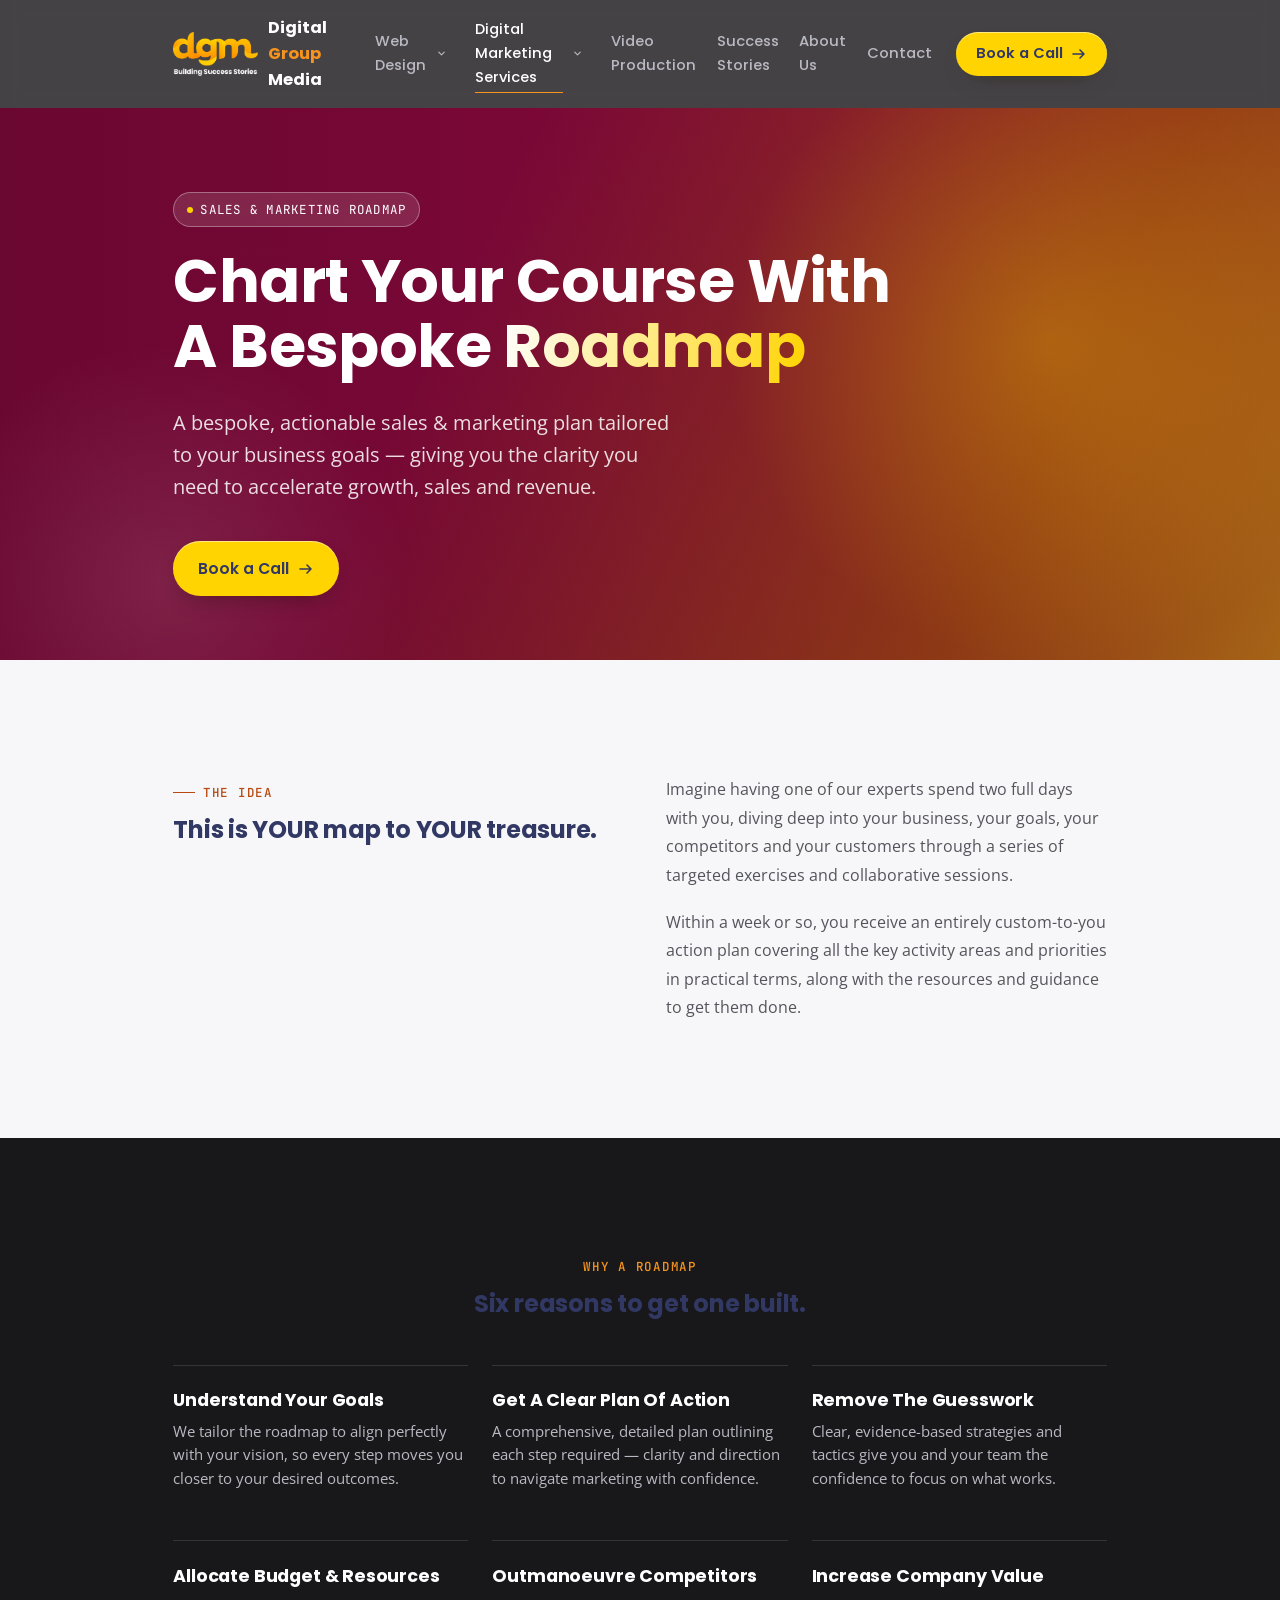
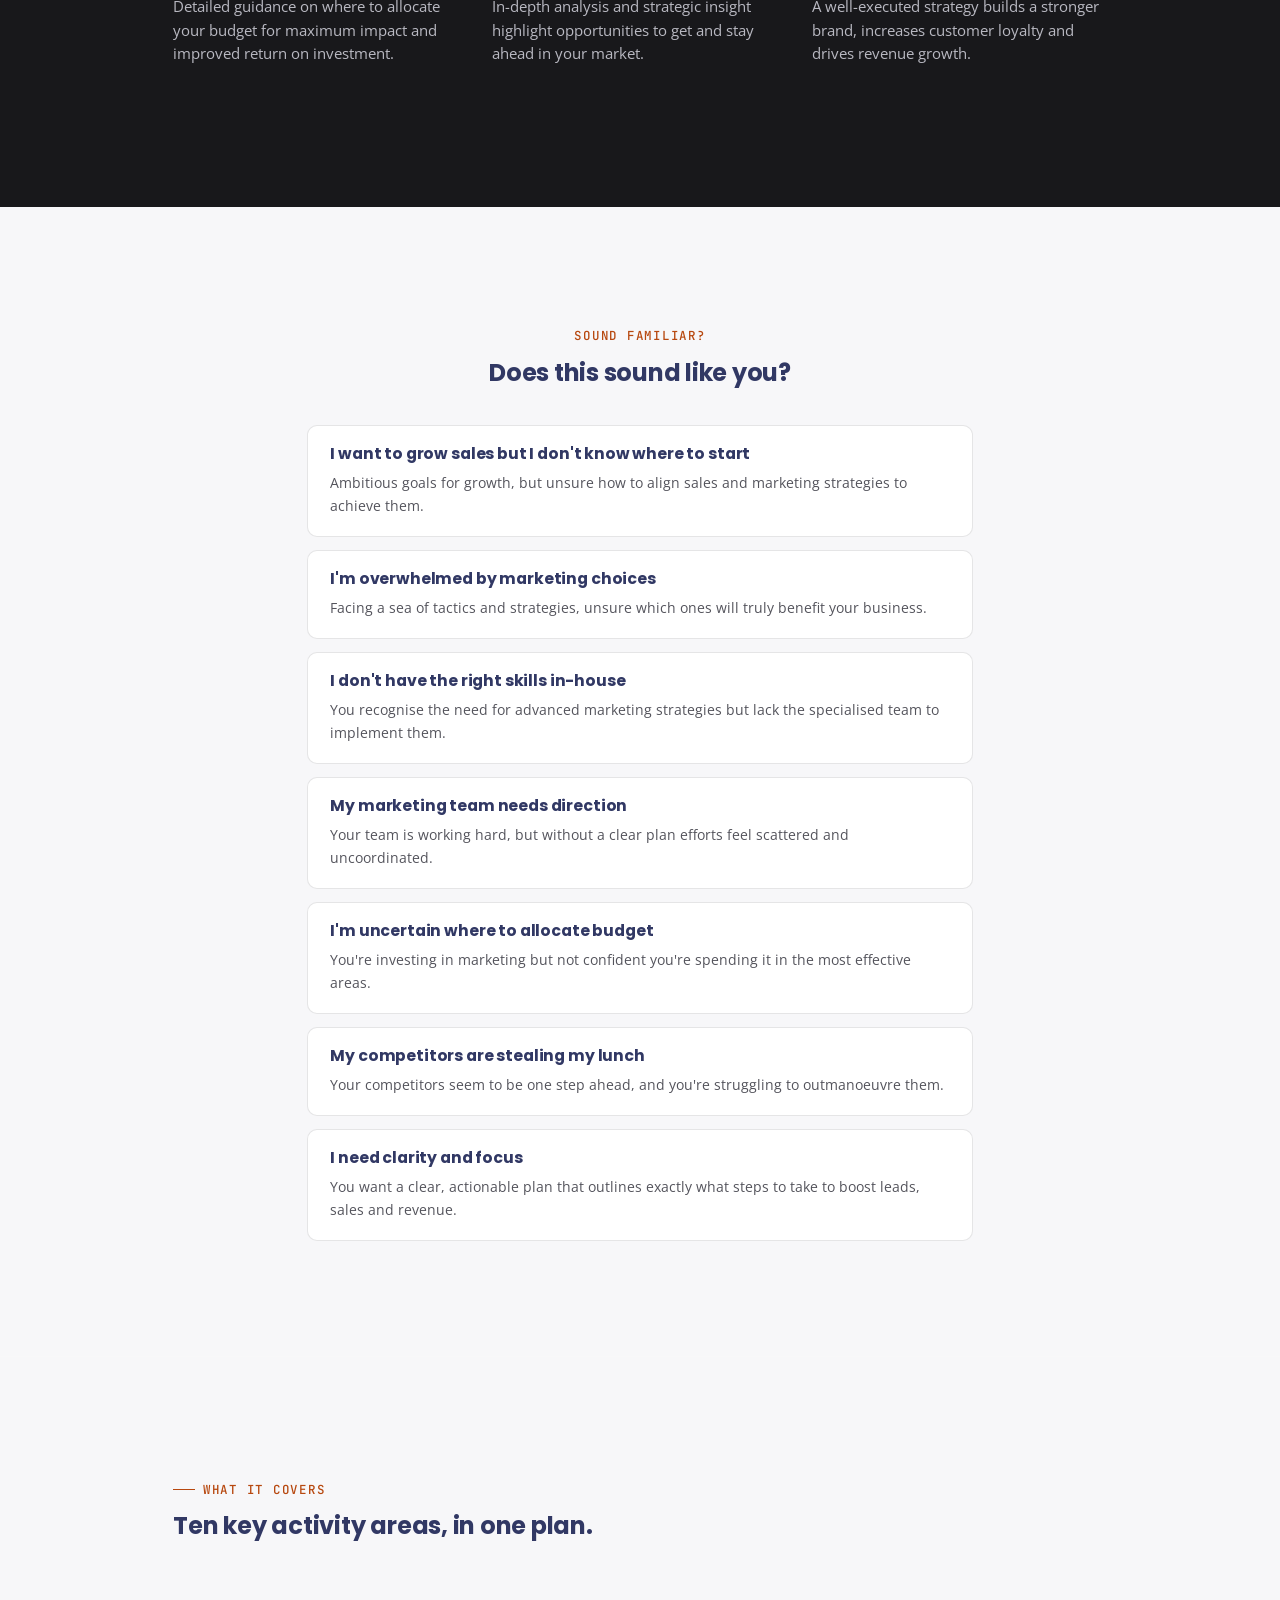
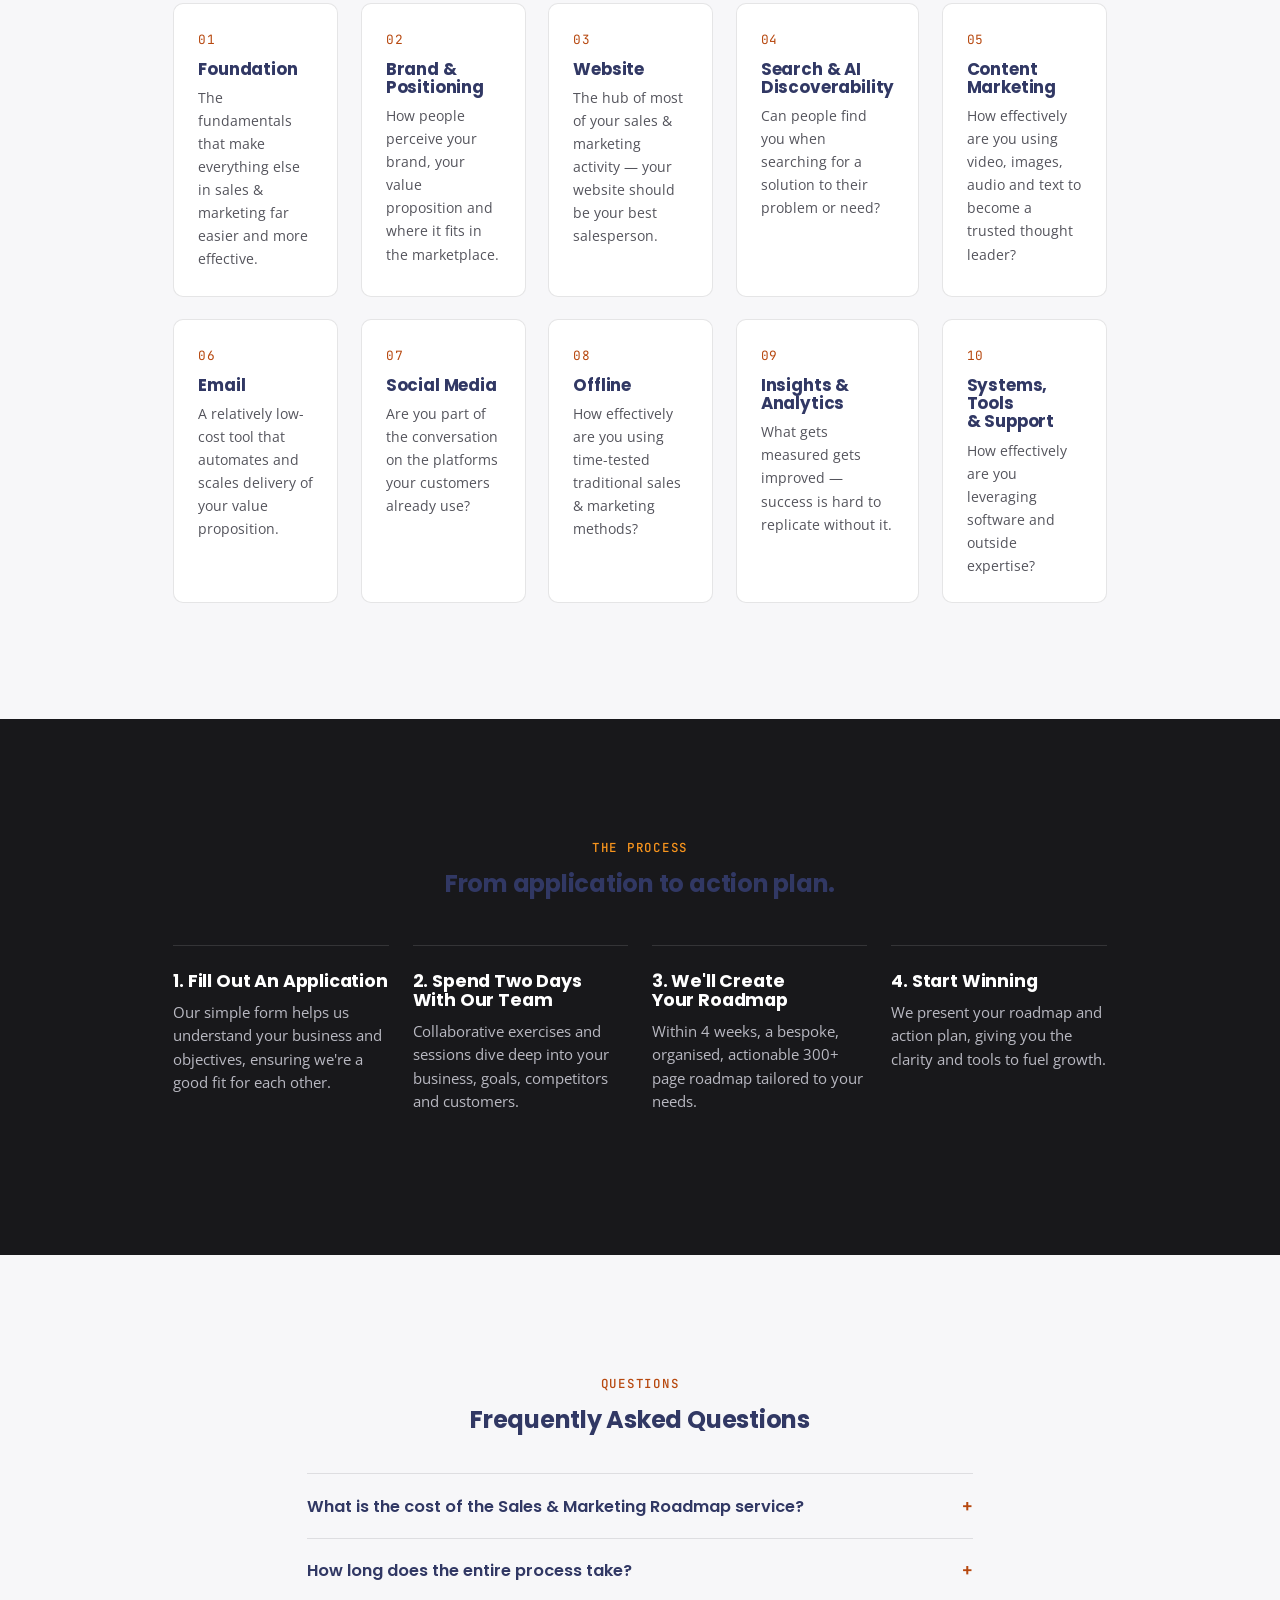
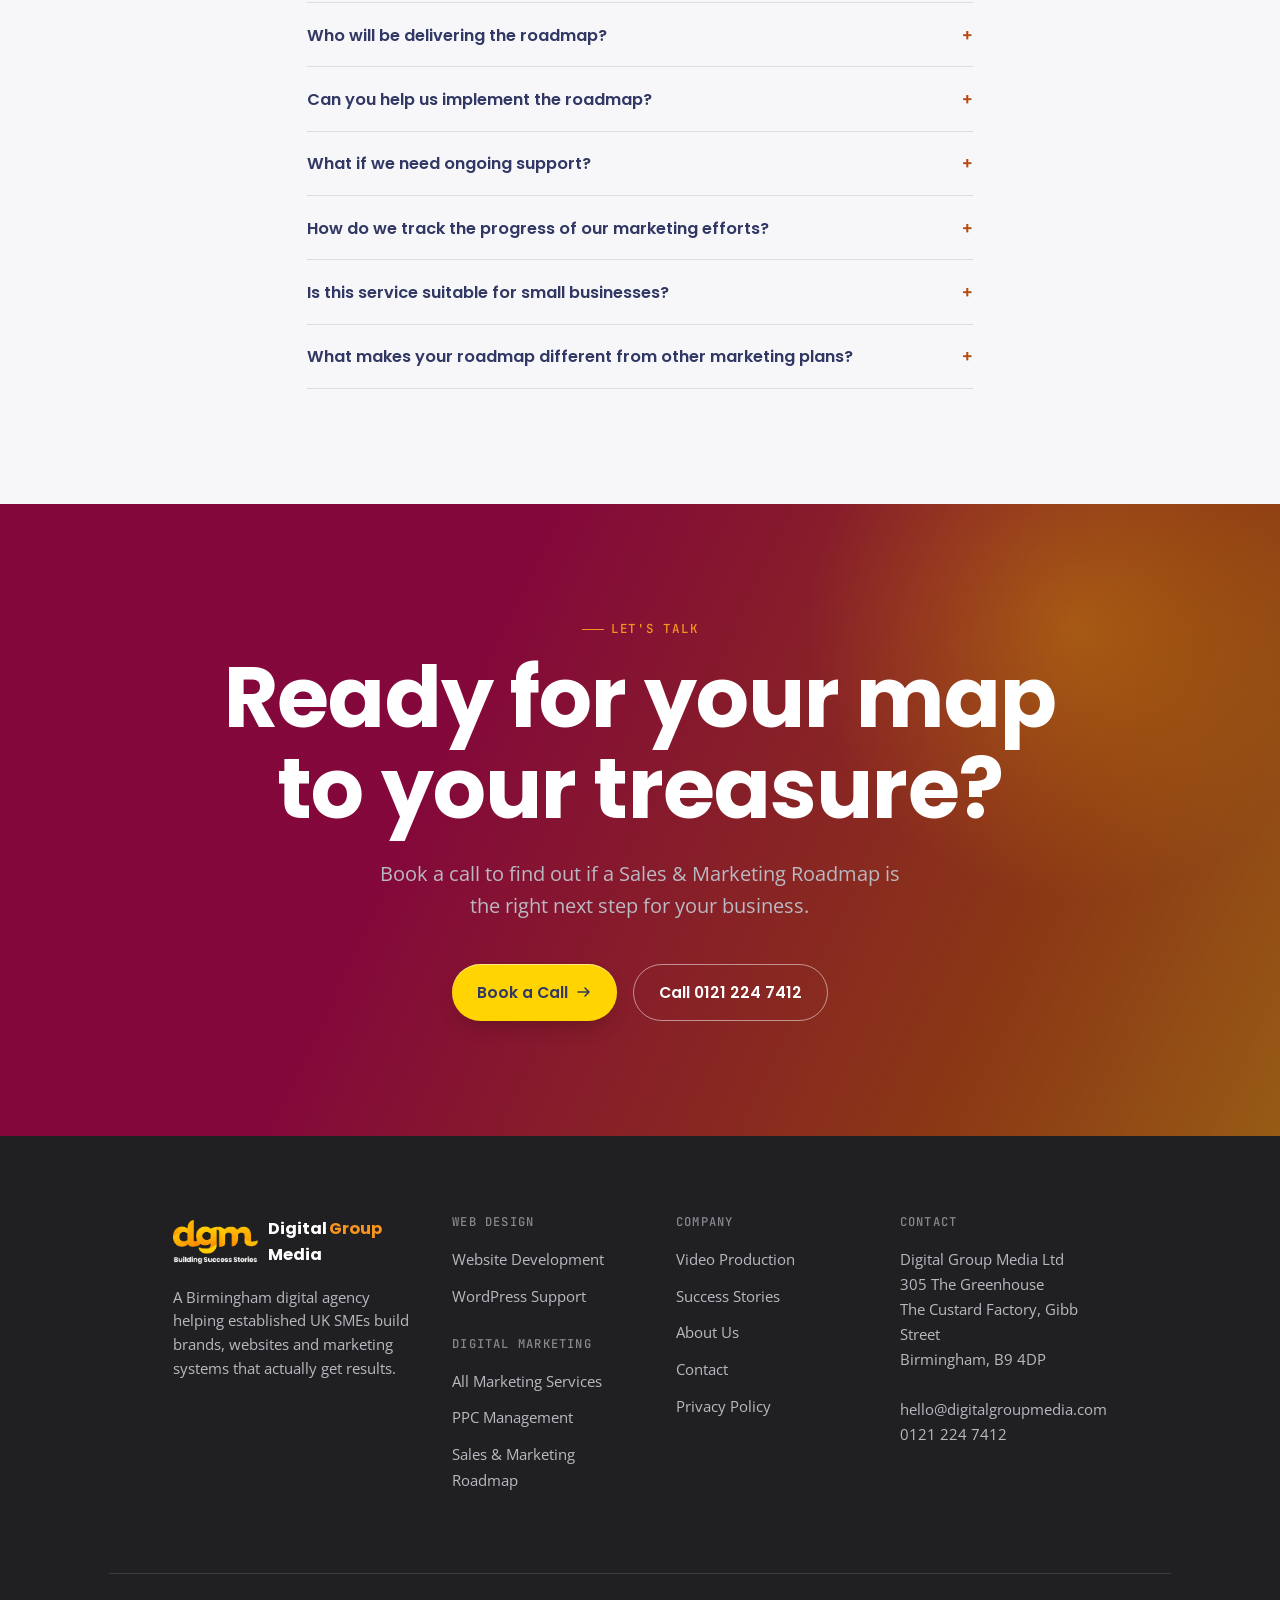
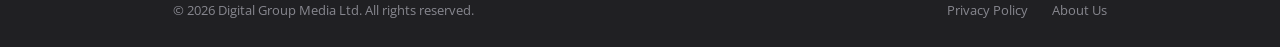
<file: sales-and-marketing-roadmap.html>
<!doctype html>
<html lang="en-GB">
<head>
<meta charset="utf-8">
<meta name="viewport" content="width=device-width, initial-scale=1, viewport-fit=cover">
<title>Sales & Marketing Roadmap | Digital Group Media</title>
<meta name="description" content="A bespoke, actionable Sales & Marketing Roadmap from Digital Group Media — two days with our experts, a custom 300+ page action plan, from £5,495 + VAT.">
<link rel="preconnect" href="https://fonts.googleapis.com">
<link rel="preconnect" href="https://fonts.gstatic.com" crossorigin>
<link rel="stylesheet" href="https://fonts.googleapis.com/css2?family=Poppins:wght@400;500;600;700;800&family=Open+Sans:wght@400;500;600;700&family=JetBrains+Mono:wght@400;500;600&display=swap">
<link rel="stylesheet" href="assets/css/styles.css">
</head>
<body>
<svg class="icon-defs" aria-hidden="true">
  <symbol id="ic-arrow" viewBox="0 0 16 16"><path d="M2 8h11M9 4l4 4-4 4" fill="none" stroke="currentColor" stroke-width="1.6" stroke-linecap="round" stroke-linejoin="round"/></symbol>
  <symbol id="ic-arrow-up" viewBox="0 0 16 16"><path d="M2 14 14 2M6 2h8v8" fill="none" stroke="currentColor" stroke-width="1.6" stroke-linecap="round" stroke-linejoin="round"/></symbol>
  <symbol id="ic-chevron" viewBox="0 0 16 16"><path d="M4 6l4 4 4-4" fill="none" stroke="currentColor" stroke-width="1.6" stroke-linecap="round" stroke-linejoin="round"/></symbol>
</svg>

<a class="skip-link" href="#main">Skip to main content</a>

<header class="site-header" id="siteHeader">
  <div class="wrap">
    <a class="brand" href="/">
      <img class="brand-mark" src="assets/images/logo-dgm.png" alt="" width="237" height="123">
      <span class="brand-word"><span class="brand-full">Digital <b>Group</b> Media</span><span class="brand-short">D<b>G</b>M</span></span>
    </a>
    <nav class="nav-links" aria-label="Primary">
      <div class="nav-item has-dropdown">
        <a class="nav-parent-link" href="web-design">Web Design</a>
        <button class="nav-caret-btn" type="button" aria-expanded="false" aria-controls="dd-1" aria-label="Show Web Design submenu">
          <svg class="nav-caret" aria-hidden="true"><use href="#ic-chevron"/></svg>
        </button>
        <div class="nav-dropdown" id="dd-1">
          <a href="web-design">Website Development</a>
        <a href="support">WordPress Support</a>
        </div>
      </div>
      <div class="nav-item has-dropdown">
        <a class="nav-parent-link" href="digital-marketing-services" aria-current="page">Digital Marketing Services</a>
        <button class="nav-caret-btn" type="button" aria-expanded="false" aria-controls="dd-2" aria-label="Show Digital Marketing Services submenu">
          <svg class="nav-caret" aria-hidden="true"><use href="#ic-chevron"/></svg>
        </button>
        <div class="nav-dropdown" id="dd-2">
          <a href="ppc-management">PPC Management</a>
        <a href="sales-and-marketing-roadmap" aria-current="page">Sales and Marketing Roadmap</a>
        </div>
      </div>
      <a href="videography-services">Video Production</a>
      <a href="success-stories">Success Stories</a>
      <a href="about-us">About Us</a>
      <a href="contact">Contact</a>
    </nav>
    <div class="nav-actions">
      <a class="btn btn-primary" href="contact">Book a Call<svg class="ic" aria-hidden="true"><use href="#ic-arrow"/></svg></a>
      <button class="nav-toggle" id="navToggle" aria-expanded="false" aria-controls="mobileNav" aria-label="Open menu">
        <span class="nav-toggle-bars"><span></span><span></span><span></span></span>
      </button>
    </div>
  </div>
</header>

<nav class="mobile-nav" id="mobileNav" aria-label="Mobile">
  <a href="/">Home</a>
  <a href="web-design">Web Design</a>
  <a class="mobile-sub" href="web-design">Website Development</a>
  <a class="mobile-sub" href="support">WordPress Support</a>
  <a href="digital-marketing-services" aria-current="page">Digital Marketing Services</a>
  <a class="mobile-sub" href="ppc-management">PPC Management</a>
  <a class="mobile-sub" href="sales-and-marketing-roadmap" aria-current="page">Sales and Marketing Roadmap</a>
  <a href="videography-services">Video Production</a>
  <a href="success-stories">Success Stories</a>
  <a href="about-us">About Us</a>
  <a href="contact">Contact</a>
  <a class="btn btn-primary" href="contact">Book a Call<svg class="ic" aria-hidden="true"><use href="#ic-arrow"/></svg></a>
</nav>

<main id="main">
  <section class="hero hero--page" aria-labelledby="hero-h1">
    <div class="hero-grid" aria-hidden="true"></div>
    <canvas class="hero-canvas" id="heroCanvas" aria-hidden="true"></canvas>
    <div class="wrap">
      <span class="hero-badge"><span class="dot"></span>SALES &amp; MARKETING ROADMAP</span>
      <h1 id="hero-h1">Chart Your Course With A Bespoke <span class="hl">Roadmap</span></h1>
      <p class="hero-sub">A bespoke, actionable sales &amp; marketing plan tailored to your business goals &mdash; giving you the clarity you need to accelerate growth, sales and revenue.</p>
      <div class="hero-cta">
        <a class="btn btn-primary" href="contact">Book a Call<svg class="ic" aria-hidden="true"><use href="#ic-arrow"/></svg></a>
      </div>
    </div>
  </section>

  <section class="section-pad">
    <div class="wrap">
      <div class="about-story">
        <div class="reveal">
          <span class="eyebrow">The Idea</span>
          <h2>This is YOUR map to YOUR treasure.</h2>
        </div>
        <div class="lead-block reveal">
          <p>Imagine having one of our experts spend two full days with you, diving deep into your business, your goals, your competitors and your customers through a series of targeted exercises and collaborative sessions.</p>
          <p>Within a week or so, you receive an entirely custom-to-you action plan covering all the key activity areas and priorities in practical terms, along with the resources and guidance to get them done.</p>
        </div>
      </div>
    </div>
  </section>

  <div class="signal-divider" aria-hidden="true"></div>

  <section class="section-pad on-dark why" aria-labelledby="why-rm-h2">
    <div class="wrap">
      <div class="center-head reveal">
        <span class="eyebrow">Why A Roadmap</span>
        <h2 id="why-rm-h2">Six reasons to get one built.</h2>
      </div>
      <div class="values-grid values-grid--3 reveal-stagger" style="margin-top:3rem;">
        <div class="value-card"><h3>Understand Your Goals</h3><p>We tailor the roadmap to align perfectly with your vision, so every step moves you closer to your desired outcomes.</p></div>
        <div class="value-card"><h3>Get A Clear Plan Of Action</h3><p>A comprehensive, detailed plan outlining each step required &mdash; clarity and direction to navigate marketing with confidence.</p></div>
        <div class="value-card"><h3>Remove The Guesswork</h3><p>Clear, evidence-based strategies and tactics give you and your team the confidence to focus on what works.</p></div>
        <div class="value-card"><h3>Allocate Budget &amp; Resources</h3><p>Detailed guidance on where to allocate your budget for maximum impact and improved return on investment.</p></div>
        <div class="value-card"><h3>Outmanoeuvre Competitors</h3><p>In-depth analysis and strategic insight highlight opportunities to get and stay ahead in your market.</p></div>
        <div class="value-card"><h3>Increase Company Value</h3><p>A well-executed strategy builds a stronger brand, increases customer loyalty and drives revenue growth.</p></div>
      </div>
    </div>
  </section>

  <section class="section-pad" aria-labelledby="familiar-h2">
    <div class="wrap">
      <div class="center-head reveal">
        <span class="eyebrow">Sound Familiar?</span>
        <h2 id="familiar-h2">Does this sound like you?</h2>
      </div>
      <div class="familiar-list reveal-stagger" style="margin-top:2.5rem;">
        <div class="familiar-item"><h3>I want to grow sales but I don't know where to start</h3><p>Ambitious goals for growth, but unsure how to align sales and marketing strategies to achieve them.</p></div>
        <div class="familiar-item"><h3>I'm overwhelmed by marketing choices</h3><p>Facing a sea of tactics and strategies, unsure which ones will truly benefit your business.</p></div>
        <div class="familiar-item"><h3>I don't have the right skills in-house</h3><p>You recognise the need for advanced marketing strategies but lack the specialised team to implement them.</p></div>
        <div class="familiar-item"><h3>My marketing team needs direction</h3><p>Your team is working hard, but without a clear plan efforts feel scattered and uncoordinated.</p></div>
        <div class="familiar-item"><h3>I'm uncertain where to allocate budget</h3><p>You're investing in marketing but not confident you're spending it in the most effective areas.</p></div>
        <div class="familiar-item"><h3>My competitors are stealing my lunch</h3><p>Your competitors seem to be one step ahead, and you're struggling to outmanoeuvre them.</p></div>
        <div class="familiar-item"><h3>I need clarity and focus</h3><p>You want a clear, actionable plan that outlines exactly what steps to take to boost leads, sales and revenue.</p></div>
      </div>
    </div>
  </section>

  <div class="signal-divider" aria-hidden="true"></div>

  <section class="section-pad" aria-labelledby="cover-h2">
    <div class="wrap">
      <div class="head-row reveal">
        <div><span class="eyebrow">What It Covers</span><h2 id="cover-h2">Ten key activity areas, in one plan.</h2></div>
      </div>
      <div class="feat-grid feat-grid--5 reveal-stagger">
        <div class="feat-card"><div class="feat-num">01</div><h3>Foundation</h3><p>The fundamentals that make everything else in sales &amp; marketing far easier and more effective.</p></div>
        <div class="feat-card"><div class="feat-num">02</div><h3>Brand &amp; Positioning</h3><p>How people perceive your brand, your value proposition and where it fits in the marketplace.</p></div>
        <div class="feat-card"><div class="feat-num">03</div><h3>Website</h3><p>The hub of most of your sales &amp; marketing activity &mdash; your website should be your best salesperson.</p></div>
        <div class="feat-card"><div class="feat-num">04</div><h3>Search &amp; AI Discoverability</h3><p>Can people find you when searching for a solution to their problem or need?</p></div>
        <div class="feat-card"><div class="feat-num">05</div><h3>Content Marketing</h3><p>How effectively are you using video, images, audio and text to become a trusted thought leader?</p></div>
        <div class="feat-card"><div class="feat-num">06</div><h3>Email</h3><p>A relatively low-cost tool that automates and scales delivery of your value proposition.</p></div>
        <div class="feat-card"><div class="feat-num">07</div><h3>Social Media</h3><p>Are you part of the conversation on the platforms your customers already use?</p></div>
        <div class="feat-card"><div class="feat-num">08</div><h3>Offline</h3><p>How effectively are you using time-tested traditional sales &amp; marketing methods?</p></div>
        <div class="feat-card"><div class="feat-num">09</div><h3>Insights &amp; Analytics</h3><p>What gets measured gets improved &mdash; success is hard to replicate without it.</p></div>
        <div class="feat-card"><div class="feat-num">10</div><h3>Systems, Tools &amp; Support</h3><p>How effectively are you leveraging software and outside expertise?</p></div>
      </div>
    </div>
  </section>

  <section class="section-pad on-dark why" aria-labelledby="process-rm-h2">
    <div class="wrap">
      <div class="center-head reveal">
        <span class="eyebrow">The Process</span>
        <h2 id="process-rm-h2">From application to action plan.</h2>
      </div>
      <div class="values-grid reveal-stagger" style="margin-top:3rem;">
        <div class="value-card"><h3>1. Fill Out An Application</h3><p>Our simple form helps us understand your business and objectives, ensuring we're a good fit for each other.</p></div>
        <div class="value-card"><h3>2. Spend Two Days With Our Team</h3><p>Collaborative exercises and sessions dive deep into your business, goals, competitors and customers.</p></div>
        <div class="value-card"><h3>3. We'll Create Your Roadmap</h3><p>Within 4 weeks, a bespoke, organised, actionable 300+ page roadmap tailored to your needs.</p></div>
        <div class="value-card"><h3>4. Start Winning</h3><p>We present your roadmap and action plan, giving you the clarity and tools to fuel growth.</p></div>
      </div>
    </div>
  </section>

  <section class="section-pad" aria-labelledby="faq-rm-h2">
    <div class="wrap">
      <div class="center-head reveal">
        <span class="eyebrow">Questions</span>
        <h2 id="faq-rm-h2">Frequently Asked Questions</h2>
      </div>
      <div style="margin-top:2.5rem;">
<div class="faq-list reveal">
        <details><summary>What is the cost of the Sales &amp; Marketing Roadmap service?</summary><p>£5,495 + VAT. You should easily see this investment returned to you &mdash; and if you can't, then this probably isn't for you.</p></details>
        <details><summary>How long does the entire process take?</summary><p>A two-day intensive session with our team, then within 4 weeks you'll receive your detailed 300+ page roadmap. In total, around 14 working days from start to finish.</p></details>
        <details><summary>Who will be delivering the roadmap?</summary><p>Led by one of our Directors and delivered by our experienced team of sales &amp; marketing professionals, who work closely with you to tailor it to your business.</p></details>
        <details><summary>Can you help us implement the roadmap?</summary><p>Absolutely. Beyond delivering the roadmap, we offer comprehensive digital marketing services to help implement it &mdash; website, SEO, PPC, social media and video production.</p></details>
        <details><summary>What if we need ongoing support?</summary><p>We offer ongoing support packages to keep you on track, with guidance, strategy adjustments and help navigating any challenges that arise.</p></details>
        <details><summary>How do we track the progress of our marketing efforts?</summary><p>Alongside your roadmap, we provide a tool to help you prioritise tasks and track progress, so you can measure effectiveness and make data-driven decisions.</p></details>
        <details><summary>Is this service suitable for small businesses?</summary><p>Yes. Designed to benefit businesses of all sizes &mdash; whether a small startup or a larger corporation, our tailored approach ensures your specific needs are met.</p></details>
        <details><summary>What makes your roadmap different from other marketing plans?</summary><p>It's not just a plan; it's a comprehensive, actionable guide tailored to your business, combining deep insight into your goals, competitors and market with evidence-based strategies and clear steps.</p></details>
        </div>
      </div>
    </div>
  </section>

  <section class="cta-final section-pad on-dark" id="final-cta" aria-labelledby="cta-h2">
    <canvas class="signal-web" id="ctaCanvas" aria-hidden="true"></canvas>
    <div class="wrap">
      <span class="eyebrow">Let's Talk</span>
      <h2 id="cta-h2" class="reveal">Ready for your map to your treasure?</h2>
      <p class="lead reveal">Book a call to find out if a Sales & Marketing Roadmap is the right next step for your business.</p>
      <div class="hero-cta reveal">
        <a class="btn btn-primary" href="contact">Book a Call<svg class="ic" aria-hidden="true"><use href="#ic-arrow"/></svg></a>
        <a class="btn btn-ghost" href="tel:01212247412">Call 0121 224 7412</a>
      </div>
    </div>
  </section>

</main>

<footer class="site-footer">
  <div class="wrap footer-top">
    <div class="footer-brand">
      <a class="brand" href="/">
        <img class="brand-mark" src="assets/images/logo-dgm.png" alt="" width="237" height="123">
        <span class="brand-word">Digital <b>Group</b> Media</span>
      </a>
      <p>A Birmingham digital agency helping established UK SMEs build brands, websites and marketing systems that actually get results.</p>
    </div>
    <div class="footer-col">
      <h4>Web Design</h4>
      <ul>
        <li><a href="web-design">Website Development</a></li>
        <li><a href="support">WordPress Support</a></li>
      </ul>
      <h4 class="footer-col-spaced">Digital Marketing</h4>
      <ul>
        <li><a href="digital-marketing-services">All Marketing Services</a></li>
        <li><a href="ppc-management">PPC Management</a></li>
        <li><a href="sales-and-marketing-roadmap">Sales &amp; Marketing Roadmap</a></li>
      </ul>
    </div>
    <div class="footer-col">
      <h4>Company</h4>
      <ul>
        <li><a href="videography-services">Video Production</a></li>
        <li><a href="success-stories">Success Stories</a></li>
        <li><a href="about-us">About Us</a></li>
        <li><a href="contact">Contact</a></li>
        <li><a href="privacy-policy">Privacy Policy</a></li>
      </ul>
    </div>
    <div class="footer-col">
      <h4>Contact</h4>
      <address>
        Digital Group Media Ltd<br>
        305 The Greenhouse<br>
        The Custard Factory, Gibb Street<br>
        Birmingham, B9 4DP<br><br>
        <a href="mailto:hello@digitalgroupmedia.com">hello@digitalgroupmedia.com</a><br>
        <a href="tel:01212247412">0121 224 7412</a>
      </address>
    </div>
  </div>
  <div class="wrap footer-bottom">
    <span>&copy; <span id="year">2026</span> Digital Group Media Ltd. All rights reserved.</span>
    <span class="footer-legal">
      <a href="privacy-policy">Privacy Policy</a>
      <a href="about-us">About Us</a>
    </span>
  </div>
</footer>

<script type="application/ld+json">
{
  "@context": "https://schema.org",
  "@type": "ProfessionalService",
  "name": "Digital Group Media",
  "description": "A bespoke, actionable Sales & Marketing Roadmap from Digital Group Media — two days with our experts, a custom 300+ page action plan, from £5,495 + VAT.",
  "url": "https://digitalgroupmedia.com/",
  "telephone": "+441212247412",
  "email": "hello@digitalgroupmedia.com",
  "address": {
    "@type": "PostalAddress",
    "streetAddress": "305 The Greenhouse, The Custard Factory, Gibb Street",
    "addressLocality": "Birmingham",
    "postalCode": "B9 4DP",
    "addressCountry": "GB"
  },
  "foundingDate": "2008",
  "aggregateRating": {
    "@type": "AggregateRating",
    "ratingValue": "4.9",
    "ratingCount": "1",
    "bestRating": "5"
  }
}
</script>
<script src="assets/js/main.js"></script>
</body>
</html>
</file>
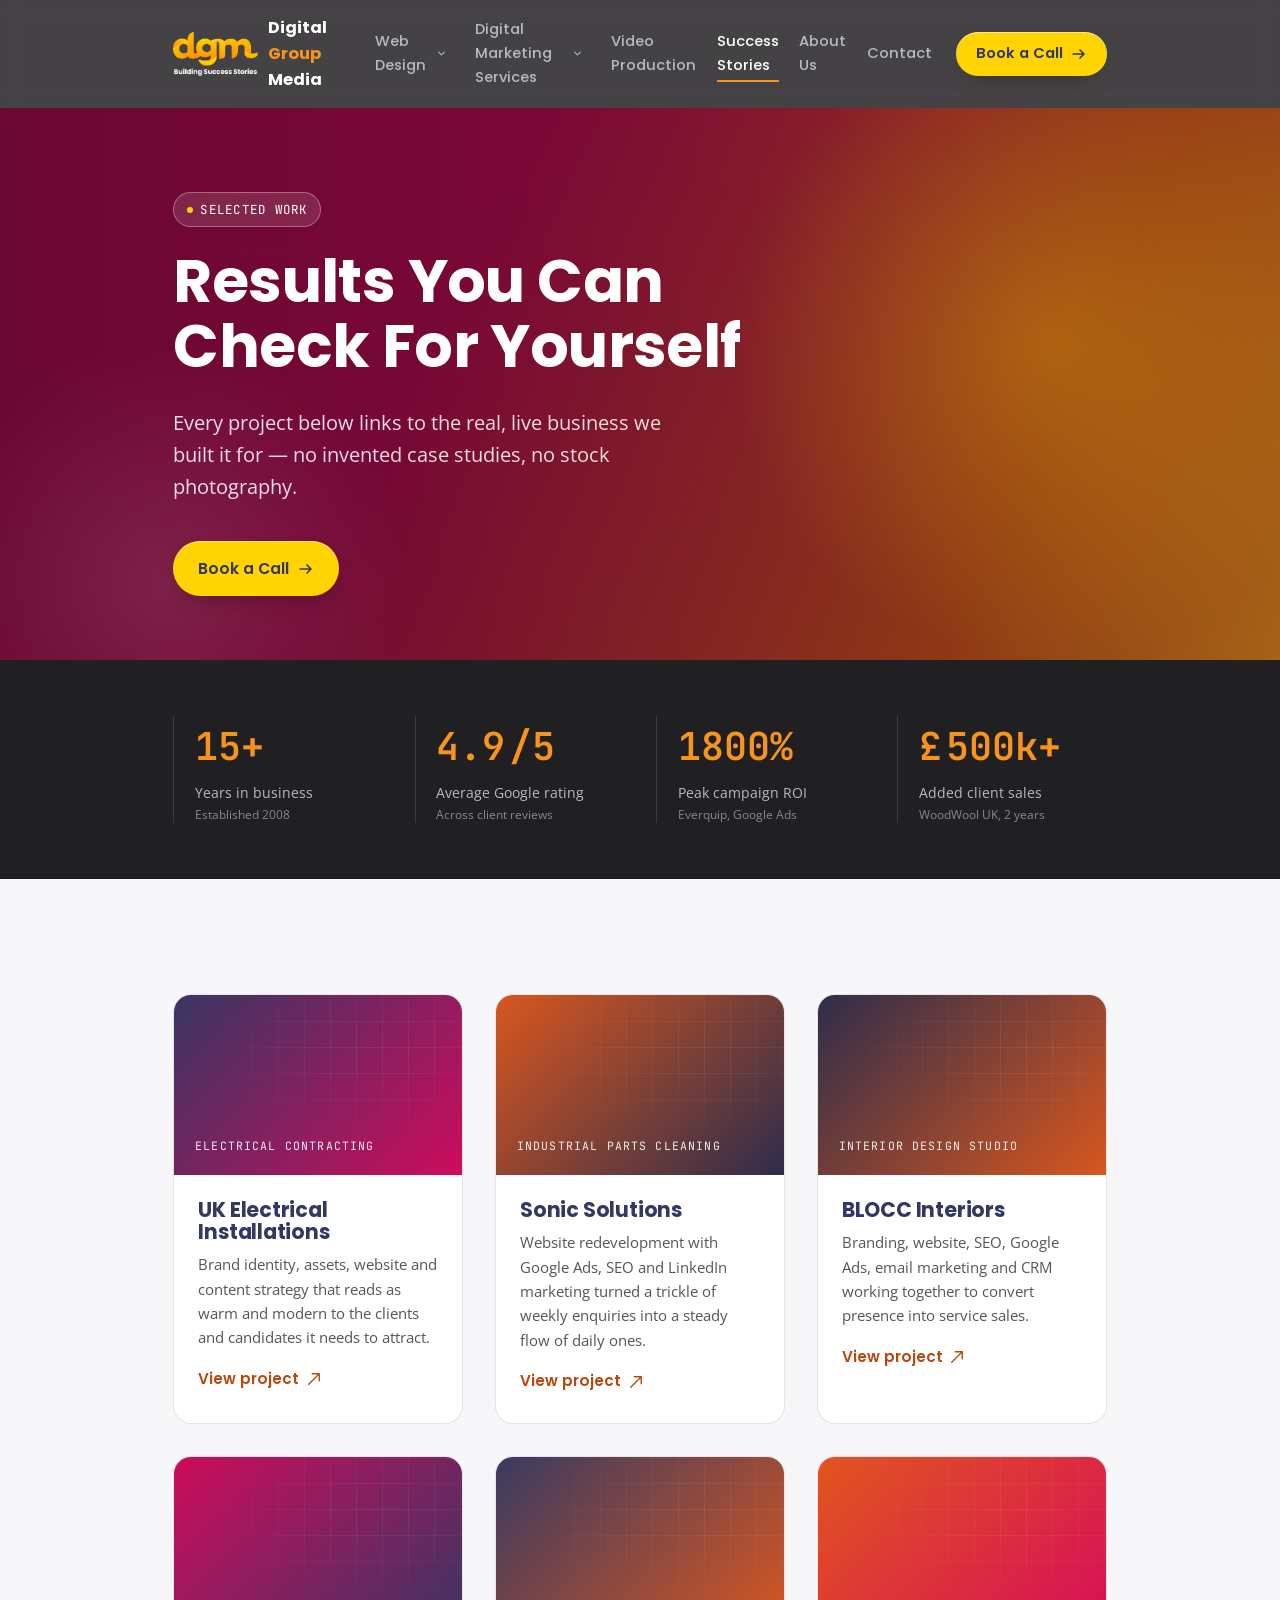
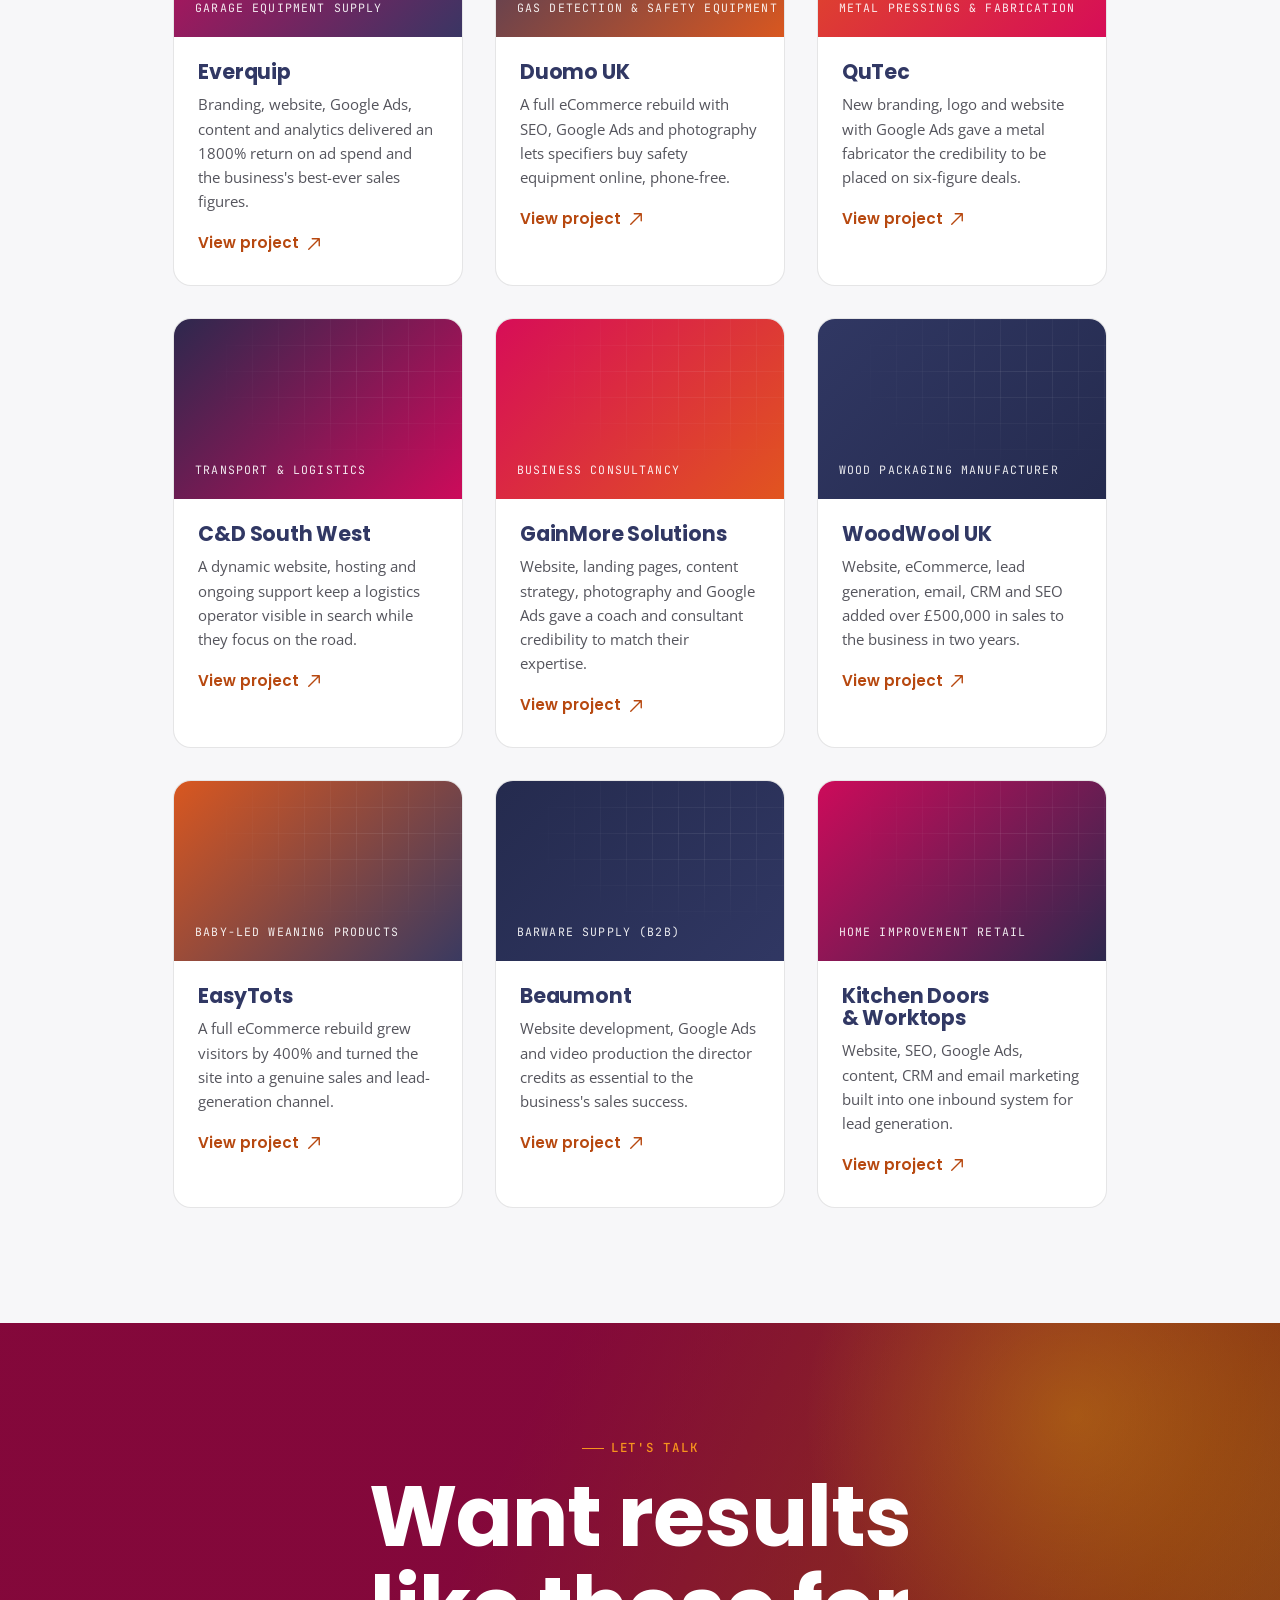
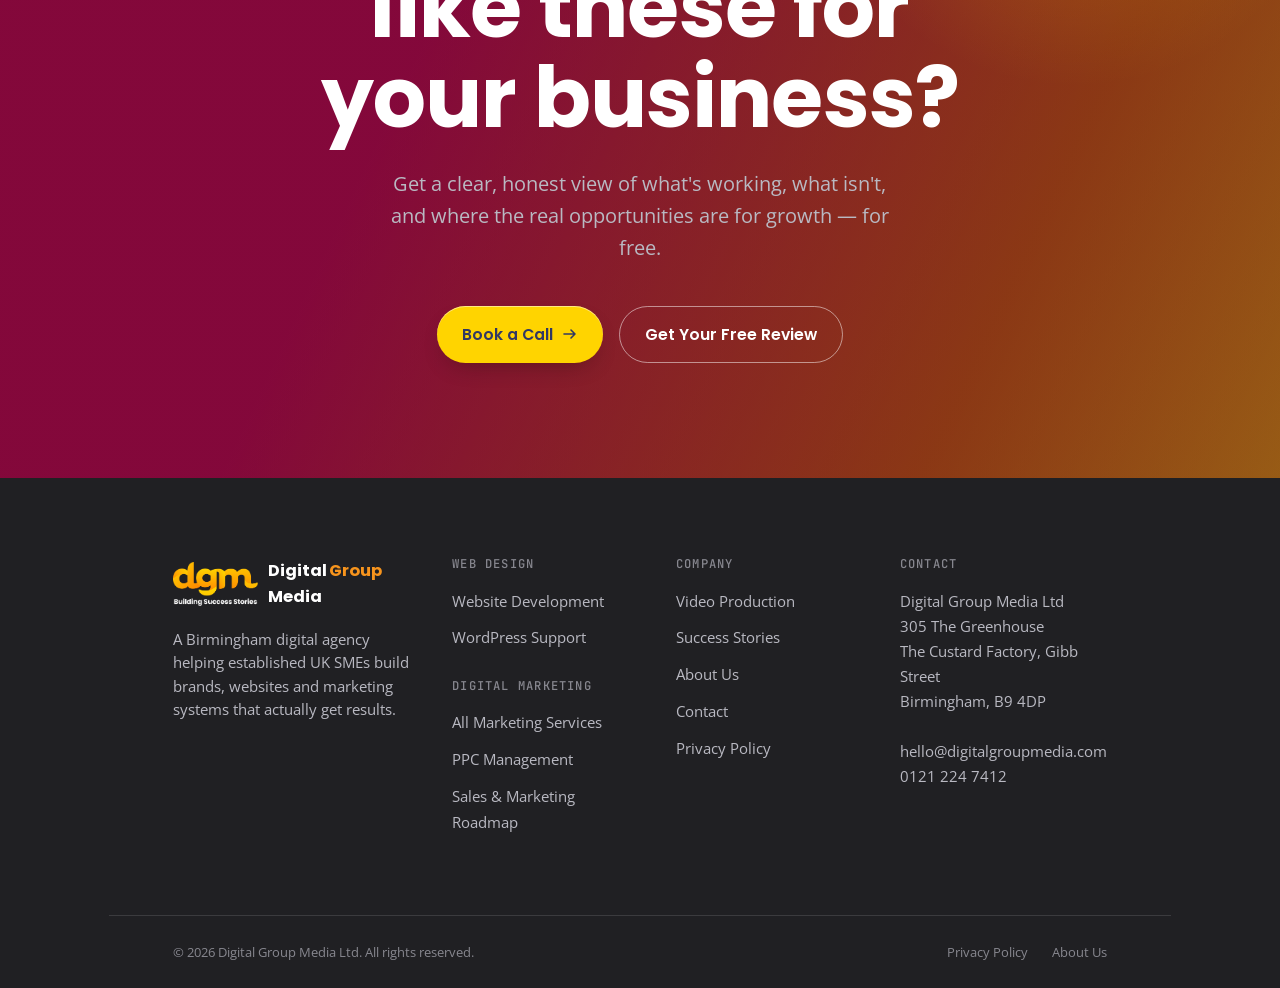
<file: success-stories.html>
<!doctype html>
<html lang="en-GB">
<head>
<meta charset="utf-8">
<meta name="viewport" content="width=device-width, initial-scale=1, viewport-fit=cover">
<title>Success Stories | Digital Group Media</title>
<meta name="description" content="Real client results from Digital Group Media: branding, websites, SEO and Google Ads work for established UK SMEs, linked to the live businesses.">
<link rel="preconnect" href="https://fonts.googleapis.com">
<link rel="preconnect" href="https://fonts.gstatic.com" crossorigin>
<link rel="stylesheet" href="https://fonts.googleapis.com/css2?family=Poppins:wght@400;500;600;700;800&family=Open+Sans:wght@400;500;600;700&family=JetBrains+Mono:wght@400;500;600&display=swap">
<link rel="stylesheet" href="assets/css/styles.css">
</head>
<body>
<svg class="icon-defs" aria-hidden="true">
  <symbol id="ic-arrow" viewBox="0 0 16 16"><path d="M2 8h11M9 4l4 4-4 4" fill="none" stroke="currentColor" stroke-width="1.6" stroke-linecap="round" stroke-linejoin="round"/></symbol>
  <symbol id="ic-arrow-up" viewBox="0 0 16 16"><path d="M2 14 14 2M6 2h8v8" fill="none" stroke="currentColor" stroke-width="1.6" stroke-linecap="round" stroke-linejoin="round"/></symbol>
  <symbol id="ic-chevron" viewBox="0 0 16 16"><path d="M4 6l4 4 4-4" fill="none" stroke="currentColor" stroke-width="1.6" stroke-linecap="round" stroke-linejoin="round"/></symbol>
</svg>

<a class="skip-link" href="#main">Skip to main content</a>

<header class="site-header" id="siteHeader">
  <div class="wrap">
    <a class="brand" href="/">
      <img class="brand-mark" src="assets/images/logo-dgm.png" alt="" width="237" height="123">
      <span class="brand-word"><span class="brand-full">Digital <b>Group</b> Media</span><span class="brand-short">D<b>G</b>M</span></span>
    </a>
    <nav class="nav-links" aria-label="Primary">
      <div class="nav-item has-dropdown">
        <a class="nav-parent-link" href="web-design">Web Design</a>
        <button class="nav-caret-btn" type="button" aria-expanded="false" aria-controls="dd-1" aria-label="Show Web Design submenu">
          <svg class="nav-caret" aria-hidden="true"><use href="#ic-chevron"/></svg>
        </button>
        <div class="nav-dropdown" id="dd-1">
          <a href="web-design">Website Development</a>
        <a href="support">WordPress Support</a>
        </div>
      </div>
      <div class="nav-item has-dropdown">
        <a class="nav-parent-link" href="digital-marketing-services">Digital Marketing Services</a>
        <button class="nav-caret-btn" type="button" aria-expanded="false" aria-controls="dd-2" aria-label="Show Digital Marketing Services submenu">
          <svg class="nav-caret" aria-hidden="true"><use href="#ic-chevron"/></svg>
        </button>
        <div class="nav-dropdown" id="dd-2">
          <a href="ppc-management">PPC Management</a>
        <a href="sales-and-marketing-roadmap">Sales and Marketing Roadmap</a>
        </div>
      </div>
      <a href="videography-services">Video Production</a>
      <a href="success-stories" aria-current="page">Success Stories</a>
      <a href="about-us">About Us</a>
      <a href="contact">Contact</a>
    </nav>
    <div class="nav-actions">
      <a class="btn btn-primary" href="contact">Book a Call<svg class="ic" aria-hidden="true"><use href="#ic-arrow"/></svg></a>
      <button class="nav-toggle" id="navToggle" aria-expanded="false" aria-controls="mobileNav" aria-label="Open menu">
        <span class="nav-toggle-bars"><span></span><span></span><span></span></span>
      </button>
    </div>
  </div>
</header>

<nav class="mobile-nav" id="mobileNav" aria-label="Mobile">
  <a href="/">Home</a>
  <a href="web-design">Web Design</a>
  <a class="mobile-sub" href="web-design">Website Development</a>
  <a class="mobile-sub" href="support">WordPress Support</a>
  <a href="digital-marketing-services">Digital Marketing Services</a>
  <a class="mobile-sub" href="ppc-management">PPC Management</a>
  <a class="mobile-sub" href="sales-and-marketing-roadmap">Sales and Marketing Roadmap</a>
  <a href="videography-services">Video Production</a>
  <a href="success-stories" aria-current="page">Success Stories</a>
  <a href="about-us">About Us</a>
  <a href="contact">Contact</a>
  <a class="btn btn-primary" href="contact">Book a Call<svg class="ic" aria-hidden="true"><use href="#ic-arrow"/></svg></a>
</nav>

<main id="main">
  <section class="hero hero--page" aria-labelledby="hero-h1">
    <div class="hero-grid" aria-hidden="true"></div>
    <canvas class="hero-canvas" id="heroCanvas" aria-hidden="true"></canvas>
    <div class="wrap">
      <span class="hero-badge"><span class="dot"></span>SELECTED WORK</span>
      <h1 id="hero-h1">Results You Can Check For Yourself</h1>
      <p class="hero-sub">Every project below links to the real, live business we built it for &mdash; no invented case studies, no stock photography.</p>
      <div class="hero-cta">
        <a class="btn btn-primary" href="contact">Book a Call<svg class="ic" aria-hidden="true"><use href="#ic-arrow"/></svg></a>
      </div>
    </div>
  </section>

  <section class="stats-strip" aria-label="Numbers from the work">
    <div class="wrap">
      <div class="stats-grid reveal-stagger">
        <div class="stat">
          <span class="stat-num"><span class="js-count" data-count="15" data-suffix="+">0</span></span>
          <p class="stat-cap">Years in business<em>Established 2008</em></p>
        </div>
        <div class="stat">
          <span class="stat-num"><span class="js-count" data-count="4.9" data-decimals="1">0</span>/5</span>
          <p class="stat-cap">Average Google rating<em>Across client reviews</em></p>
        </div>
        <div class="stat">
          <span class="stat-num"><span class="js-count" data-count="1800" data-suffix="%">0</span></span>
          <p class="stat-cap">Peak campaign ROI<em>Everquip, Google Ads</em></p>
        </div>
        <div class="stat">
          <span class="stat-num">&#163;<span class="js-count" data-count="500" data-suffix="k+">0</span></span>
          <p class="stat-cap">Added client sales<em>WoodWool UK, 2 years</em></p>
        </div>
      </div>
    </div>
  </section>

  <section class="section-pad">
    <div class="wrap">
      <div class="work-grid work-grid--3 reveal-stagger">
        <article class="work-card">
          <div class="work-art">
            <div class="art-bg" style="background:linear-gradient(135deg,#313864,#d6095b);"></div>
            <div class="art-grid"></div>
            <span class="art-cat">Electrical Contracting</span>
          </div>
          <div class="work-info">
            <h3>UK Electrical Installations</h3>
            <p>Brand identity, assets, website and content strategy that reads as warm and modern to the clients and candidates it needs to attract.</p>
            <a class="btn-line work-link" href="https://ukelectrical.co.uk/" target="_blank" rel="noopener">View project<svg class="ic" aria-hidden="true"><use href="#ic-arrow-up"/></svg></a>
          </div>
        </article>
        <article class="work-card">
          <div class="work-art">
            <div class="art-bg" style="background:linear-gradient(135deg,#e2591c,#242a4d);"></div>
            <div class="art-grid"></div>
            <span class="art-cat">Industrial Parts Cleaning</span>
          </div>
          <div class="work-info">
            <h3>Sonic Solutions</h3>
            <p>Website redevelopment with Google Ads, SEO and LinkedIn marketing turned a trickle of weekly enquiries into a steady flow of daily ones.</p>
            <a class="btn-line work-link" href="https://sonicsolutionsltd.com/" target="_blank" rel="noopener">View project<svg class="ic" aria-hidden="true"><use href="#ic-arrow-up"/></svg></a>
          </div>
        </article>
        <article class="work-card">
          <div class="work-art">
            <div class="art-bg" style="background:linear-gradient(135deg,#242a4d,#e2591c);"></div>
            <div class="art-grid"></div>
            <span class="art-cat">Interior Design Studio</span>
          </div>
          <div class="work-info">
            <h3>BLOCC Interiors</h3>
            <p>Branding, website, SEO, Google Ads, email marketing and CRM working together to convert presence into service sales.</p>
            <a class="btn-line work-link" href="https://blocc.co.uk/" target="_blank" rel="noopener">View project<svg class="ic" aria-hidden="true"><use href="#ic-arrow-up"/></svg></a>
          </div>
        </article>
        <article class="work-card">
          <div class="work-art">
            <div class="art-bg" style="background:linear-gradient(135deg,#d6095b,#313864);"></div>
            <div class="art-grid"></div>
            <span class="art-cat">Garage Equipment Supply</span>
          </div>
          <div class="work-info">
            <h3>Everquip</h3>
            <p>Branding, website, Google Ads, content and analytics delivered an 1800% return on ad spend and the business's best-ever sales figures.</p>
            <a class="btn-line work-link" href="https://inspectionpits.co.uk/" target="_blank" rel="noopener">View project<svg class="ic" aria-hidden="true"><use href="#ic-arrow-up"/></svg></a>
          </div>
        </article>
        <article class="work-card">
          <div class="work-art">
            <div class="art-bg" style="background:linear-gradient(135deg,#313864,#e2591c);"></div>
            <div class="art-grid"></div>
            <span class="art-cat">Gas Detection &amp; Safety Equipment</span>
          </div>
          <div class="work-info">
            <h3>Duomo UK</h3>
            <p>A full eCommerce rebuild with SEO, Google Ads and photography lets specifiers buy safety equipment online, phone-free.</p>
            <a class="btn-line work-link" href="https://duomo.co.uk/" target="_blank" rel="noopener">View project<svg class="ic" aria-hidden="true"><use href="#ic-arrow-up"/></svg></a>
          </div>
        </article>
        <article class="work-card">
          <div class="work-art">
            <div class="art-bg" style="background:linear-gradient(135deg,#e2591c,#d6095b);"></div>
            <div class="art-grid"></div>
            <span class="art-cat">Metal Pressings &amp; Fabrication</span>
          </div>
          <div class="work-info">
            <h3>QuTec</h3>
            <p>New branding, logo and website with Google Ads gave a metal fabricator the credibility to be placed on six-figure deals.</p>
            <a class="btn-line work-link" href="https://qutecpershoreltd.co.uk/" target="_blank" rel="noopener">View project<svg class="ic" aria-hidden="true"><use href="#ic-arrow-up"/></svg></a>
          </div>
        </article>
        <article class="work-card">
          <div class="work-art">
            <div class="art-bg" style="background:linear-gradient(135deg,#242a4d,#d6095b);"></div>
            <div class="art-grid"></div>
            <span class="art-cat">Transport &amp; Logistics</span>
          </div>
          <div class="work-info">
            <h3>C&amp;D South West</h3>
            <p>A dynamic website, hosting and ongoing support keep a logistics operator visible in search while they focus on the road.</p>
            <a class="btn-line work-link" href="https://cdsw.co.uk/" target="_blank" rel="noopener">View project<svg class="ic" aria-hidden="true"><use href="#ic-arrow-up"/></svg></a>
          </div>
        </article>
        <article class="work-card">
          <div class="work-art">
            <div class="art-bg" style="background:linear-gradient(135deg,#d6095b,#e2591c);"></div>
            <div class="art-grid"></div>
            <span class="art-cat">Business Consultancy</span>
          </div>
          <div class="work-info">
            <h3>GainMore Solutions</h3>
            <p>Website, landing pages, content strategy, photography and Google Ads gave a coach and consultant credibility to match their expertise.</p>
            <a class="btn-line work-link" href="https://gainmoresolutions.com/" target="_blank" rel="noopener">View project<svg class="ic" aria-hidden="true"><use href="#ic-arrow-up"/></svg></a>
          </div>
        </article>
        <article class="work-card">
          <div class="work-art">
            <div class="art-bg" style="background:linear-gradient(135deg,#313864,#242a4d);"></div>
            <div class="art-grid"></div>
            <span class="art-cat">Wood Packaging Manufacturer</span>
          </div>
          <div class="work-info">
            <h3>WoodWool UK</h3>
            <p>Website, eCommerce, lead generation, email, CRM and SEO added over &#163;500,000 in sales to the business in two years.</p>
            <a class="btn-line work-link" href="https://woodwooluk.com/" target="_blank" rel="noopener">View project<svg class="ic" aria-hidden="true"><use href="#ic-arrow-up"/></svg></a>
          </div>
        </article>
        <article class="work-card">
          <div class="work-art">
            <div class="art-bg" style="background:linear-gradient(135deg,#e2591c,#313864);"></div>
            <div class="art-grid"></div>
            <span class="art-cat">Baby-Led Weaning Products</span>
          </div>
          <div class="work-info">
            <h3>EasyTots</h3>
            <p>A full eCommerce rebuild grew visitors by 400% and turned the site into a genuine sales and lead-generation channel.</p>
            <a class="btn-line work-link" href="https://easytots.com/" target="_blank" rel="noopener">View project<svg class="ic" aria-hidden="true"><use href="#ic-arrow-up"/></svg></a>
          </div>
        </article>
        <article class="work-card">
          <div class="work-art">
            <div class="art-bg" style="background:linear-gradient(135deg,#242a4d,#313864);"></div>
            <div class="art-grid"></div>
            <span class="art-cat">Barware Supply (B2B)</span>
          </div>
          <div class="work-info">
            <h3>Beaumont</h3>
            <p>Website development, Google Ads and video production the director credits as essential to the business's sales success.</p>
            <a class="btn-line work-link" href="https://beaumonttm.co.uk/products/" target="_blank" rel="noopener">View project<svg class="ic" aria-hidden="true"><use href="#ic-arrow-up"/></svg></a>
          </div>
        </article>
        <article class="work-card">
          <div class="work-art">
            <div class="art-bg" style="background:linear-gradient(135deg,#d6095b,#242a4d);"></div>
            <div class="art-grid"></div>
            <span class="art-cat">Home Improvement Retail</span>
          </div>
          <div class="work-info">
            <h3>Kitchen Doors &amp; Worktops</h3>
            <p>Website, SEO, Google Ads, content, CRM and email marketing built into one inbound system for lead generation.</p>
            <a class="btn-line work-link" href="https://doorsandworktops.com/" target="_blank" rel="noopener">View project<svg class="ic" aria-hidden="true"><use href="#ic-arrow-up"/></svg></a>
          </div>
        </article>
      </div>
    </div>
  </section>

  <section class="cta-final section-pad on-dark" id="final-cta" aria-labelledby="cta-h2">
    <canvas class="signal-web" id="ctaCanvas" aria-hidden="true"></canvas>
    <div class="wrap">
      <span class="eyebrow">Let's Talk</span>
      <h2 id="cta-h2" class="reveal">Want results like these for your business?</h2>
      <p class="lead reveal">Get a clear, honest view of what's working, what isn't, and where the real opportunities are for growth &mdash; for free.</p>
      <div class="hero-cta reveal">
        <a class="btn btn-primary" href="contact">Book a Call<svg class="ic" aria-hidden="true"><use href="#ic-arrow"/></svg></a>
        <a class="btn btn-ghost" href="contact">Get Your Free Review</a>
      </div>
    </div>
  </section>

</main>

<footer class="site-footer">
  <div class="wrap footer-top">
    <div class="footer-brand">
      <a class="brand" href="/">
        <img class="brand-mark" src="assets/images/logo-dgm.png" alt="" width="237" height="123">
        <span class="brand-word">Digital <b>Group</b> Media</span>
      </a>
      <p>A Birmingham digital agency helping established UK SMEs build brands, websites and marketing systems that actually get results.</p>
    </div>
    <div class="footer-col">
      <h4>Web Design</h4>
      <ul>
        <li><a href="web-design">Website Development</a></li>
        <li><a href="support">WordPress Support</a></li>
      </ul>
      <h4 class="footer-col-spaced">Digital Marketing</h4>
      <ul>
        <li><a href="digital-marketing-services">All Marketing Services</a></li>
        <li><a href="ppc-management">PPC Management</a></li>
        <li><a href="sales-and-marketing-roadmap">Sales &amp; Marketing Roadmap</a></li>
      </ul>
    </div>
    <div class="footer-col">
      <h4>Company</h4>
      <ul>
        <li><a href="videography-services">Video Production</a></li>
        <li><a href="success-stories">Success Stories</a></li>
        <li><a href="about-us">About Us</a></li>
        <li><a href="contact">Contact</a></li>
        <li><a href="privacy-policy">Privacy Policy</a></li>
      </ul>
    </div>
    <div class="footer-col">
      <h4>Contact</h4>
      <address>
        Digital Group Media Ltd<br>
        305 The Greenhouse<br>
        The Custard Factory, Gibb Street<br>
        Birmingham, B9 4DP<br><br>
        <a href="mailto:hello@digitalgroupmedia.com">hello@digitalgroupmedia.com</a><br>
        <a href="tel:01212247412">0121 224 7412</a>
      </address>
    </div>
  </div>
  <div class="wrap footer-bottom">
    <span>&copy; <span id="year">2026</span> Digital Group Media Ltd. All rights reserved.</span>
    <span class="footer-legal">
      <a href="privacy-policy">Privacy Policy</a>
      <a href="about-us">About Us</a>
    </span>
  </div>
</footer>

<script type="application/ld+json">
{
  "@context": "https://schema.org",
  "@type": "ProfessionalService",
  "name": "Digital Group Media",
  "description": "Real client results from Digital Group Media: branding, websites, SEO and Google Ads work for established UK SMEs, linked to the live businesses.",
  "url": "https://digitalgroupmedia.com/",
  "telephone": "+441212247412",
  "email": "hello@digitalgroupmedia.com",
  "address": {
    "@type": "PostalAddress",
    "streetAddress": "305 The Greenhouse, The Custard Factory, Gibb Street",
    "addressLocality": "Birmingham",
    "postalCode": "B9 4DP",
    "addressCountry": "GB"
  },
  "foundingDate": "2008",
  "aggregateRating": {
    "@type": "AggregateRating",
    "ratingValue": "4.9",
    "ratingCount": "1",
    "bestRating": "5"
  }
}
</script>
<script src="assets/js/main.js"></script>
</body>
</html>
</file>
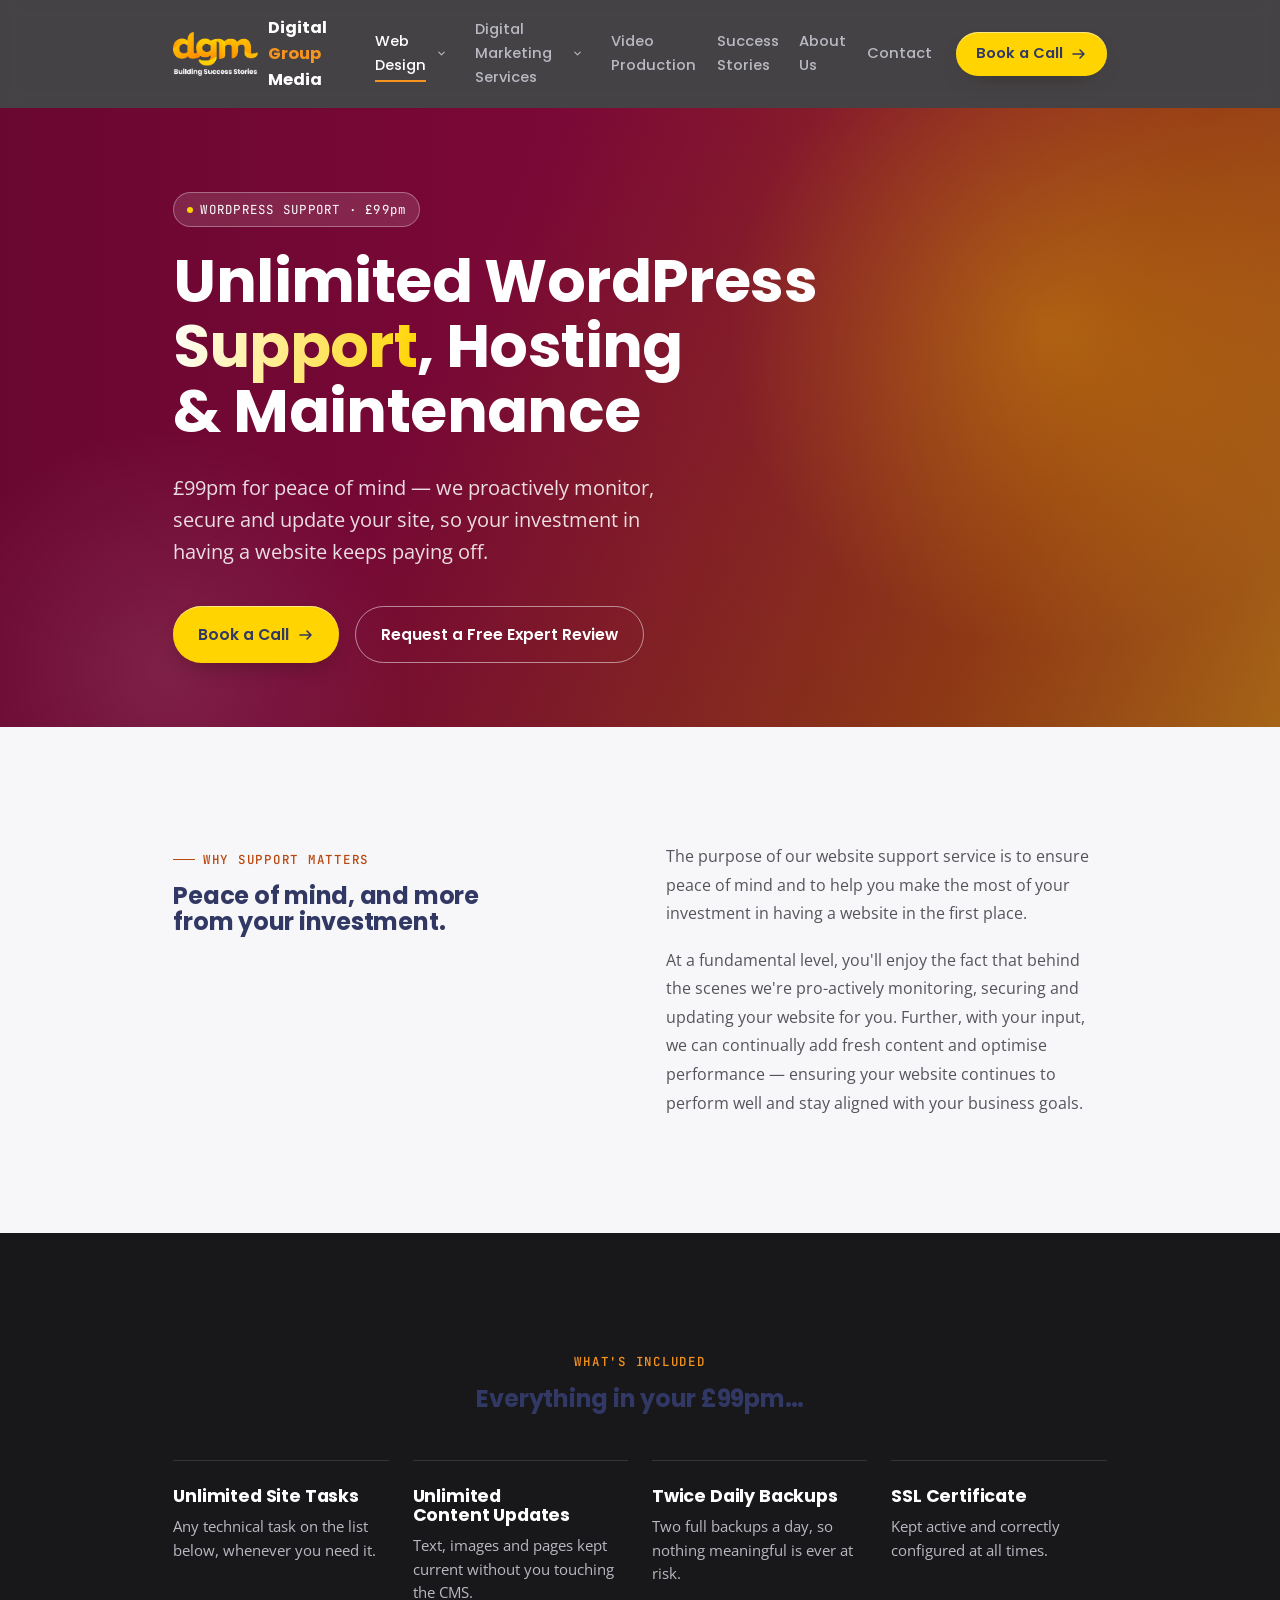
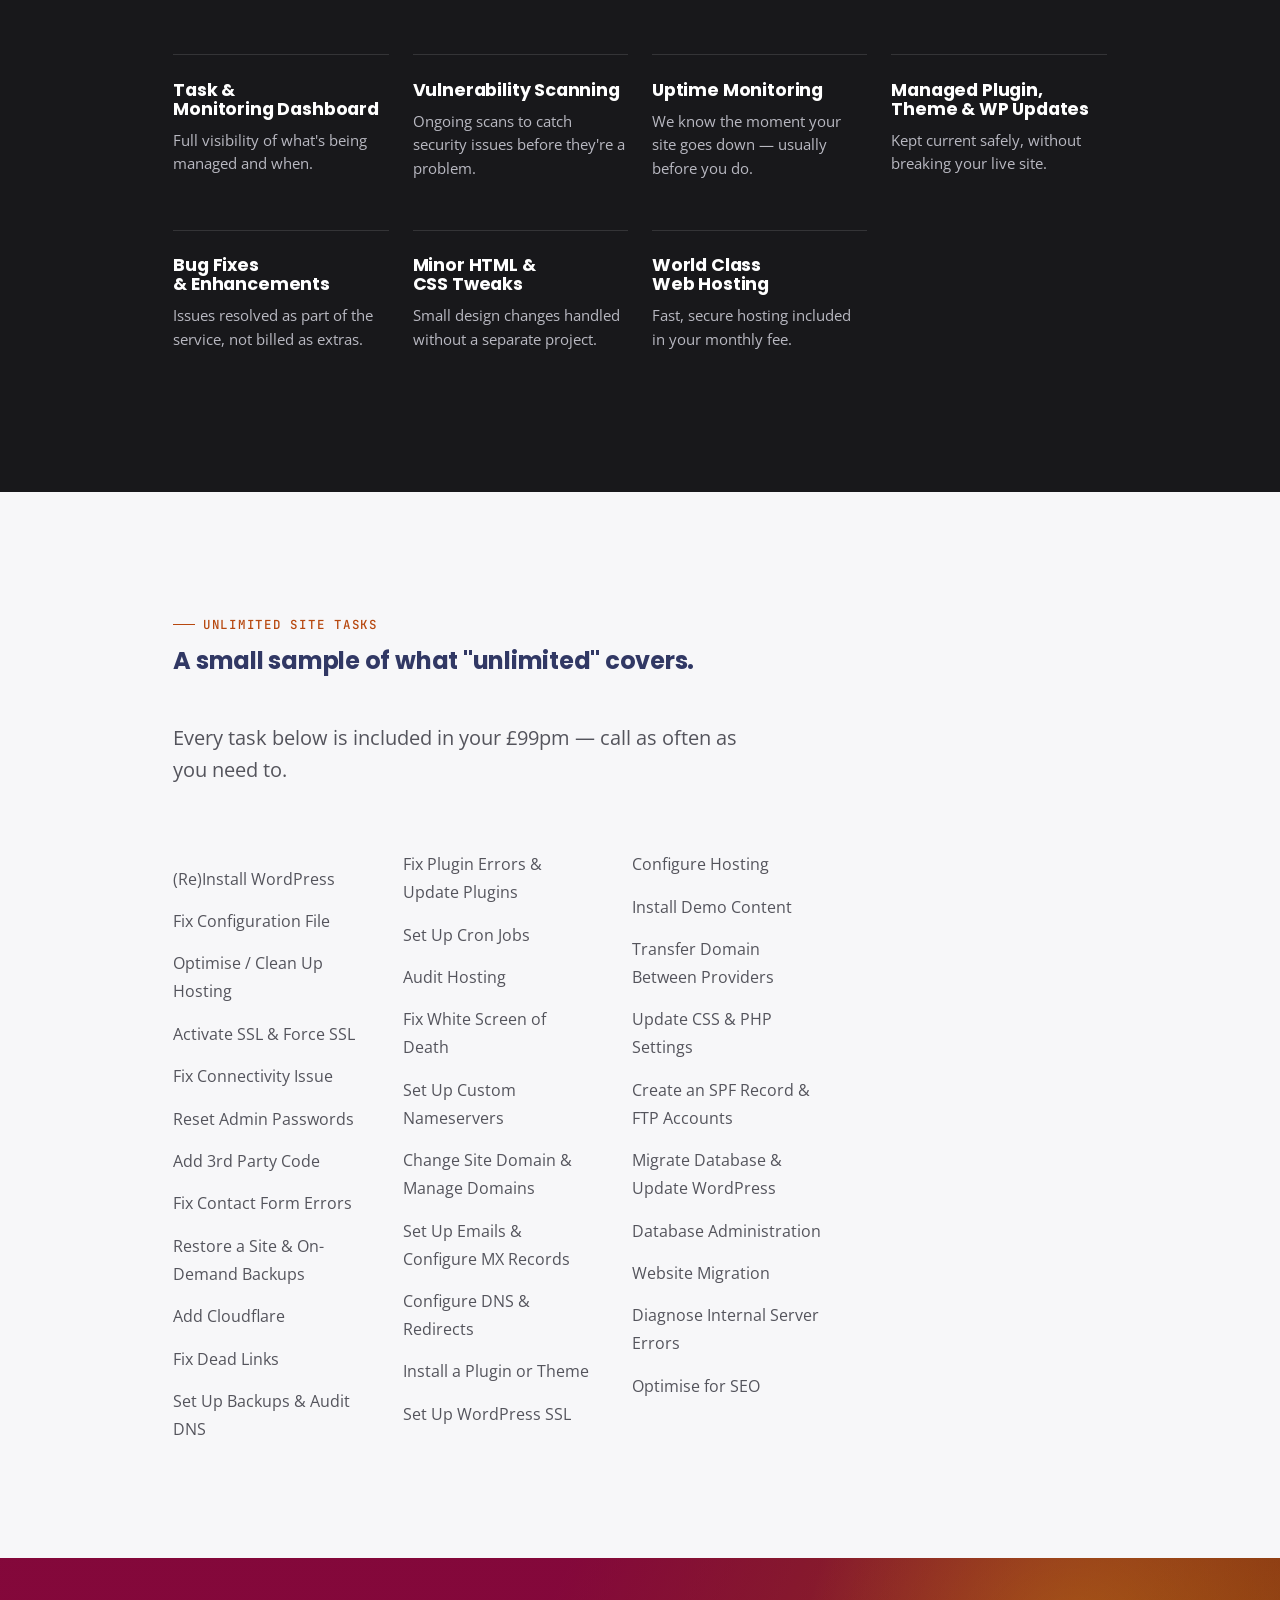
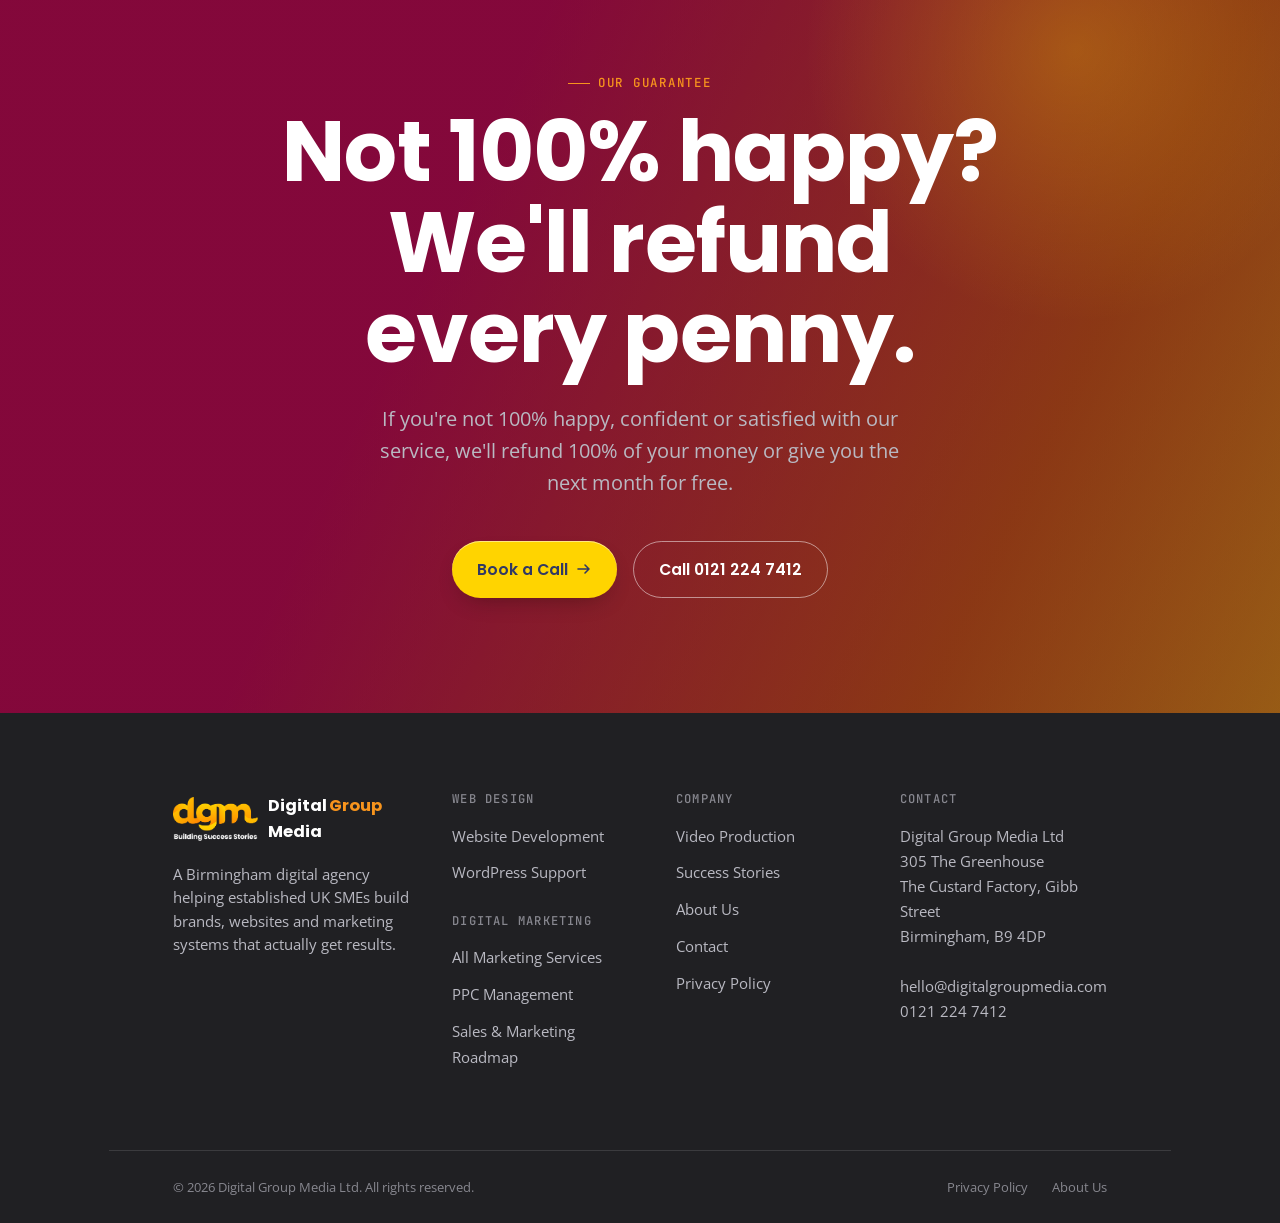
<file: support.html>
<!doctype html>
<html lang="en-GB">
<head>
<meta charset="utf-8">
<meta name="viewport" content="width=device-width, initial-scale=1, viewport-fit=cover">
<title>WordPress Support & Hosting | Digital Group Media</title>
<meta name="description" content="Unlimited WordPress website support, hosting and maintenance from Digital Group Media for £99pm — backups, security, updates and unlimited site tasks.">
<link rel="preconnect" href="https://fonts.googleapis.com">
<link rel="preconnect" href="https://fonts.gstatic.com" crossorigin>
<link rel="stylesheet" href="https://fonts.googleapis.com/css2?family=Poppins:wght@400;500;600;700;800&family=Open+Sans:wght@400;500;600;700&family=JetBrains+Mono:wght@400;500;600&display=swap">
<link rel="stylesheet" href="assets/css/styles.css">
</head>
<body>
<svg class="icon-defs" aria-hidden="true">
  <symbol id="ic-arrow" viewBox="0 0 16 16"><path d="M2 8h11M9 4l4 4-4 4" fill="none" stroke="currentColor" stroke-width="1.6" stroke-linecap="round" stroke-linejoin="round"/></symbol>
  <symbol id="ic-arrow-up" viewBox="0 0 16 16"><path d="M2 14 14 2M6 2h8v8" fill="none" stroke="currentColor" stroke-width="1.6" stroke-linecap="round" stroke-linejoin="round"/></symbol>
  <symbol id="ic-chevron" viewBox="0 0 16 16"><path d="M4 6l4 4 4-4" fill="none" stroke="currentColor" stroke-width="1.6" stroke-linecap="round" stroke-linejoin="round"/></symbol>
</svg>

<a class="skip-link" href="#main">Skip to main content</a>

<header class="site-header" id="siteHeader">
  <div class="wrap">
    <a class="brand" href="/">
      <img class="brand-mark" src="assets/images/logo-dgm.png" alt="" width="237" height="123">
      <span class="brand-word"><span class="brand-full">Digital <b>Group</b> Media</span><span class="brand-short">D<b>G</b>M</span></span>
    </a>
    <nav class="nav-links" aria-label="Primary">
      <div class="nav-item has-dropdown">
        <a class="nav-parent-link" href="web-design" aria-current="page">Web Design</a>
        <button class="nav-caret-btn" type="button" aria-expanded="false" aria-controls="dd-1" aria-label="Show Web Design submenu">
          <svg class="nav-caret" aria-hidden="true"><use href="#ic-chevron"/></svg>
        </button>
        <div class="nav-dropdown" id="dd-1">
          <a href="web-design">Website Development</a>
        <a href="support" aria-current="page">WordPress Support</a>
        </div>
      </div>
      <div class="nav-item has-dropdown">
        <a class="nav-parent-link" href="digital-marketing-services">Digital Marketing Services</a>
        <button class="nav-caret-btn" type="button" aria-expanded="false" aria-controls="dd-2" aria-label="Show Digital Marketing Services submenu">
          <svg class="nav-caret" aria-hidden="true"><use href="#ic-chevron"/></svg>
        </button>
        <div class="nav-dropdown" id="dd-2">
          <a href="ppc-management">PPC Management</a>
        <a href="sales-and-marketing-roadmap">Sales and Marketing Roadmap</a>
        </div>
      </div>
      <a href="videography-services">Video Production</a>
      <a href="success-stories">Success Stories</a>
      <a href="about-us">About Us</a>
      <a href="contact">Contact</a>
    </nav>
    <div class="nav-actions">
      <a class="btn btn-primary" href="contact">Book a Call<svg class="ic" aria-hidden="true"><use href="#ic-arrow"/></svg></a>
      <button class="nav-toggle" id="navToggle" aria-expanded="false" aria-controls="mobileNav" aria-label="Open menu">
        <span class="nav-toggle-bars"><span></span><span></span><span></span></span>
      </button>
    </div>
  </div>
</header>

<nav class="mobile-nav" id="mobileNav" aria-label="Mobile">
  <a href="/">Home</a>
  <a href="web-design" aria-current="page">Web Design</a>
  <a class="mobile-sub" href="web-design">Website Development</a>
  <a class="mobile-sub" href="support" aria-current="page">WordPress Support</a>
  <a href="digital-marketing-services">Digital Marketing Services</a>
  <a class="mobile-sub" href="ppc-management">PPC Management</a>
  <a class="mobile-sub" href="sales-and-marketing-roadmap">Sales and Marketing Roadmap</a>
  <a href="videography-services">Video Production</a>
  <a href="success-stories">Success Stories</a>
  <a href="about-us">About Us</a>
  <a href="contact">Contact</a>
  <a class="btn btn-primary" href="contact">Book a Call<svg class="ic" aria-hidden="true"><use href="#ic-arrow"/></svg></a>
</nav>

<main id="main">
  <section class="hero hero--page" aria-labelledby="hero-h1">
    <div class="hero-grid" aria-hidden="true"></div>
    <canvas class="hero-canvas" id="heroCanvas" aria-hidden="true"></canvas>
    <div class="wrap">
      <span class="hero-badge"><span class="dot"></span>WORDPRESS SUPPORT &middot; &#163;99pm</span>
      <h1 id="hero-h1">Unlimited WordPress <span class="hl">Support</span>, Hosting &amp; Maintenance</h1>
      <p class="hero-sub">&#163;99pm for peace of mind &mdash; we proactively monitor, secure and update your site, so your investment in having a website keeps paying off.</p>
      <div class="hero-cta">
        <a class="btn btn-primary" href="contact">Book a Call<svg class="ic" aria-hidden="true"><use href="#ic-arrow"/></svg></a>
        <a class="btn btn-ghost" href="contact">Request a Free Expert Review</a>
      </div>
    </div>
  </section>

  <section class="section-pad">
    <div class="wrap">
      <div class="about-story">
        <div class="reveal">
          <span class="eyebrow">Why Support Matters</span>
          <h2>Peace of mind, and more from your investment.</h2>
        </div>
        <div class="lead-block reveal">
          <p>The purpose of our website support service is to ensure peace of mind and to help you make the most of your investment in having a website in the first place.</p>
          <p>At a fundamental level, you'll enjoy the fact that behind the scenes we're pro-actively monitoring, securing and updating your website for you. Further, with your input, we can continually add fresh content and optimise performance &mdash; ensuring your website continues to perform well and stay aligned with your business goals.</p>
        </div>
      </div>
    </div>
  </section>

  <div class="signal-divider" aria-hidden="true"></div>

  <section class="section-pad on-dark why" aria-labelledby="incl-h2">
    <div class="wrap">
      <div class="center-head reveal">
        <span class="eyebrow">What's Included</span>
        <h2 id="incl-h2">Everything in your &#163;99pm&hellip;</h2>
      </div>
      <div class="values-grid reveal-stagger" style="margin-top:3rem;">
        <div class="value-card"><h3>Unlimited Site Tasks</h3><p>Any technical task on the list below, whenever you need it.</p></div>
        <div class="value-card"><h3>Unlimited Content Updates</h3><p>Text, images and pages kept current without you touching the CMS.</p></div>
        <div class="value-card"><h3>Twice Daily Backups</h3><p>Two full backups a day, so nothing meaningful is ever at risk.</p></div>
        <div class="value-card"><h3>SSL Certificate</h3><p>Kept active and correctly configured at all times.</p></div>
        <div class="value-card"><h3>Task &amp; Monitoring Dashboard</h3><p>Full visibility of what's being managed and when.</p></div>
        <div class="value-card"><h3>Vulnerability Scanning</h3><p>Ongoing scans to catch security issues before they're a problem.</p></div>
        <div class="value-card"><h3>Uptime Monitoring</h3><p>We know the moment your site goes down &mdash; usually before you do.</p></div>
        <div class="value-card"><h3>Managed Plugin, Theme &amp; WP Updates</h3><p>Kept current safely, without breaking your live site.</p></div>
        <div class="value-card"><h3>Bug Fixes &amp; Enhancements</h3><p>Issues resolved as part of the service, not billed as extras.</p></div>
        <div class="value-card"><h3>Minor HTML &amp; CSS Tweaks</h3><p>Small design changes handled without a separate project.</p></div>
        <div class="value-card"><h3>World Class Web Hosting</h3><p>Fast, secure hosting included in your monthly fee.</p></div>
      </div>
    </div>
  </section>

  <section class="section-pad" aria-labelledby="tasks-h2">
    <div class="wrap">
      <div class="head-row reveal">
        <div>
          <span class="eyebrow">Unlimited Site Tasks</span>
          <h2 id="tasks-h2">A small sample of what "unlimited" covers.</h2>
        </div>
        <p class="lead">Every task below is included in your &#163;99pm &mdash; call as often as you need to.</p>
      </div>
      <div class="prose tasks-columns reveal">
        <p>(Re)Install WordPress</p>
        <p>Fix Configuration File</p>
        <p>Optimise / Clean Up Hosting</p>
        <p>Activate SSL &amp; Force SSL</p>
        <p>Fix Connectivity Issue</p>
        <p>Reset Admin Passwords</p>
        <p>Add 3rd Party Code</p>
        <p>Fix Contact Form Errors</p>
        <p>Restore a Site &amp; On-Demand Backups</p>
        <p>Add Cloudflare</p>
        <p>Fix Dead Links</p>
        <p>Set Up Backups &amp; Audit DNS</p>
        <p>Fix Plugin Errors &amp; Update Plugins</p>
        <p>Set Up Cron Jobs</p>
        <p>Audit Hosting</p>
        <p>Fix White Screen of Death</p>
        <p>Set Up Custom Nameservers</p>
        <p>Change Site Domain &amp; Manage Domains</p>
        <p>Set Up Emails &amp; Configure MX Records</p>
        <p>Configure DNS &amp; Redirects</p>
        <p>Install a Plugin or Theme</p>
        <p>Set Up WordPress SSL</p>
        <p>Configure Hosting</p>
        <p>Install Demo Content</p>
        <p>Transfer Domain Between Providers</p>
        <p>Update CSS &amp; PHP Settings</p>
        <p>Create an SPF Record &amp; FTP Accounts</p>
        <p>Migrate Database &amp; Update WordPress</p>
        <p>Database Administration</p>
        <p>Website Migration</p>
        <p>Diagnose Internal Server Errors</p>
        <p>Optimise for SEO</p>
      </div>
    </div>
  </section>

  <section class="cta-final section-pad on-dark" id="final-cta" aria-labelledby="cta-h2">
    <canvas class="signal-web" id="ctaCanvas" aria-hidden="true"></canvas>
    <div class="wrap">
      <span class="eyebrow">Our Guarantee</span>
      <h2 id="cta-h2" class="reveal">Not 100% happy? We'll refund every penny.</h2>
      <p class="lead reveal">If you're not 100% happy, confident or satisfied with our service, we'll refund 100% of your money or give you the next month for free.</p>
      <div class="hero-cta reveal">
        <a class="btn btn-primary" href="contact">Book a Call<svg class="ic" aria-hidden="true"><use href="#ic-arrow"/></svg></a>
        <a class="btn btn-ghost" href="tel:01212247412">Call 0121 224 7412</a>
      </div>
    </div>
  </section>

</main>

<footer class="site-footer">
  <div class="wrap footer-top">
    <div class="footer-brand">
      <a class="brand" href="/">
        <img class="brand-mark" src="assets/images/logo-dgm.png" alt="" width="237" height="123">
        <span class="brand-word">Digital <b>Group</b> Media</span>
      </a>
      <p>A Birmingham digital agency helping established UK SMEs build brands, websites and marketing systems that actually get results.</p>
    </div>
    <div class="footer-col">
      <h4>Web Design</h4>
      <ul>
        <li><a href="web-design">Website Development</a></li>
        <li><a href="support">WordPress Support</a></li>
      </ul>
      <h4 class="footer-col-spaced">Digital Marketing</h4>
      <ul>
        <li><a href="digital-marketing-services">All Marketing Services</a></li>
        <li><a href="ppc-management">PPC Management</a></li>
        <li><a href="sales-and-marketing-roadmap">Sales &amp; Marketing Roadmap</a></li>
      </ul>
    </div>
    <div class="footer-col">
      <h4>Company</h4>
      <ul>
        <li><a href="videography-services">Video Production</a></li>
        <li><a href="success-stories">Success Stories</a></li>
        <li><a href="about-us">About Us</a></li>
        <li><a href="contact">Contact</a></li>
        <li><a href="privacy-policy">Privacy Policy</a></li>
      </ul>
    </div>
    <div class="footer-col">
      <h4>Contact</h4>
      <address>
        Digital Group Media Ltd<br>
        305 The Greenhouse<br>
        The Custard Factory, Gibb Street<br>
        Birmingham, B9 4DP<br><br>
        <a href="mailto:hello@digitalgroupmedia.com">hello@digitalgroupmedia.com</a><br>
        <a href="tel:01212247412">0121 224 7412</a>
      </address>
    </div>
  </div>
  <div class="wrap footer-bottom">
    <span>&copy; <span id="year">2026</span> Digital Group Media Ltd. All rights reserved.</span>
    <span class="footer-legal">
      <a href="privacy-policy">Privacy Policy</a>
      <a href="about-us">About Us</a>
    </span>
  </div>
</footer>

<script type="application/ld+json">
{
  "@context": "https://schema.org",
  "@type": "ProfessionalService",
  "name": "Digital Group Media",
  "description": "Unlimited WordPress website support, hosting and maintenance from Digital Group Media for £99pm — backups, security, updates and unlimited site tasks.",
  "url": "https://digitalgroupmedia.com/",
  "telephone": "+441212247412",
  "email": "hello@digitalgroupmedia.com",
  "address": {
    "@type": "PostalAddress",
    "streetAddress": "305 The Greenhouse, The Custard Factory, Gibb Street",
    "addressLocality": "Birmingham",
    "postalCode": "B9 4DP",
    "addressCountry": "GB"
  },
  "foundingDate": "2008",
  "aggregateRating": {
    "@type": "AggregateRating",
    "ratingValue": "4.9",
    "ratingCount": "1",
    "bestRating": "5"
  }
}
</script>
<script src="assets/js/main.js"></script>
</body>
</html>
</file>
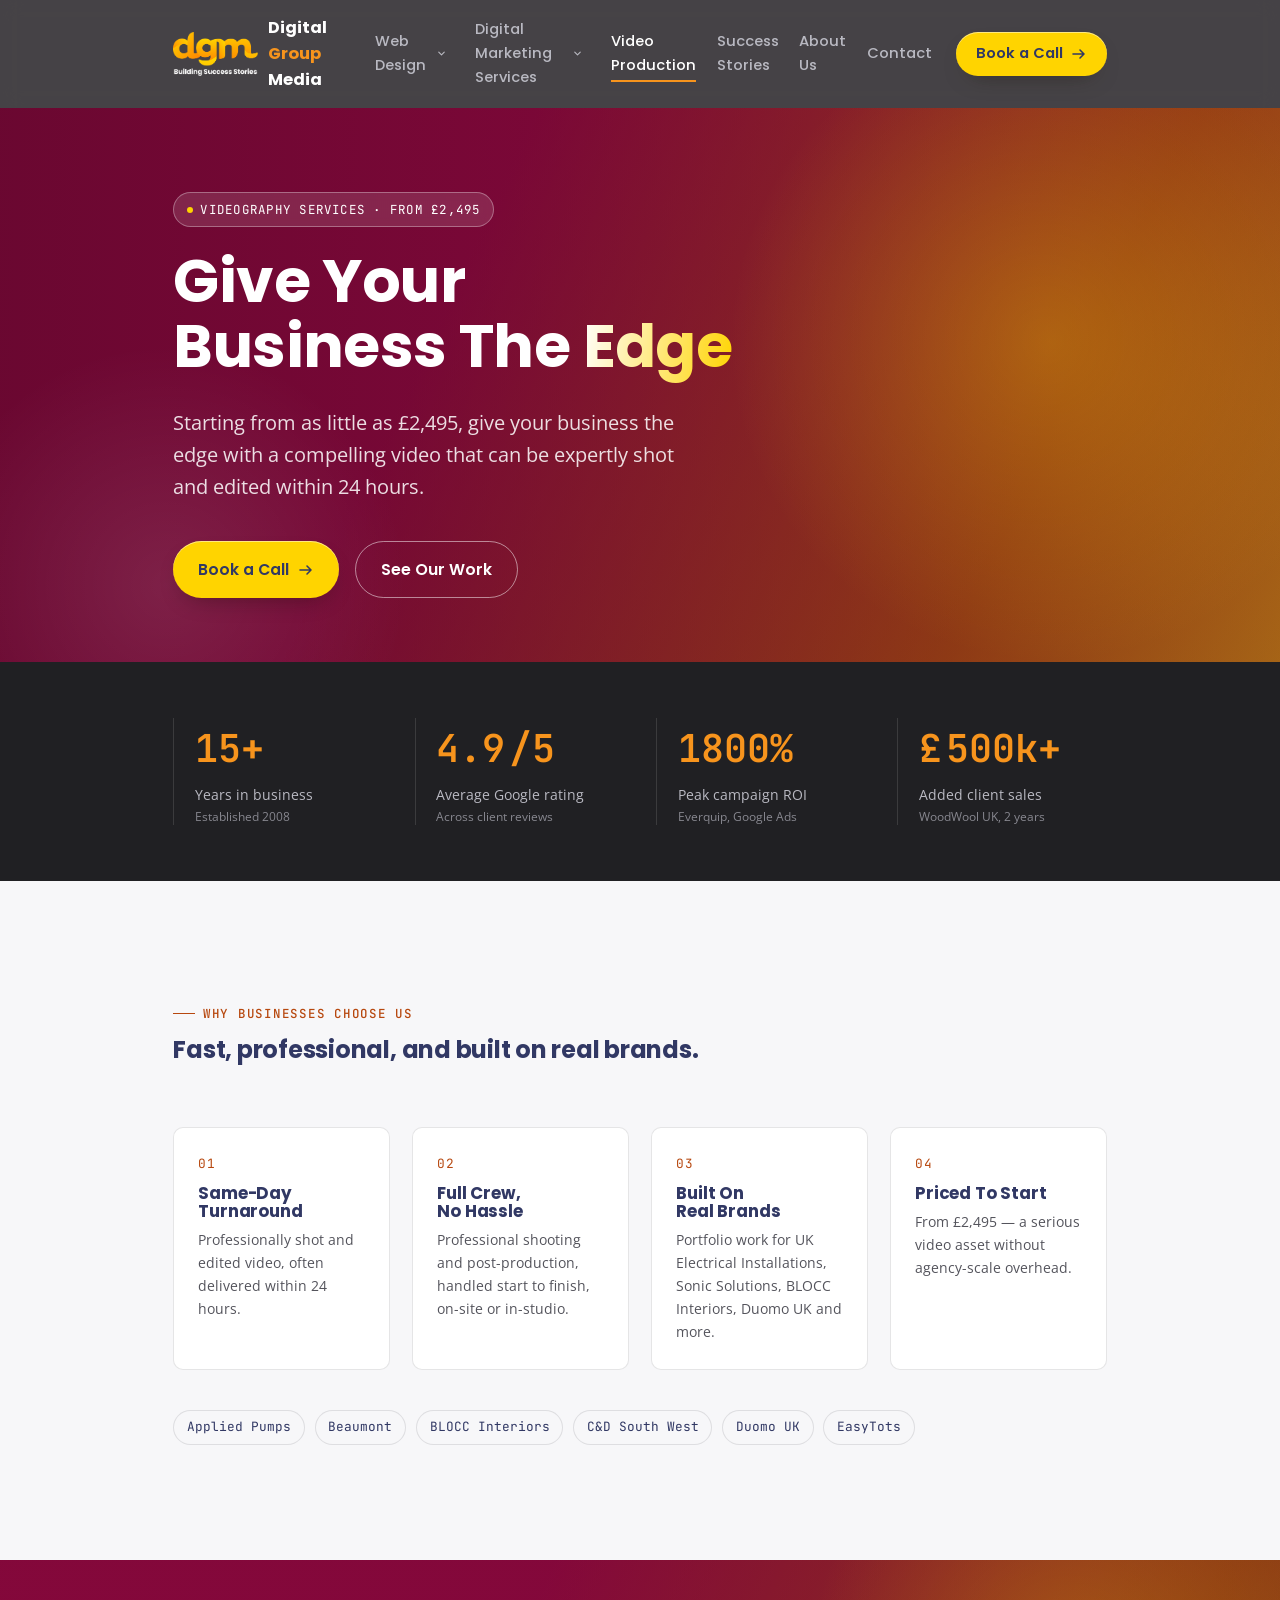
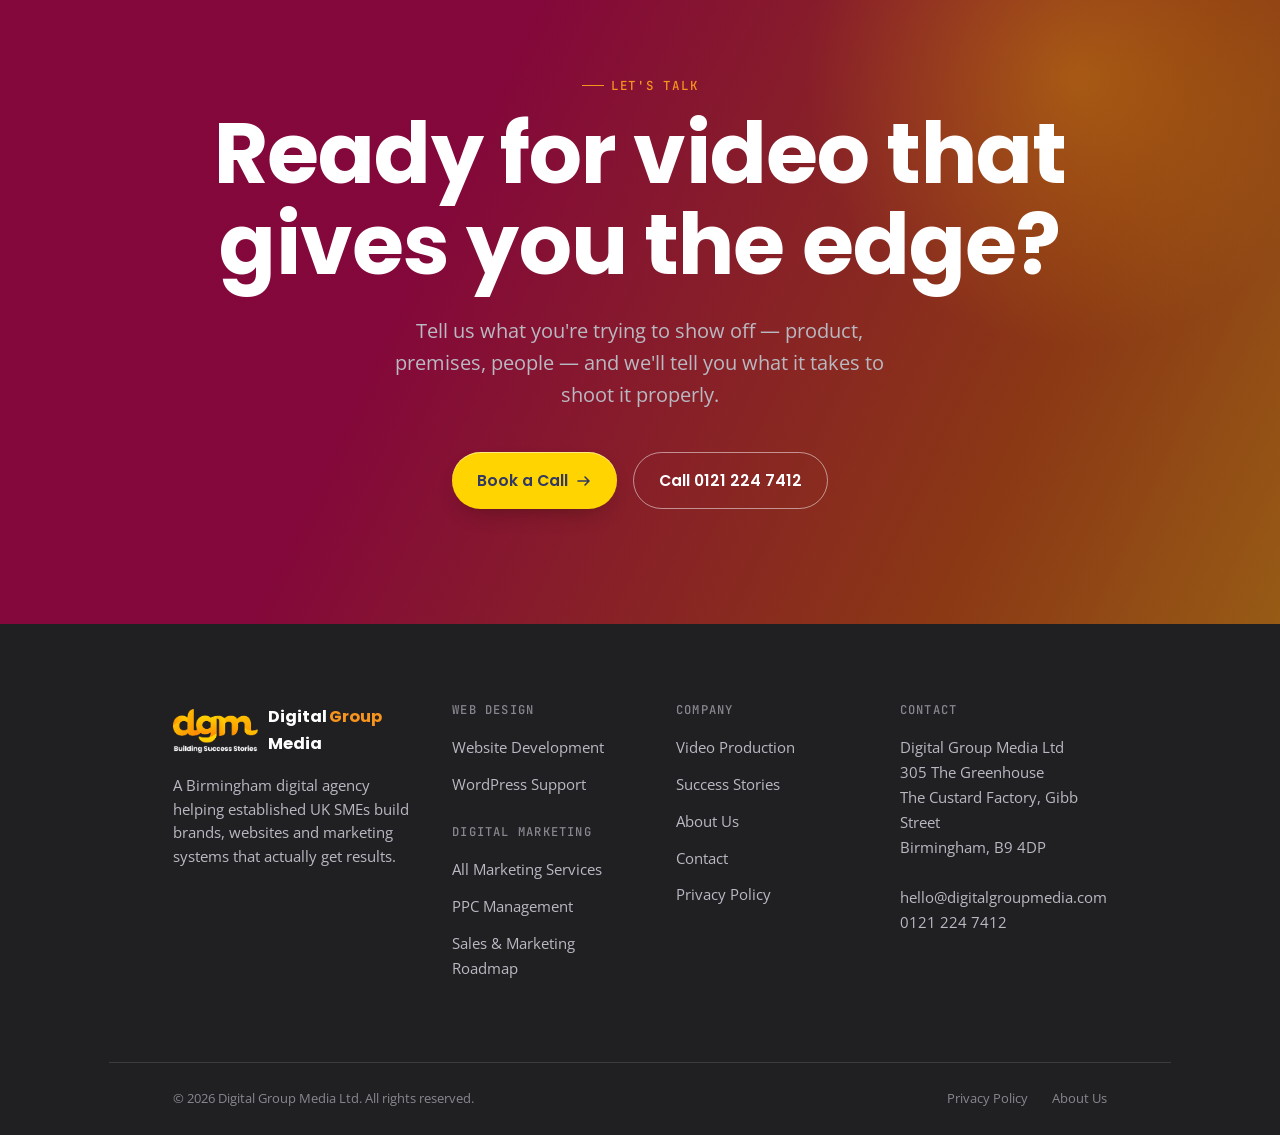
<file: videography-services.html>
<!doctype html>
<html lang="en-GB">
<head>
<meta charset="utf-8">
<meta name="viewport" content="width=device-width, initial-scale=1, viewport-fit=cover">
<title>Videography Services | Digital Group Media</title>
<meta name="description" content="Professionally shot and edited business video, often delivered within 24 hours, from Digital Group Media. From £2,495.">
<link rel="preconnect" href="https://fonts.googleapis.com">
<link rel="preconnect" href="https://fonts.gstatic.com" crossorigin>
<link rel="stylesheet" href="https://fonts.googleapis.com/css2?family=Poppins:wght@400;500;600;700;800&family=Open+Sans:wght@400;500;600;700&family=JetBrains+Mono:wght@400;500;600&display=swap">
<link rel="stylesheet" href="assets/css/styles.css">
</head>
<body>
<svg class="icon-defs" aria-hidden="true">
  <symbol id="ic-arrow" viewBox="0 0 16 16"><path d="M2 8h11M9 4l4 4-4 4" fill="none" stroke="currentColor" stroke-width="1.6" stroke-linecap="round" stroke-linejoin="round"/></symbol>
  <symbol id="ic-arrow-up" viewBox="0 0 16 16"><path d="M2 14 14 2M6 2h8v8" fill="none" stroke="currentColor" stroke-width="1.6" stroke-linecap="round" stroke-linejoin="round"/></symbol>
  <symbol id="ic-chevron" viewBox="0 0 16 16"><path d="M4 6l4 4 4-4" fill="none" stroke="currentColor" stroke-width="1.6" stroke-linecap="round" stroke-linejoin="round"/></symbol>
</svg>

<a class="skip-link" href="#main">Skip to main content</a>

<header class="site-header" id="siteHeader">
  <div class="wrap">
    <a class="brand" href="/">
      <img class="brand-mark" src="assets/images/logo-dgm.png" alt="" width="237" height="123">
      <span class="brand-word"><span class="brand-full">Digital <b>Group</b> Media</span><span class="brand-short">D<b>G</b>M</span></span>
    </a>
    <nav class="nav-links" aria-label="Primary">
      <div class="nav-item has-dropdown">
        <a class="nav-parent-link" href="web-design">Web Design</a>
        <button class="nav-caret-btn" type="button" aria-expanded="false" aria-controls="dd-1" aria-label="Show Web Design submenu">
          <svg class="nav-caret" aria-hidden="true"><use href="#ic-chevron"/></svg>
        </button>
        <div class="nav-dropdown" id="dd-1">
          <a href="web-design">Website Development</a>
        <a href="support">WordPress Support</a>
        </div>
      </div>
      <div class="nav-item has-dropdown">
        <a class="nav-parent-link" href="digital-marketing-services">Digital Marketing Services</a>
        <button class="nav-caret-btn" type="button" aria-expanded="false" aria-controls="dd-2" aria-label="Show Digital Marketing Services submenu">
          <svg class="nav-caret" aria-hidden="true"><use href="#ic-chevron"/></svg>
        </button>
        <div class="nav-dropdown" id="dd-2">
          <a href="ppc-management">PPC Management</a>
        <a href="sales-and-marketing-roadmap">Sales and Marketing Roadmap</a>
        </div>
      </div>
      <a href="videography-services" aria-current="page">Video Production</a>
      <a href="success-stories">Success Stories</a>
      <a href="about-us">About Us</a>
      <a href="contact">Contact</a>
    </nav>
    <div class="nav-actions">
      <a class="btn btn-primary" href="contact">Book a Call<svg class="ic" aria-hidden="true"><use href="#ic-arrow"/></svg></a>
      <button class="nav-toggle" id="navToggle" aria-expanded="false" aria-controls="mobileNav" aria-label="Open menu">
        <span class="nav-toggle-bars"><span></span><span></span><span></span></span>
      </button>
    </div>
  </div>
</header>

<nav class="mobile-nav" id="mobileNav" aria-label="Mobile">
  <a href="/">Home</a>
  <a href="web-design">Web Design</a>
  <a class="mobile-sub" href="web-design">Website Development</a>
  <a class="mobile-sub" href="support">WordPress Support</a>
  <a href="digital-marketing-services">Digital Marketing Services</a>
  <a class="mobile-sub" href="ppc-management">PPC Management</a>
  <a class="mobile-sub" href="sales-and-marketing-roadmap">Sales and Marketing Roadmap</a>
  <a href="videography-services" aria-current="page">Video Production</a>
  <a href="success-stories">Success Stories</a>
  <a href="about-us">About Us</a>
  <a href="contact">Contact</a>
  <a class="btn btn-primary" href="contact">Book a Call<svg class="ic" aria-hidden="true"><use href="#ic-arrow"/></svg></a>
</nav>

<main id="main">
  <section class="hero hero--page" aria-labelledby="hero-h1">
    <div class="hero-grid" aria-hidden="true"></div>
    <canvas class="hero-canvas" id="heroCanvas" aria-hidden="true"></canvas>
    <div class="wrap">
      <span class="hero-badge"><span class="dot"></span>VIDEOGRAPHY SERVICES &middot; FROM &#163;2,495</span>
      <h1 id="hero-h1">Give Your Business The <span class="hl">Edge</span></h1>
      <p class="hero-sub">Starting from as little as &#163;2,495, give your business the edge with a compelling video that can be expertly shot and edited within 24 hours.</p>
      <div class="hero-cta">
        <a class="btn btn-primary" href="contact">Book a Call<svg class="ic" aria-hidden="true"><use href="#ic-arrow"/></svg></a>
        <a class="btn btn-ghost" href="success-stories">See Our Work</a>
      </div>
    </div>
  </section>

  <section class="stats-strip" aria-label="Numbers from the work">
    <div class="wrap">
      <div class="stats-grid reveal-stagger">
        <div class="stat">
          <span class="stat-num"><span class="js-count" data-count="15" data-suffix="+">0</span></span>
          <p class="stat-cap">Years in business<em>Established 2008</em></p>
        </div>
        <div class="stat">
          <span class="stat-num"><span class="js-count" data-count="4.9" data-decimals="1">0</span>/5</span>
          <p class="stat-cap">Average Google rating<em>Across client reviews</em></p>
        </div>
        <div class="stat">
          <span class="stat-num"><span class="js-count" data-count="1800" data-suffix="%">0</span></span>
          <p class="stat-cap">Peak campaign ROI<em>Everquip, Google Ads</em></p>
        </div>
        <div class="stat">
          <span class="stat-num">&#163;<span class="js-count" data-count="500" data-suffix="k+">0</span></span>
          <p class="stat-cap">Added client sales<em>WoodWool UK, 2 years</em></p>
        </div>
      </div>
    </div>
  </section>

  <section class="section-pad" aria-labelledby="video-h2">
    <div class="wrap">
      <div class="head-row reveal">
        <div>
          <span class="eyebrow">Why Businesses Choose Us</span>
          <h2 id="video-h2">Fast, professional, and built on real brands.</h2>
        </div>
      </div>
      <div class="feat-grid reveal-stagger">
        <div class="feat-card">
          <div class="feat-num">01</div>
          <h3>Same-Day Turnaround</h3>
          <p>Professionally shot and edited video, often delivered within 24 hours.</p>
        </div>
        <div class="feat-card">
          <div class="feat-num">02</div>
          <h3>Full Crew, No Hassle</h3>
          <p>Professional shooting and post-production, handled start to finish, on-site or in-studio.</p>
        </div>
        <div class="feat-card">
          <div class="feat-num">03</div>
          <h3>Built On Real Brands</h3>
          <p>Portfolio work for UK Electrical Installations, Sonic Solutions, BLOCC Interiors, Duomo UK and more.</p>
        </div>
        <div class="feat-card">
          <div class="feat-num">04</div>
          <h3>Priced To Start</h3>
          <p>From &#163;2,495 &mdash; a serious video asset without agency-scale overhead.</p>
        </div>
      </div>
      <div class="team-strip reveal" style="margin-top:2.5rem;">
        <span class="team-chip">Applied Pumps</span>
        <span class="team-chip">Beaumont</span>
        <span class="team-chip">BLOCC Interiors</span>
        <span class="team-chip">C&amp;D South West</span>
        <span class="team-chip">Duomo UK</span>
        <span class="team-chip">EasyTots</span>
      </div>
    </div>
  </section>

  <section class="cta-final section-pad on-dark" id="final-cta" aria-labelledby="cta-h2">
    <canvas class="signal-web" id="ctaCanvas" aria-hidden="true"></canvas>
    <div class="wrap">
      <span class="eyebrow">Let's Talk</span>
      <h2 id="cta-h2" class="reveal">Ready for video that gives you the edge?</h2>
      <p class="lead reveal">Tell us what you're trying to show off &mdash; product, premises, people &mdash; and we'll tell you what it takes to shoot it properly.</p>
      <div class="hero-cta reveal">
        <a class="btn btn-primary" href="contact">Book a Call<svg class="ic" aria-hidden="true"><use href="#ic-arrow"/></svg></a>
        <a class="btn btn-ghost" href="tel:01212247412">Call 0121 224 7412</a>
      </div>
    </div>
  </section>

</main>

<footer class="site-footer">
  <div class="wrap footer-top">
    <div class="footer-brand">
      <a class="brand" href="/">
        <img class="brand-mark" src="assets/images/logo-dgm.png" alt="" width="237" height="123">
        <span class="brand-word">Digital <b>Group</b> Media</span>
      </a>
      <p>A Birmingham digital agency helping established UK SMEs build brands, websites and marketing systems that actually get results.</p>
    </div>
    <div class="footer-col">
      <h4>Web Design</h4>
      <ul>
        <li><a href="web-design">Website Development</a></li>
        <li><a href="support">WordPress Support</a></li>
      </ul>
      <h4 class="footer-col-spaced">Digital Marketing</h4>
      <ul>
        <li><a href="digital-marketing-services">All Marketing Services</a></li>
        <li><a href="ppc-management">PPC Management</a></li>
        <li><a href="sales-and-marketing-roadmap">Sales &amp; Marketing Roadmap</a></li>
      </ul>
    </div>
    <div class="footer-col">
      <h4>Company</h4>
      <ul>
        <li><a href="videography-services">Video Production</a></li>
        <li><a href="success-stories">Success Stories</a></li>
        <li><a href="about-us">About Us</a></li>
        <li><a href="contact">Contact</a></li>
        <li><a href="privacy-policy">Privacy Policy</a></li>
      </ul>
    </div>
    <div class="footer-col">
      <h4>Contact</h4>
      <address>
        Digital Group Media Ltd<br>
        305 The Greenhouse<br>
        The Custard Factory, Gibb Street<br>
        Birmingham, B9 4DP<br><br>
        <a href="mailto:hello@digitalgroupmedia.com">hello@digitalgroupmedia.com</a><br>
        <a href="tel:01212247412">0121 224 7412</a>
      </address>
    </div>
  </div>
  <div class="wrap footer-bottom">
    <span>&copy; <span id="year">2026</span> Digital Group Media Ltd. All rights reserved.</span>
    <span class="footer-legal">
      <a href="privacy-policy">Privacy Policy</a>
      <a href="about-us">About Us</a>
    </span>
  </div>
</footer>

<script type="application/ld+json">
{
  "@context": "https://schema.org",
  "@type": "ProfessionalService",
  "name": "Digital Group Media",
  "description": "Professionally shot and edited business video, often delivered within 24 hours, from Digital Group Media. From £2,495.",
  "url": "https://digitalgroupmedia.com/",
  "telephone": "+441212247412",
  "email": "hello@digitalgroupmedia.com",
  "address": {
    "@type": "PostalAddress",
    "streetAddress": "305 The Greenhouse, The Custard Factory, Gibb Street",
    "addressLocality": "Birmingham",
    "postalCode": "B9 4DP",
    "addressCountry": "GB"
  },
  "foundingDate": "2008",
  "aggregateRating": {
    "@type": "AggregateRating",
    "ratingValue": "4.9",
    "ratingCount": "1",
    "bestRating": "5"
  }
}
</script>
<script src="assets/js/main.js"></script>
</body>
</html>
</file>
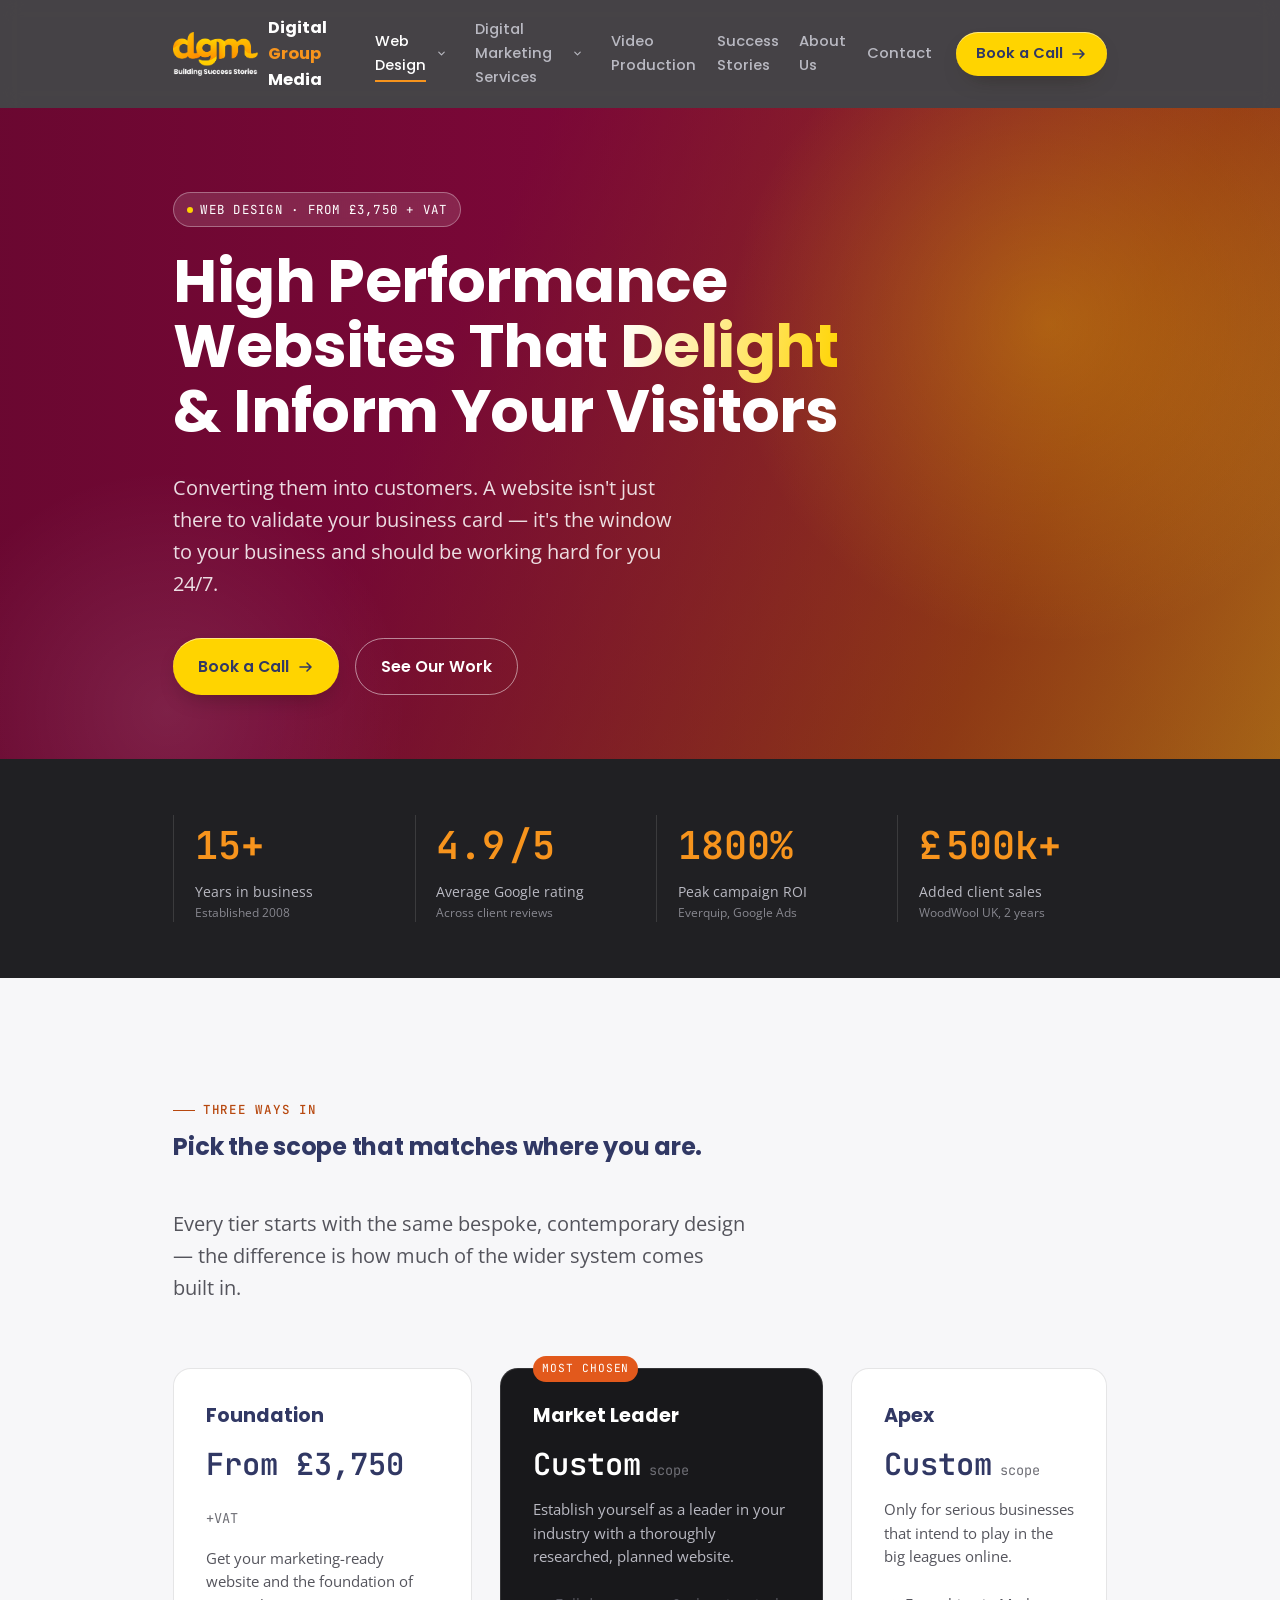
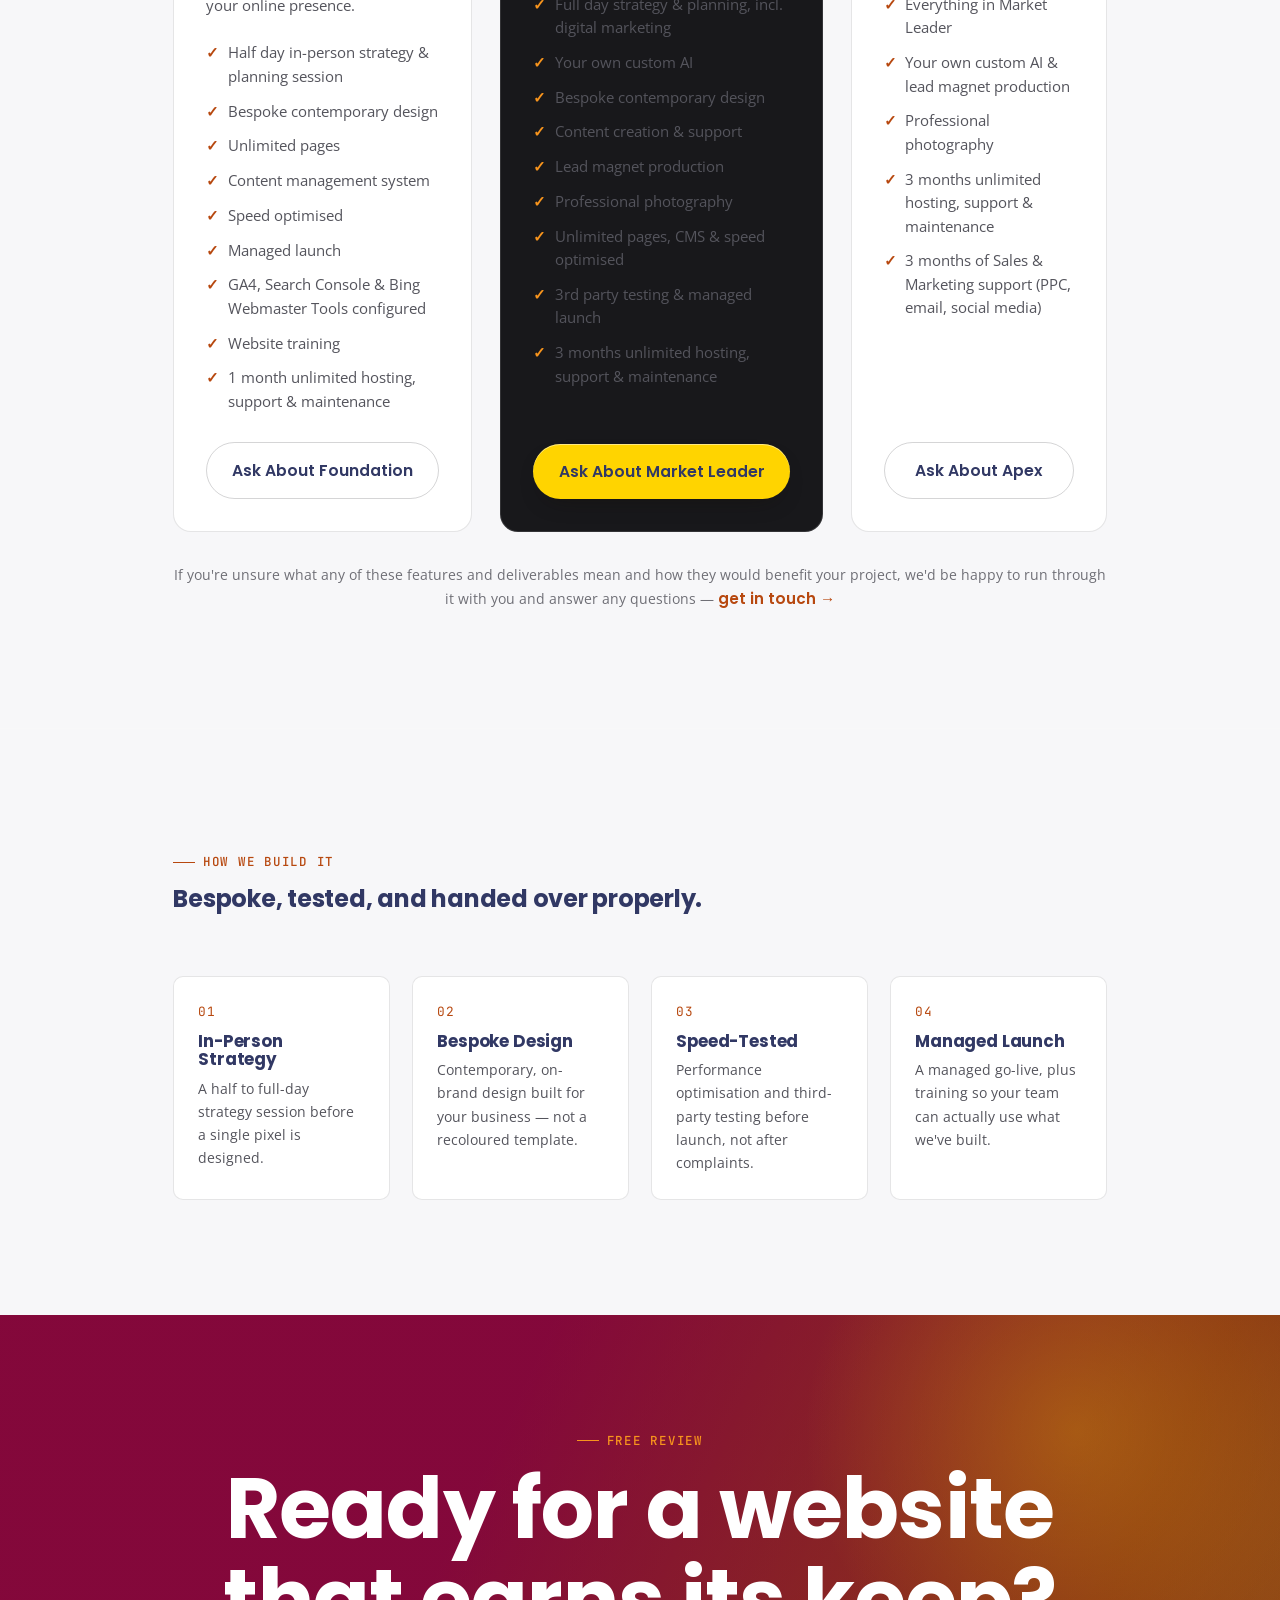
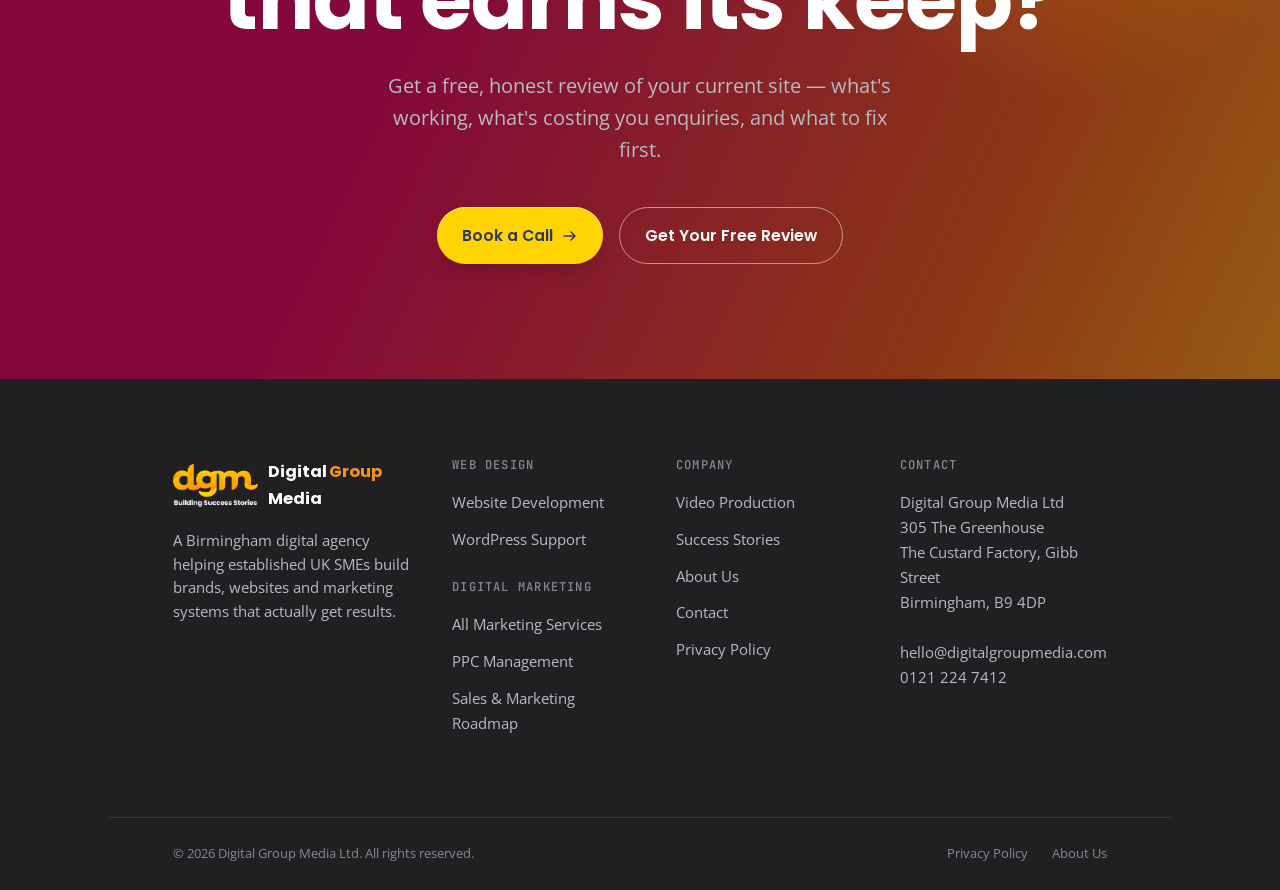
<file: web-design.html>
<!doctype html>
<html lang="en-GB">
<head>
<meta charset="utf-8">
<meta name="viewport" content="width=device-width, initial-scale=1, viewport-fit=cover">
<title>Web Design Services | Digital Group Media</title>
<meta name="description" content="High-performance websites that delight and inform visitors, and convert them into customers. Bespoke web design for established UK SMEs, from Digital Group Media.">
<link rel="preconnect" href="https://fonts.googleapis.com">
<link rel="preconnect" href="https://fonts.gstatic.com" crossorigin>
<link rel="stylesheet" href="https://fonts.googleapis.com/css2?family=Poppins:wght@400;500;600;700;800&family=Open+Sans:wght@400;500;600;700&family=JetBrains+Mono:wght@400;500;600&display=swap">
<link rel="stylesheet" href="assets/css/styles.css">
</head>
<body>
<svg class="icon-defs" aria-hidden="true">
  <symbol id="ic-arrow" viewBox="0 0 16 16"><path d="M2 8h11M9 4l4 4-4 4" fill="none" stroke="currentColor" stroke-width="1.6" stroke-linecap="round" stroke-linejoin="round"/></symbol>
  <symbol id="ic-arrow-up" viewBox="0 0 16 16"><path d="M2 14 14 2M6 2h8v8" fill="none" stroke="currentColor" stroke-width="1.6" stroke-linecap="round" stroke-linejoin="round"/></symbol>
  <symbol id="ic-chevron" viewBox="0 0 16 16"><path d="M4 6l4 4 4-4" fill="none" stroke="currentColor" stroke-width="1.6" stroke-linecap="round" stroke-linejoin="round"/></symbol>
</svg>

<a class="skip-link" href="#main">Skip to main content</a>

<header class="site-header" id="siteHeader">
  <div class="wrap">
    <a class="brand" href="/">
      <img class="brand-mark" src="assets/images/logo-dgm.png" alt="" width="237" height="123">
      <span class="brand-word"><span class="brand-full">Digital <b>Group</b> Media</span><span class="brand-short">D<b>G</b>M</span></span>
    </a>
    <nav class="nav-links" aria-label="Primary">
      <div class="nav-item has-dropdown">
        <a class="nav-parent-link" href="web-design" aria-current="page">Web Design</a>
        <button class="nav-caret-btn" type="button" aria-expanded="false" aria-controls="dd-1" aria-label="Show Web Design submenu">
          <svg class="nav-caret" aria-hidden="true"><use href="#ic-chevron"/></svg>
        </button>
        <div class="nav-dropdown" id="dd-1">
          <a href="web-design" aria-current="page">Website Development</a>
        <a href="support">WordPress Support</a>
        </div>
      </div>
      <div class="nav-item has-dropdown">
        <a class="nav-parent-link" href="digital-marketing-services">Digital Marketing Services</a>
        <button class="nav-caret-btn" type="button" aria-expanded="false" aria-controls="dd-2" aria-label="Show Digital Marketing Services submenu">
          <svg class="nav-caret" aria-hidden="true"><use href="#ic-chevron"/></svg>
        </button>
        <div class="nav-dropdown" id="dd-2">
          <a href="ppc-management">PPC Management</a>
        <a href="sales-and-marketing-roadmap">Sales and Marketing Roadmap</a>
        </div>
      </div>
      <a href="videography-services">Video Production</a>
      <a href="success-stories">Success Stories</a>
      <a href="about-us">About Us</a>
      <a href="contact">Contact</a>
    </nav>
    <div class="nav-actions">
      <a class="btn btn-primary" href="contact">Book a Call<svg class="ic" aria-hidden="true"><use href="#ic-arrow"/></svg></a>
      <button class="nav-toggle" id="navToggle" aria-expanded="false" aria-controls="mobileNav" aria-label="Open menu">
        <span class="nav-toggle-bars"><span></span><span></span><span></span></span>
      </button>
    </div>
  </div>
</header>

<nav class="mobile-nav" id="mobileNav" aria-label="Mobile">
  <a href="/">Home</a>
  <a href="web-design" aria-current="page">Web Design</a>
  <a class="mobile-sub" href="web-design" aria-current="page">Website Development</a>
  <a class="mobile-sub" href="support">WordPress Support</a>
  <a href="digital-marketing-services">Digital Marketing Services</a>
  <a class="mobile-sub" href="ppc-management">PPC Management</a>
  <a class="mobile-sub" href="sales-and-marketing-roadmap">Sales and Marketing Roadmap</a>
  <a href="videography-services">Video Production</a>
  <a href="success-stories">Success Stories</a>
  <a href="about-us">About Us</a>
  <a href="contact">Contact</a>
  <a class="btn btn-primary" href="contact">Book a Call<svg class="ic" aria-hidden="true"><use href="#ic-arrow"/></svg></a>
</nav>

<main id="main">
  <section class="hero hero--page" aria-labelledby="hero-h1">
    <div class="hero-grid" aria-hidden="true"></div>
    <canvas class="hero-canvas" id="heroCanvas" aria-hidden="true"></canvas>
    <div class="wrap">
      <span class="hero-badge"><span class="dot"></span>WEB DESIGN &middot; FROM &#163;3,750 + VAT</span>
      <h1 id="hero-h1">High Performance Websites That <span class="hl">Delight</span> &amp; Inform Your Visitors</h1>
      <p class="hero-sub">Converting them into customers. A website isn't just there to validate your business card &mdash; it's the window to your business and should be working hard for you 24/7.</p>
      <div class="hero-cta">
        <a class="btn btn-primary" href="contact">Book a Call<svg class="ic" aria-hidden="true"><use href="#ic-arrow"/></svg></a>
        <a class="btn btn-ghost" href="success-stories">See Our Work</a>
      </div>
    </div>
  </section>

  <section class="stats-strip" aria-label="Numbers from the work">
    <div class="wrap">
      <div class="stats-grid reveal-stagger">
        <div class="stat">
          <span class="stat-num"><span class="js-count" data-count="15" data-suffix="+">0</span></span>
          <p class="stat-cap">Years in business<em>Established 2008</em></p>
        </div>
        <div class="stat">
          <span class="stat-num"><span class="js-count" data-count="4.9" data-decimals="1">0</span>/5</span>
          <p class="stat-cap">Average Google rating<em>Across client reviews</em></p>
        </div>
        <div class="stat">
          <span class="stat-num"><span class="js-count" data-count="1800" data-suffix="%">0</span></span>
          <p class="stat-cap">Peak campaign ROI<em>Everquip, Google Ads</em></p>
        </div>
        <div class="stat">
          <span class="stat-num">&#163;<span class="js-count" data-count="500" data-suffix="k+">0</span></span>
          <p class="stat-cap">Added client sales<em>WoodWool UK, 2 years</em></p>
        </div>
      </div>
    </div>
  </section>

  <section class="section-pad" aria-labelledby="tiers-h2">
    <div class="wrap">
      <div class="head-row reveal">
        <div>
          <span class="eyebrow">Three Ways In</span>
          <h2 id="tiers-h2">Pick the scope that matches where you are.</h2>
        </div>
        <p class="lead">Every tier starts with the same bespoke, contemporary design &mdash; the difference is how much of the wider system comes built in.</p>
      </div>

      <div class="tier-grid reveal-stagger">
        <div class="tier-card">
          <div class="tier-name">Foundation</div>
          <div class="tier-price">From &#163;3,750<span> +VAT</span></div>
          <p class="tier-desc">Get your marketing-ready website and the foundation of your online presence.</p>
          <ul class="tier-feat">
            <li>Half day in-person strategy &amp; planning session</li>
            <li>Bespoke contemporary design</li>
            <li>Unlimited pages</li>
            <li>Content management system</li>
            <li>Speed optimised</li>
            <li>Managed launch</li>
            <li>GA4, Search Console &amp; Bing Webmaster Tools configured</li>
            <li>Website training</li>
            <li>1 month unlimited hosting, support &amp; maintenance</li>
          </ul>
          <a class="btn btn-ghost btn-block" href="contact">Ask About Foundation</a>
        </div>
        <div class="tier-card tier-card--featured">
          <span class="tier-badge">Most Chosen</span>
          <div class="tier-name">Market Leader</div>
          <div class="tier-price">Custom<span> scope</span></div>
          <p class="tier-desc">Establish yourself as a leader in your industry with a thoroughly researched, planned website.</p>
          <ul class="tier-feat">
            <li>Full day strategy &amp; planning, incl. digital marketing</li>
            <li>Your own custom AI</li>
            <li>Bespoke contemporary design</li>
            <li>Content creation &amp; support</li>
            <li>Lead magnet production</li>
            <li>Professional photography</li>
            <li>Unlimited pages, CMS &amp; speed optimised</li>
            <li>3rd party testing &amp; managed launch</li>
            <li>3 months unlimited hosting, support &amp; maintenance</li>
          </ul>
          <a class="btn btn-primary btn-block" href="contact">Ask About Market Leader</a>
        </div>
        <div class="tier-card">
          <div class="tier-name">Apex</div>
          <div class="tier-price">Custom<span> scope</span></div>
          <p class="tier-desc">Only for serious businesses that intend to play in the big leagues online.</p>
          <ul class="tier-feat">
            <li>Everything in Market Leader</li>
            <li>Your own custom AI &amp; lead magnet production</li>
            <li>Professional photography</li>
            <li>3 months unlimited hosting, support &amp; maintenance</li>
            <li>3 months of Sales &amp; Marketing support (PPC, email, social media)</li>
          </ul>
          <a class="btn btn-ghost btn-block" href="contact">Ask About Apex</a>
        </div>
      </div>
      <p class="tier-note" style="text-align:center;margin-top:2rem;color:var(--text-mute);font-size:.88rem;">If you're unsure what any of these features and deliverables mean and how they would benefit your project, we'd be happy to run through it with you and answer any questions &mdash; <a class="btn-line" style="display:inline-flex" href="contact">get in touch&nbsp;&rarr;</a></p>
    </div>
  </section>

  <div class="signal-divider" aria-hidden="true"></div>

  <section class="section-pad" aria-labelledby="build-h2">
    <div class="wrap">
      <div class="head-row reveal">
        <div>
          <span class="eyebrow">How We Build It</span>
          <h2 id="build-h2">Bespoke, tested, and handed over properly.</h2>
        </div>
      </div>
      <div class="feat-grid reveal-stagger">
        <div class="feat-card">
          <div class="feat-num">01</div>
          <h3>In-Person Strategy</h3>
          <p>A half to full-day strategy session before a single pixel is designed.</p>
        </div>
        <div class="feat-card">
          <div class="feat-num">02</div>
          <h3>Bespoke Design</h3>
          <p>Contemporary, on-brand design built for your business &mdash; not a recoloured template.</p>
        </div>
        <div class="feat-card">
          <div class="feat-num">03</div>
          <h3>Speed-Tested</h3>
          <p>Performance optimisation and third-party testing before launch, not after complaints.</p>
        </div>
        <div class="feat-card">
          <div class="feat-num">04</div>
          <h3>Managed Launch</h3>
          <p>A managed go-live, plus training so your team can actually use what we've built.</p>
        </div>
      </div>
    </div>
  </section>

  <section class="cta-final section-pad on-dark" id="final-cta" aria-labelledby="cta-h2">
    <canvas class="signal-web" id="ctaCanvas" aria-hidden="true"></canvas>
    <div class="wrap">
      <span class="eyebrow">Free Review</span>
      <h2 id="cta-h2" class="reveal">Ready for a website that earns its keep?</h2>
      <p class="lead reveal">Get a free, honest review of your current site &mdash; what's working, what's costing you enquiries, and what to fix first.</p>
      <div class="hero-cta reveal">
        <a class="btn btn-primary" href="contact">Book a Call<svg class="ic" aria-hidden="true"><use href="#ic-arrow"/></svg></a>
        <a class="btn btn-ghost" href="contact">Get Your Free Review</a>
      </div>
    </div>
  </section>

</main>

<footer class="site-footer">
  <div class="wrap footer-top">
    <div class="footer-brand">
      <a class="brand" href="/">
        <img class="brand-mark" src="assets/images/logo-dgm.png" alt="" width="237" height="123">
        <span class="brand-word">Digital <b>Group</b> Media</span>
      </a>
      <p>A Birmingham digital agency helping established UK SMEs build brands, websites and marketing systems that actually get results.</p>
    </div>
    <div class="footer-col">
      <h4>Web Design</h4>
      <ul>
        <li><a href="web-design">Website Development</a></li>
        <li><a href="support">WordPress Support</a></li>
      </ul>
      <h4 class="footer-col-spaced">Digital Marketing</h4>
      <ul>
        <li><a href="digital-marketing-services">All Marketing Services</a></li>
        <li><a href="ppc-management">PPC Management</a></li>
        <li><a href="sales-and-marketing-roadmap">Sales &amp; Marketing Roadmap</a></li>
      </ul>
    </div>
    <div class="footer-col">
      <h4>Company</h4>
      <ul>
        <li><a href="videography-services">Video Production</a></li>
        <li><a href="success-stories">Success Stories</a></li>
        <li><a href="about-us">About Us</a></li>
        <li><a href="contact">Contact</a></li>
        <li><a href="privacy-policy">Privacy Policy</a></li>
      </ul>
    </div>
    <div class="footer-col">
      <h4>Contact</h4>
      <address>
        Digital Group Media Ltd<br>
        305 The Greenhouse<br>
        The Custard Factory, Gibb Street<br>
        Birmingham, B9 4DP<br><br>
        <a href="mailto:hello@digitalgroupmedia.com">hello@digitalgroupmedia.com</a><br>
        <a href="tel:01212247412">0121 224 7412</a>
      </address>
    </div>
  </div>
  <div class="wrap footer-bottom">
    <span>&copy; <span id="year">2026</span> Digital Group Media Ltd. All rights reserved.</span>
    <span class="footer-legal">
      <a href="privacy-policy">Privacy Policy</a>
      <a href="about-us">About Us</a>
    </span>
  </div>
</footer>

<script type="application/ld+json">
{
  "@context": "https://schema.org",
  "@type": "ProfessionalService",
  "name": "Digital Group Media",
  "description": "High-performance websites that delight and inform visitors, and convert them into customers. Bespoke web design for established UK SMEs, from Digital Group Media.",
  "url": "https://digitalgroupmedia.com/",
  "telephone": "+441212247412",
  "email": "hello@digitalgroupmedia.com",
  "address": {
    "@type": "PostalAddress",
    "streetAddress": "305 The Greenhouse, The Custard Factory, Gibb Street",
    "addressLocality": "Birmingham",
    "postalCode": "B9 4DP",
    "addressCountry": "GB"
  },
  "foundingDate": "2008",
  "aggregateRating": {
    "@type": "AggregateRating",
    "ratingValue": "4.9",
    "ratingCount": "1",
    "bestRating": "5"
  }
}
</script>
<script src="assets/js/main.js"></script>
</body>
</html>
</file>
<file: assets/css/styles.css>
/* ============================================================
   Digital Group Media — shared design system
   Brand palette sampled live from digitalgroupmedia.com
   (--gcid-heading-color, --gcid-primary-color, logo asset).
   Single fixed visual world (agency brand, not an OS toggle) —
   colours declared explicitly throughout, no dark/light switching.
   ============================================================ */

/* -- baseline reset (this stylesheet is shared by every page, some
      of which are served raw without the Artifact skeleton) -- */
html{
  color-scheme: light;
  scroll-behavior:smooth;
}
:root{
  padding-top: env(safe-area-inset-top, 0px);
  padding-bottom: env(safe-area-inset-bottom, 0px);
}
*{box-sizing:border-box;}
body{margin:0;}
img{max-width:100%;}
[hidden]{display:none !important;}

:root{
  /* Dark neutral — sampled from the live site's footer / dark panels
     (near-black, not blue-black), used for footer and dark sections. */
  --ink:#18181b;
  --ink-2:#202023;
  --ink-3:#28282c;
  --ink-4:#323236;
  --ink-line:rgba(255,255,255,.12);
  --ink-line-soft:rgba(255,255,255,.06);

  --navy:#313864;           /* brand navy — sampled exact from the live header/utility bar */
  --navy-deep:#242a4d;
  --magenta:#d6095b;        /* brand hero-gradient start, sampled from the live site */
  --magenta-deep:#a3074a;   /* AA-safe magenta for small text on light backgrounds */
  --orange:#e2591c;         /* brand hero-gradient end, sampled from the live site */
  --orange-light:#f7941d;   /* brand gold/orange accent, sampled from the live hero swirl */
  --orange-text:#b7480f;    /* AA-safe orange for small text on light backgrounds */
  --yellow:#ffd400;         /* brand CTA-button yellow, sampled exact from the live site */
  --yellow-deep:#e0ba00;    /* hover state for yellow buttons */
  --orange-dim:#b8410a;
  --hero-gradient:linear-gradient(115deg,var(--magenta) 0%,var(--magenta) 35%,var(--orange) 78%,var(--orange-light) 100%);

  --paper:#f7f7f9;          /* light section ground */
  --paper-raised:#ffffff;
  --line:rgba(24,24,28,.11);
  --line-strong:rgba(24,24,28,.18);
  --text:#1c1c22;           /* body text on light */
  --text-soft:#54545c;
  --text-mute:#6f6f76;
  --on-dark:#f5f5f7;
  --on-dark-soft:#b9b9c2;
  --on-dark-mute:#87878f;

  --font-display:'Poppins',"Helvetica Neue",Arial,sans-serif;
  --font-body:'Open Sans',"Segoe UI",Arial,sans-serif;
  --font-mono:'JetBrains Mono',"SFMono-Regular",Consolas,monospace;

  --ease:cubic-bezier(.22,.61,.36,1);
  --ease-out:cubic-bezier(.16,.84,.44,1);

  /* Content container: fluid at 82.917vw (matches the live site's
     measured proportion) capped at 1920px so it never over-stretches
     on ultra-wide monitors. */
  --container:min(82.917vw,1920px);
  --gutter:clamp(20px,5vw,96px);
  --radius:18px;
  --radius-sm:10px;

  --fs-h1:clamp(2.6rem,5.4vw + 1rem,5.25rem);
  --fs-h2:clamp(2rem,3vw + 1rem,3.1rem);
  --fs-h3:clamp(1.3rem,1.1vw + 1rem,1.7rem);
  --fs-lead:clamp(1.05rem,.4vw + 1rem,1.25rem);
}

@media (prefers-reduced-motion: reduce){
  *,*::before,*::after{
    animation-duration:.001ms !important;
    animation-iteration-count:1 !important;
    transition-duration:.001ms !important;
    scroll-behavior:auto !important;
  }
}

/* ============================================================ base */
body{
  background:var(--paper);
  color:var(--text);
  font-family:var(--font-body);
  font-size:1rem;
  line-height:1.6;
  -webkit-font-smoothing:antialiased;
  text-rendering:optimizeLegibility;
  overflow-x:hidden;
}
h1,h2,h3,h4{
  font-family:var(--font-display);
  color:var(--navy);
  line-height:1.08;
  margin:0;
  text-wrap:balance;
  letter-spacing:-.01em;
}
p{margin:0;}
a{color:inherit;text-decoration:none;}
button{font:inherit;color:inherit;background:none;border:0;cursor:pointer;}
ul{list-style:none;margin:0;padding:0;}
.sr-only{
  position:absolute;width:1px;height:1px;padding:0;margin:-1px;
  overflow:hidden;clip:rect(0,0,0,0);white-space:nowrap;border:0;
}
.skip-link{
  position:fixed;top:-60px;left:12px;z-index:999;
  background:var(--orange-dim);color:#fff;padding:.8em 1.2em;border-radius:8px;
  font-family:var(--font-display);font-weight:600;transition:top .2s var(--ease);
}
.skip-link:focus{top:12px;}
:focus-visible{outline:2.5px solid var(--magenta);outline-offset:3px;border-radius:4px;}

.wrap{max-width:var(--container);margin-inline:auto;padding-inline:var(--gutter);}
section{position:relative;}
.section-pad{padding-block:clamp(64px,9vw,128px);}
.section-pad-sm{padding-block:clamp(44px,6vw,80px);}
.eyebrow{
  display:inline-flex;align-items:center;gap:.6em;
  font-family:var(--font-mono);font-size:.78rem;font-weight:500;
  letter-spacing:.14em;text-transform:uppercase;
  color:var(--orange-text);margin-bottom:1.1em;
}
.eyebrow::before{content:"";width:22px;height:1px;background:currentColor;flex:none;}
section.on-dark .eyebrow{color:var(--orange-light);}
.lead{font-size:var(--fs-lead);color:var(--text-soft);max-width:52ch;}
section.on-dark .lead{color:var(--on-dark-soft);}
.head-row{
  display:flex;flex-wrap:wrap;gap:2rem 3rem;justify-content:space-between;
  align-items:flex-end;margin-bottom:clamp(2.5rem,5vw,4.5rem);
}
.head-row .lead{margin-top:1rem;}
.center-head{max-width:64ch;margin-inline:auto;text-align:center;}
.center-head .eyebrow{justify-content:center;}
.center-head .eyebrow::before{display:none;}
.center-head .lead{margin-inline:auto;margin-top:1rem;}

/* ============================================================ buttons */
.btn{
  position:relative;display:inline-flex;align-items:center;gap:.55em;
  font-family:var(--font-display);font-weight:600;font-size:.98rem;
  padding:.95em 1.6em;border-radius:999px;isolation:isolate;
  transition:transform .35s var(--ease-out),box-shadow .35s var(--ease-out),background-color .3s var(--ease),color .3s var(--ease);
  white-space:nowrap;
}
.btn .ic{width:16px;height:16px;flex:none;transition:transform .35s var(--ease-out);}
.btn:hover .ic, .btn:focus-visible .ic{transform:translateX(4px);}
.btn-primary{background:var(--yellow);color:var(--navy);box-shadow:0 1px 0 rgba(255,255,255,.5) inset, 0 10px 24px -12px rgba(20,14,0,.45);}
.btn-primary:hover,.btn-primary:focus-visible{background:var(--yellow-deep);transform:translateY(-2px);box-shadow:0 1px 0 rgba(255,255,255,.5) inset, 0 18px 34px -12px rgba(20,14,0,.5);}
.btn-ghost{background:transparent;border:1.5px solid var(--line-strong);color:var(--navy);}
.btn-ghost:hover,.btn-ghost:focus-visible{border-color:var(--navy);background:rgba(49,56,100,.05);transform:translateY(-2px);}
.on-dark .btn-ghost,.hero .btn-ghost{border-color:rgba(255,255,255,.5);color:#fff;}
.on-dark .btn-ghost:hover,.on-dark .btn-ghost:focus-visible,
.hero .btn-ghost:hover,.hero .btn-ghost:focus-visible{border-color:#fff;background:rgba(255,255,255,.12);}
.btn-line{
  display:inline-flex;align-items:center;gap:.5em;font-family:var(--font-display);
  font-weight:600;font-size:.95rem;color:var(--orange-text);padding-bottom:.15em;
  background-image:linear-gradient(var(--orange),var(--orange));
  background-size:0% 1.5px;background-repeat:no-repeat;background-position:0 100%;
  transition:background-size .4s var(--ease-out);
}
.btn-line .ic{width:14px;height:14px;transition:transform .3s var(--ease-out);}
.btn-line:hover,.btn-line:focus-visible{background-size:100% 1.5px;}
.btn-line:hover .ic,.btn-line:focus-visible .ic{transform:translate(3px,-2px);}
.btn-block{width:100%;justify-content:center;}

/* ============================================================ reveal */
.reveal{opacity:1;transform:none;}
@media (prefers-reduced-motion: no-preference){
  .reveal{opacity:0;transform:translateY(22px);transition:opacity .8s var(--ease-out),transform .8s var(--ease-out);}
  .reveal.is-visible{opacity:1;transform:none;}
  .reveal-stagger > *{opacity:0;transform:translateY(18px);transition:opacity .7s var(--ease-out),transform .7s var(--ease-out);}
  .reveal-stagger.is-visible > *{opacity:1;transform:none;}
  .reveal-stagger.is-visible > *:nth-child(1){transition-delay:.02s;}
  .reveal-stagger.is-visible > *:nth-child(2){transition-delay:.08s;}
  .reveal-stagger.is-visible > *:nth-child(3){transition-delay:.14s;}
  .reveal-stagger.is-visible > *:nth-child(4){transition-delay:.2s;}
  .reveal-stagger.is-visible > *:nth-child(5){transition-delay:.26s;}
  .reveal-stagger.is-visible > *:nth-child(6){transition-delay:.32s;}
  .reveal-stagger.is-visible > *:nth-child(7){transition-delay:.38s;}
  .reveal-stagger.is-visible > *:nth-child(8){transition-delay:.44s;}
  .reveal-stagger.is-visible > *:nth-child(9){transition-delay:.5s;}
  .reveal-stagger.is-visible > *:nth-child(10){transition-delay:.56s;}
  .reveal-stagger.is-visible > *:nth-child(11){transition-delay:.62s;}
  .reveal-stagger.is-visible > *:nth-child(12){transition-delay:.68s;}
}

/* ============================================================ signal divider */
.signal-divider{height:1px;position:relative;background:var(--ink-line-soft);overflow:hidden;}
.signal-divider::after{
  content:"";position:absolute;top:0;left:-20%;width:20%;height:100%;
  background:linear-gradient(90deg,transparent,var(--magenta),var(--orange-light),transparent);
  animation:travel 7s linear infinite;
}
@media (prefers-reduced-motion: reduce){.signal-divider::after{display:none;}}
@keyframes travel{0%{left:-20%;}100%{left:100%;}}

/* ============================================================ header */
.site-header{
  position:sticky;top:env(safe-area-inset-top,0px);z-index:100;
  /* a light dark-tinted glass backdrop at all times — not fully
     transparent — so nav text stays legible whether the header is
     sitting over the hero gradient or over a page's plain background */
  background:rgba(20,16,20,.78);backdrop-filter:blur(10px) saturate(140%);
  padding-block:14px;transition:background-color .4s var(--ease),backdrop-filter .4s var(--ease),border-color .4s var(--ease),padding .4s var(--ease);
  border-bottom:1px solid transparent;
}
.site-header .wrap{display:flex;align-items:center;justify-content:space-between;gap:1.5rem;}
.site-header.is-solid{
  background:rgba(24,24,27,.9);backdrop-filter:blur(14px) saturate(140%);
  border-bottom-color:var(--ink-line);padding-block:10px;
}
.brand{display:flex;align-items:center;gap:.65em;font-family:var(--font-display);font-weight:700;color:#fff;}
.brand-mark{height:44px;width:auto;flex:none;object-fit:contain;}
.brand-word{font-size:1.02rem;letter-spacing:-.01em;}
.brand-word b{color:var(--orange-light);}
@media (max-width:640px){.brand-word .brand-full{display:none;}}
@media (min-width:641px){.brand-word .brand-short{display:none;}}

.nav-links{display:flex;align-items:center;gap:clamp(.85rem,1.6vw,1.7rem);}
.nav-links > a,.nav-parent-link{
  font-family:var(--font-display);font-weight:500;font-size:.92rem;color:var(--on-dark-soft);
  position:relative;padding-block:.3em;transition:color .3s var(--ease);
}
.nav-links > a::after,.nav-parent-link::after{
  content:"";position:absolute;left:0;bottom:0;width:100%;height:1.5px;
  background:var(--orange-light);transform:scaleX(0);transform-origin:right;
  transition:transform .35s var(--ease-out);
}
.nav-links > a:hover,.nav-links > a:focus-visible,.nav-parent-link:hover,.nav-parent-link:focus-visible{color:#fff;}
.nav-links > a:hover::after,.nav-links > a:focus-visible::after,
.nav-parent-link:hover::after,.nav-parent-link:focus-visible::after{transform:scaleX(1);transform-origin:left;}
.nav-links > a[aria-current="page"],.nav-parent-link[aria-current="page"]{color:#fff;}
.nav-links > a[aria-current="page"]::after,.nav-parent-link[aria-current="page"]::after{transform:scaleX(1);}
.nav-actions{display:flex;align-items:center;gap:1rem;}
@media (max-width:980px){.nav-links{display:none;}}

/* -- dropdown submenus (Web Design, Digital Marketing Services) --
   Opens on click (authoritative, works everywhere) and on hover/focus
   as a progressive enhancement for mouse users. The dropdown sits
   FLUSH against the nav item (no gap) so the hover hit-area is
   continuous all the way from the label into the panel — a gap here
   is what previously caused the menu to close before a click landed. */
.nav-item{position:relative;display:flex;align-items:center;gap:.15rem;padding-bottom:14px;margin-bottom:-14px;}
.nav-caret-btn{
  width:26px;height:26px;flex:none;display:grid;place-items:center;color:var(--on-dark-soft);
  border-radius:50%;transition:color .3s var(--ease),background-color .3s var(--ease),transform .3s var(--ease-out);
}
.nav-caret-btn:hover,.nav-caret-btn:focus-visible{color:#fff;background:var(--ink-line-soft);}
.nav-caret-btn .nav-caret{width:11px;height:11px;}
.nav-item.is-open .nav-caret-btn,.nav-item:hover .nav-caret-btn{transform:rotate(180deg);}
.nav-dropdown{
  position:absolute;top:100%;left:50%;transform:translate(-50%,4px);min-width:230px;
  background:var(--ink-3);border:1px solid var(--ink-line);border-radius:var(--radius-sm,10px);
  padding:.5rem;display:flex;flex-direction:column;gap:.15rem;box-shadow:0 20px 45px -18px rgba(0,0,0,.6);
  opacity:0;visibility:hidden;pointer-events:none;
  transition:opacity .2s var(--ease-out),transform .2s var(--ease-out);
  z-index:120;
}
.nav-item:hover .nav-dropdown,.nav-item:focus-within .nav-dropdown,.nav-item.is-open .nav-dropdown{
  opacity:1;visibility:visible;pointer-events:auto;transform:translate(-50%,0);
}
.nav-dropdown a{
  font-family:var(--font-display);font-weight:500;font-size:.86rem;color:var(--on-dark-soft);
  padding:.6em .75em;border-radius:7px;white-space:nowrap;transition:color .2s var(--ease),background-color .2s var(--ease);
}
.nav-dropdown a:hover,.nav-dropdown a:focus-visible{color:#fff;background:var(--ink-4);}
.nav-dropdown a[aria-current="page"]{color:var(--orange-light);}
.nav-actions .btn-primary{padding:.7em 1.35em;font-size:.92rem;}
@media (max-width:480px){.nav-actions .btn-primary{display:none;}}

.nav-toggle{
  display:none;width:44px;height:44px;border-radius:50%;place-items:center;
  border:1.5px solid rgba(238,241,251,.25);flex:none;
}
@media (max-width:980px){.nav-toggle{display:grid;}}
.nav-toggle-bars{width:18px;height:12px;position:relative;}
.nav-toggle-bars span{
  position:absolute;left:0;width:100%;height:1.6px;background:#fff;border-radius:2px;
  transition:transform .35s var(--ease-out),opacity .25s var(--ease),top .35s var(--ease-out);
}
.nav-toggle-bars span:nth-child(1){top:0;}
.nav-toggle-bars span:nth-child(2){top:5px;}
.nav-toggle-bars span:nth-child(3){top:10px;}
body.nav-open .nav-toggle-bars span:nth-child(1){top:5px;transform:rotate(45deg);}
body.nav-open .nav-toggle-bars span:nth-child(2){opacity:0;}
body.nav-open .nav-toggle-bars span:nth-child(3){top:5px;transform:rotate(-45deg);}

.mobile-nav{
  position:fixed;inset:0;z-index:99;background:rgba(24,24,27,.98);
  display:flex;flex-direction:column;justify-content:center;gap:.3rem;
  padding:calc(80px + env(safe-area-inset-top,0px)) var(--gutter) calc(40px + env(safe-area-inset-bottom,0px));
  opacity:0;visibility:hidden;transform:translateY(-8px);
  transition:opacity .35s var(--ease-out),visibility 0s linear .35s,transform .35s var(--ease-out);
  overflow-y:auto;
}
body.nav-open .mobile-nav{opacity:1;visibility:visible;transform:none;transition:opacity .35s var(--ease-out),transform .35s var(--ease-out);}
body.nav-open{overflow:hidden;}
.mobile-nav a{
  font-family:var(--font-display);font-weight:600;font-size:1.7rem;color:var(--on-dark);
  padding-block:.4em;border-bottom:1px solid var(--ink-line);
}
.mobile-nav a[aria-current="page"]{color:var(--orange-light);}
.mobile-nav a.mobile-sub{
  font-size:1.1rem;font-weight:500;color:var(--on-dark-mute);padding-left:1.25rem;
  border-bottom-color:var(--ink-line-soft);
}
.mobile-nav a.mobile-sub::before{content:"\2192";margin-right:.5em;color:var(--orange-light);}
.mobile-nav a.mobile-sub[aria-current="page"]{color:var(--orange-light);}
.mobile-nav .btn-primary{margin-top:1.6rem;align-self:flex-start;}
@media (min-width:981px){.mobile-nav{display:none;}}

/* ============================================================ hero */
.hero{
  /* a left-to-right dark scrim stacked over the brand gradient — keeps
     white hero text at a safe contrast ratio wherever it falls across
     the gradient (including on very wide/ultra-wide viewports) without
     dulling the gradient's colour where nothing needs to be read */
  background:linear-gradient(90deg,rgba(8,6,10,.52),rgba(8,6,10,.34)),var(--hero-gradient);
  color:#fff;padding-top:clamp(64px,10vw,110px);padding-bottom:clamp(56px,8vw,96px);
  overflow:hidden;isolation:isolate;
}
.hero--page{padding-top:clamp(52px,8vw,84px);padding-bottom:clamp(44px,6vw,64px);}
.hero-canvas,.hero-grid{display:none;}
.hero .wrap{position:relative;z-index:1;}
/* soft decorative glow — a clean stand-in for the live site's busy corner
   swirl, kept subtle so it reads as texture rather than clutter */
.hero::before{
  content:"";position:absolute;z-index:0;top:-18%;right:-8%;width:52%;aspect-ratio:1/1;
  background:radial-gradient(circle,rgba(255,212,0,.28) 0%,transparent 68%);
  pointer-events:none;
}
.hero::after{
  content:"";position:absolute;z-index:0;bottom:-30%;left:-6%;width:38%;aspect-ratio:1/1;
  background:radial-gradient(circle,rgba(255,255,255,.10) 0%,transparent 70%);
  pointer-events:none;
}
.hero-badge{
  display:inline-flex;align-items:center;gap:.6em;font-family:var(--font-mono);
  font-size:.78rem;letter-spacing:.1em;color:#fff;
  border:1px solid rgba(255,255,255,.32);background:rgba(255,255,255,.12);
  backdrop-filter:blur(6px);
  padding:.5em 1em;border-radius:999px;margin-bottom:1.8em;
}
.hero-badge .dot{width:6px;height:6px;border-radius:50%;background:var(--yellow);flex:none;
  box-shadow:0 0 0 0 rgba(255,212,0,.6);animation:pulse-dot 2.2s var(--ease) infinite;}
@media (prefers-reduced-motion: reduce){.hero-badge .dot{animation:none;}}
@keyframes pulse-dot{0%{box-shadow:0 0 0 0 rgba(255,212,0,.55);}70%{box-shadow:0 0 0 8px rgba(255,212,0,0);}100%{box-shadow:0 0 0 0 rgba(255,212,0,0);}}

.hero h1{color:#fff;font-size:var(--fs-h1);font-weight:700;max-width:17ch;}
.hero--page h1{font-size:clamp(2.3rem,4.4vw + 1rem,3.75rem);max-width:20ch;}
.hero h1 .hl{font-style:normal;background:linear-gradient(100deg,#fff,var(--yellow));-webkit-background-clip:text;background-clip:text;color:transparent;}
.hero-sub{margin-top:1.4em;font-size:var(--fs-lead);color:rgba(255,255,255,.86);max-width:46ch;}
.hero-cta{display:flex;flex-wrap:wrap;gap:1rem;margin-top:2.4em;}
.hero-proof{
  display:flex;flex-wrap:wrap;gap:.9rem 1.8rem;margin-top:3rem;padding-top:1.8rem;
  border-top:1px solid rgba(255,255,255,.22);color:rgba(255,255,255,.86);font-size:.9rem;
}
.hero-proof strong{color:#fff;font-family:var(--font-display);}
.hero-proof span{display:inline-flex;align-items:center;gap:.5em;}
.hero-proof span + span::before{content:"";width:4px;height:4px;border-radius:50%;background:rgba(255,255,255,.5);margin-right:1.3rem;display:none;}
@media (min-width:560px){.hero-proof span + span::before{display:inline-block;}}

/* ============================================================ stats strip */
.stats-strip{background:var(--ink-2);color:var(--on-dark);padding-block:clamp(36px,5vw,56px);}
.stats-grid{display:grid;grid-template-columns:repeat(4,1fr);gap:2rem;}
@media (max-width:820px){.stats-grid{grid-template-columns:repeat(2,1fr);}}
.stat{border-left:1.5px solid var(--ink-line);padding-left:1.3rem;}
.stat-num{
  font-family:var(--font-mono);font-weight:600;font-size:clamp(1.7rem,3vw,2.5rem);
  color:var(--orange-light);font-variant-numeric:tabular-nums;display:inline-flex;align-items:baseline;gap:.1em;
}
.stat-cap{margin-top:.4em;font-size:.86rem;color:var(--on-dark-soft);line-height:1.4;}
.stat-cap em{display:block;font-style:normal;color:var(--on-dark-mute);font-size:.78rem;margin-top:.25em;}

/* ============================================================ why us orbit */
.why{background:var(--ink);color:var(--on-dark);}
.why-layout{display:grid;grid-template-columns:.92fr 1.08fr;gap:clamp(2.5rem,5vw,3rem);align-items:center;}
@media (max-width:980px){.why-layout{grid-template-columns:1fr;}}
.why-intro h2{color:#fff;}
.why-intro .lead{margin-top:1.1em;}
.why-cta{margin-top:2rem;}

.orbit{
  position:relative;aspect-ratio:1/1;max-width:560px;margin-inline:auto;
  --r:clamp(140px,20vw,220px);
}
.orbit-hub{
  position:absolute;top:50%;left:50%;transform:translate(-50%,-50%);
  width:clamp(84px,15vw,116px);height:clamp(84px,15vw,116px);border-radius:50%;
  background:radial-gradient(circle at 35% 30%,var(--orange-light),var(--orange) 60%,var(--orange-dim));
  display:grid;place-items:center;box-shadow:0 0 0 1px rgba(247,148,29,.35),0 20px 50px -16px rgba(226,89,28,.65);
  z-index:3;
}
.orbit-hub span{font-family:var(--font-mono);font-weight:600;font-size:clamp(.62rem,1.1vw,.78rem);color:#fff;text-align:center;letter-spacing:.06em;line-height:1.25;padding:0 .4em;}
.orbit-lines{position:absolute;inset:0;z-index:1;}
.orbit-line{
  position:absolute;top:50%;left:50%;height:1px;width:var(--r);
  background:linear-gradient(90deg,rgba(247,148,29,.55),transparent);
  transform-origin:0 0;
  transform:rotate(calc(45deg * var(--i))) translateY(-.5px);
}
.orbit-nodes{position:absolute;inset:0;z-index:2;}
.orbit-node{
  position:absolute;top:50%;left:50%;width:clamp(96px,17vw,132px);
  transform:rotate(calc(45deg * var(--i))) translate(var(--r)) rotate(calc(-45deg * var(--i)));
  margin-left:calc(clamp(96px,17vw,132px) / -2);margin-top:-30px;
}
.orbit-card{
  background:var(--ink-3);border:1px solid var(--ink-line);border-radius:14px;
  padding:.85rem .9rem;text-align:center;transition:transform .35s var(--ease-out),border-color .35s var(--ease),background-color .35s var(--ease);
}
.orbit-card .n{font-family:var(--font-mono);font-size:.68rem;color:var(--orange-light);letter-spacing:.08em;}
.orbit-card .t{font-family:var(--font-display);font-weight:600;font-size:.86rem;color:#fff;margin-top:.25em;line-height:1.25;}
.orbit-node:hover .orbit-card,.orbit-node:focus-within .orbit-card{
  transform:translateY(-4px);border-color:rgba(247,148,29,.5);background:var(--ink-4);
}
@media (max-width:980px){
  .orbit{max-width:none;aspect-ratio:auto;}
  .orbit-hub{display:none;}
  .orbit-lines{display:none;}
  .orbit-nodes{position:static;display:grid;grid-template-columns:repeat(2,1fr);gap:.9rem;}
  .orbit-node{position:static;transform:none;width:auto;margin:0;}
}
@media (min-width:601px) and (max-width:980px){.orbit-nodes{grid-template-columns:repeat(4,1fr);}}
.why-desc-list{margin-top:1.4rem;}
.why-desc-list details{border-top:1px solid var(--ink-line);padding-block:.9rem;}
.why-desc-list summary{cursor:pointer;font-family:var(--font-display);font-weight:600;color:#fff;list-style:none;display:flex;justify-content:space-between;gap:1rem;}
.why-desc-list summary::-webkit-details-marker{display:none;}
.why-desc-list summary::after{content:"+";font-family:var(--font-mono);color:var(--orange-light);flex:none;transition:transform .3s var(--ease);}
.why-desc-list details[open] summary::after{transform:rotate(45deg);}
.why-desc-list p{margin-top:.6em;color:var(--on-dark-soft);font-size:.94rem;max-width:60ch;}

/* ============================================================ process */
.process-track{position:relative;margin-top:clamp(2.5rem,5vw,4rem);}
.process-line{position:absolute;left:0;right:0;top:26px;height:2px;background:var(--line);overflow:hidden;}
.process-line-fill{
  position:absolute;inset:0;transform-origin:left center;
  transform:scaleX(calc(var(--active-stage,0) / 3));
  background:linear-gradient(90deg,var(--magenta),var(--orange));
  transition:transform .6s var(--ease-out);
}
.process-stages{display:grid;grid-template-columns:repeat(3,1fr);gap:2.5rem;position:relative;z-index:1;}
@media (max-width:820px){
  .process-stages{grid-template-columns:1fr;gap:0;}
  .process-line{left:26px;top:0;bottom:0;right:auto;width:2px;height:auto;}
  .process-line-fill{transform-origin:top center;transform:scaleY(calc(var(--active-stage,0) / 3));width:100%;height:100%;}
}
.stage{padding-top:0;}
@media (max-width:820px){.stage{padding-left:64px;padding-block:1.8rem;position:relative;}}
.stage-dot{
  width:14px;height:14px;border-radius:50%;background:var(--paper-raised);
  border:2px solid var(--line-strong);margin-bottom:1.6rem;position:relative;z-index:2;
  transition:border-color .4s var(--ease),background-color .4s var(--ease),box-shadow .4s var(--ease);
}
@media (max-width:820px){.stage-dot{position:absolute;left:20px;top:2.1rem;margin-bottom:0;}}
.stage.is-active .stage-dot{border-color:var(--orange);background:var(--orange);box-shadow:0 0 0 6px rgba(226,89,28,.16);}
.stage-num{font-family:var(--font-mono);color:var(--text-mute);font-size:.85rem;transition:color .4s var(--ease);}
.stage.is-active .stage-num{color:var(--orange-text);}
.stage h3{margin-top:.5rem;font-size:var(--fs-h3);}
.stage p{margin-top:.7rem;color:var(--text-soft);max-width:38ch;}

/* ============================================================ work grid */
.work-grid{display:grid;grid-template-columns:repeat(2,1fr);gap:clamp(1.4rem,2.5vw,2.2rem);}
.work-grid--3{grid-template-columns:repeat(3,1fr);}
@media (max-width:900px){.work-grid--3{grid-template-columns:repeat(2,1fr);}}
@media (max-width:760px){.work-grid,.work-grid--3{grid-template-columns:1fr;}}
.work-card{
  border-radius:var(--radius);overflow:hidden;background:var(--paper-raised);
  border:1px solid var(--line);transition:transform .45s var(--ease-out),box-shadow .45s var(--ease-out),border-color .45s var(--ease);
}
.work-card:hover,.work-card:focus-within{
  transform:translateY(-6px);box-shadow:0 30px 60px -30px rgba(19,26,52,.35);border-color:transparent;
}
.work-art{aspect-ratio:16/10;position:relative;overflow:hidden;}
.work-art .art-bg{position:absolute;inset:-6%;transition:transform .8s var(--ease-out);}
.work-card:hover .art-bg,.work-card:focus-within .art-bg{transform:scale(1.06) rotate(1deg);}
.work-art .art-grid{
  position:absolute;inset:0;opacity:.5;
  background-image:linear-gradient(rgba(255,255,255,.16) 1px,transparent 1px),linear-gradient(90deg,rgba(255,255,255,.16) 1px,transparent 1px);
  background-size:26px 26px;mask-image:radial-gradient(ellipse 80% 70% at 70% 30%,#000,transparent 75%);
}
.work-art .art-cat{
  position:absolute;left:1.3rem;bottom:1.2rem;color:#fff;font-family:var(--font-mono);
  font-size:.72rem;letter-spacing:.1em;text-transform:uppercase;opacity:.9;
}
.work-info{padding:1.5rem 1.5rem 1.7rem;}
.work-info h3{font-size:1.28rem;}
.work-info p{margin-top:.6em;color:var(--text-soft);font-size:.95rem;}
.work-link{margin-top:1.1rem;}

/* ============================================================ testimonials */
.testi{background:var(--paper-raised);}
.testi-rail{
  display:flex;gap:1.5rem;overflow-x:auto;scroll-snap-type:x mandatory;
  padding-bottom:.5rem;scrollbar-width:none;-ms-overflow-style:none;
}
.testi-rail::-webkit-scrollbar{display:none;}
.testi-card{
  flex:0 0 min(560px,86vw);scroll-snap-align:start;
  background:var(--paper);border:1px solid var(--line);border-radius:var(--radius);
  padding:clamp(1.8rem,3vw,2.6rem);display:flex;flex-direction:column;gap:1.4rem;
}
.testi-quote{font-family:var(--font-display);font-weight:500;font-size:clamp(1.15rem,1.6vw,1.4rem);color:var(--navy);line-height:1.42;}
.testi-quote::before{content:"\201C";color:var(--orange-text);}
.testi-quote::after{content:"\201D";color:var(--orange-text);}
.testi-who{display:flex;align-items:center;gap:.9rem;margin-top:auto;}
.testi-avatar{
  width:42px;height:42px;border-radius:50%;flex:none;display:grid;place-items:center;
  font-family:var(--font-display);font-weight:700;color:#fff;font-size:.9rem;
}
.testi-name{font-family:var(--font-display);font-weight:600;color:var(--navy);font-size:.94rem;}
.testi-role{font-size:.84rem;color:var(--text-mute);}
.testi-controls{display:flex;gap:.8rem;margin-top:2rem;justify-content:flex-end;}
.testi-arrow{
  width:46px;height:46px;border-radius:50%;border:1.5px solid var(--line-strong);
  display:grid;place-items:center;transition:border-color .3s var(--ease),background-color .3s var(--ease),transform .3s var(--ease-out);
}
.testi-arrow:hover,.testi-arrow:focus-visible{border-color:var(--orange);background:rgba(226,89,28,.06);transform:translateY(-2px);}
.testi-arrow .ic{width:17px;height:17px;color:var(--navy);}
.testi-arrow.prev .ic{transform:rotate(180deg);}

/* ============================================================ final CTA */
.cta-final{
  /* centred text can land anywhere across the gradient, so this scrim
     is a flat, uniform darken rather than the hero's directional one */
  background:linear-gradient(rgba(8,6,10,.4),rgba(8,6,10,.4)),var(--hero-gradient);
  color:#fff;text-align:center;overflow:hidden;position:relative;isolation:isolate;
}
.cta-final .signal-web{display:none;}
.cta-final::before{
  content:"";position:absolute;z-index:0;top:-25%;right:-6%;width:44%;aspect-ratio:1/1;
  background:radial-gradient(circle,rgba(255,212,0,.25) 0%,transparent 68%);pointer-events:none;
}
.cta-final .wrap{position:relative;z-index:1;display:flex;flex-direction:column;align-items:center;}
.cta-final h2{color:#fff;font-size:var(--fs-h1);max-width:16ch;}
.cta-final .lead{color:rgba(255,255,255,.86);margin-top:1.2em;max-width:48ch;}
.cta-final .hero-cta{justify-content:center;margin-top:2.6em;}

/* ============================================================ pricing tiers (web design) */
.tier-grid{display:grid;grid-template-columns:repeat(3,1fr);gap:1.75rem;align-items:stretch;}
@media (max-width:900px){.tier-grid{grid-template-columns:1fr;max-width:480px;margin-inline:auto;}}
.tier-card{
  display:flex;flex-direction:column;background:var(--paper-raised);border:1px solid var(--line);
  border-radius:var(--radius);padding:clamp(1.8rem,2.5vw,2.4rem);
  transition:transform .4s var(--ease-out),box-shadow .4s var(--ease-out),border-color .4s var(--ease);
}
.tier-card:hover{transform:translateY(-6px);box-shadow:0 30px 60px -32px rgba(19,26,52,.35);}
.tier-card--featured{background:var(--ink);border-color:var(--ink-line);color:var(--on-dark);position:relative;}
.tier-card--featured .tier-name,.tier-card--featured .tier-price{color:#fff;}
.tier-card--featured .tier-desc,.tier-card--featured .tier-feat{color:var(--on-dark-soft);}
.tier-card--featured .tier-feat li::before{color:var(--orange-light);}
.tier-badge{
  position:absolute;top:-13px;left:clamp(1.8rem,2.5vw,2.4rem);background:var(--orange);color:#fff;
  font-family:var(--font-mono);font-size:.7rem;letter-spacing:.08em;text-transform:uppercase;
  padding:.35em .8em;border-radius:999px;
}
.tier-name{font-family:var(--font-display);font-weight:700;font-size:1.2rem;color:var(--navy);}
.tier-price{font-family:var(--font-mono);font-weight:600;font-size:1.9rem;color:var(--navy);margin-top:.5rem;font-variant-numeric:tabular-nums;}
.tier-price span{font-size:.85rem;font-weight:400;color:var(--text-mute);}
.tier-desc{margin-top:.6rem;color:var(--text-soft);font-size:.92rem;min-height:2.6em;}
.tier-feat{margin-top:1.5rem;display:flex;flex-direction:column;gap:.7rem;flex:1;}
.tier-feat li{display:flex;gap:.6em;font-size:.92rem;color:var(--text-soft);}
.tier-feat li::before{content:"✓";color:var(--orange-text);font-weight:700;flex:none;}
.tier-card .btn{margin-top:1.8rem;}

/* ============================================================ feature grid (digital marketing / video) */
.feat-grid{display:grid;grid-template-columns:repeat(4,1fr);gap:1.4rem;}
@media (max-width:980px){.feat-grid{grid-template-columns:repeat(2,1fr);}}
@media (max-width:560px){.feat-grid{grid-template-columns:1fr;}}
.feat-grid--5{grid-template-columns:repeat(5,1fr);}
@media (max-width:980px){.feat-grid--5{grid-template-columns:repeat(2,1fr);}}
@media (max-width:560px){.feat-grid--5{grid-template-columns:1fr;}}
.feat-card{
  background:var(--paper-raised);border:1px solid var(--line);border-radius:var(--radius-sm);
  padding:1.6rem 1.5rem;transition:transform .35s var(--ease-out),border-color .35s var(--ease),box-shadow .35s var(--ease-out);
}
.feat-card:hover{transform:translateY(-4px);border-color:var(--line-strong);box-shadow:0 20px 40px -28px rgba(19,26,52,.3);}
.feat-num{font-family:var(--font-mono);color:var(--orange-text);font-size:.8rem;letter-spacing:.06em;}
.feat-card h3{font-size:1.05rem;margin-top:.6rem;}
.feat-card p{margin-top:.5rem;color:var(--text-soft);font-size:.9rem;}

/* ============================================================ values grid (about) */
.values-grid{display:grid;grid-template-columns:repeat(4,1fr);gap:1.5rem;}
@media (max-width:900px){.values-grid{grid-template-columns:repeat(2,1fr);}}
@media (max-width:520px){.values-grid{grid-template-columns:1fr;}}
.value-card{padding:1.6rem 0;border-top:1px solid var(--ink-line);}
.value-card h3{color:#fff;font-size:1.1rem;}
.value-card p{margin-top:.6rem;color:var(--on-dark-soft);font-size:.92rem;}
.values-grid--3{grid-template-columns:repeat(3,1fr);}
@media (max-width:900px){.values-grid--3{grid-template-columns:repeat(2,1fr);}}
@media (max-width:520px){.values-grid--3{grid-template-columns:1fr;}}

/* ============================================================ multi-column task list (WordPress support) */
.tasks-columns{columns:3;column-gap:2.5rem;max-width:none;}
.tasks-columns p{margin:0 0 .5rem;break-inside:avoid;}
@media (max-width:760px){.tasks-columns{columns:2;}}
@media (max-width:480px){.tasks-columns{columns:1;}}

.about-story{display:grid;grid-template-columns:1fr 1fr;gap:clamp(2rem,4vw,4rem);align-items:start;}
@media (max-width:860px){.about-story{grid-template-columns:1fr;}}
.about-story p + p{margin-top:1.1em;}
.about-story .lead-block p{color:var(--text-soft);font-size:1.02rem;line-height:1.75;}

/* ============================================================ FAQ accordion (light background) */
.faq-list{max-width:74ch;margin-inline:auto;}
.faq-list details{border-top:1px solid var(--line);padding-block:1.1rem;}
.faq-list details:last-child{border-bottom:1px solid var(--line);}
.faq-list summary{
  cursor:pointer;font-family:var(--font-display);font-weight:600;color:var(--navy);list-style:none;
  display:flex;justify-content:space-between;align-items:baseline;gap:1rem;font-size:1.02rem;
}
.faq-list summary::-webkit-details-marker{display:none;}
.faq-list summary::after{content:"+";font-family:var(--font-mono);color:var(--orange-text);flex:none;font-size:1.1rem;transition:transform .3s var(--ease);}
.faq-list details[open] summary::after{transform:rotate(45deg);}
.faq-list details p{margin-top:.7em;color:var(--text-soft);font-size:.95rem;max-width:64ch;line-height:1.7;}

/* ============================================================ ideal-for / not-for check lists */
.check-grid{display:grid;grid-template-columns:1fr 1fr;gap:1.75rem;}
@media (max-width:760px){.check-grid{grid-template-columns:1fr;}}
.check-col{background:var(--paper-raised);border:1px solid var(--line);border-radius:var(--radius);padding:clamp(1.5rem,2.5vw,2.2rem);}
.check-col h3{font-family:var(--font-display);font-size:1.05rem;color:var(--navy);}
.check-col ul{margin-top:1.1rem;display:flex;flex-direction:column;gap:.75rem;}
.check-col li{display:flex;gap:.65em;font-size:.92rem;color:var(--text-soft);line-height:1.5;}
.check-col.is-yes li::before{content:"✓";color:var(--orange-text);font-weight:700;flex:none;}
.check-col.is-no li::before{content:"✕";color:var(--text-mute);font-weight:700;flex:none;}

/* ============================================================ two-card pricing (PPC) */
.price-grid{display:grid;grid-template-columns:1fr 1fr;gap:1.75rem;max-width:820px;margin-inline:auto;}
@media (max-width:700px){.price-grid{grid-template-columns:1fr;}}
.price-card{background:var(--paper-raised);border:1px solid var(--line);border-radius:var(--radius);padding:clamp(1.8rem,2.5vw,2.4rem);}
.price-card h3{font-family:var(--font-display);font-size:1.05rem;color:var(--navy);}
.price-card .price-amount{font-family:var(--font-mono);font-weight:600;font-size:1.9rem;color:var(--navy);margin-top:.6rem;font-variant-numeric:tabular-nums;}
.price-card .price-amount span{font-size:.85rem;font-weight:400;color:var(--text-mute);}
.price-card p.price-desc{margin-top:.8rem;color:var(--text-soft);font-size:.92rem;line-height:1.6;}

/* ============================================================ numbered step list (roadmap "does this sound familiar") */
.familiar-list{max-width:74ch;margin-inline:auto;display:flex;flex-direction:column;gap:.85rem;}
.familiar-item{background:var(--paper-raised);border:1px solid var(--line);border-radius:var(--radius-sm);padding:1.2rem 1.4rem;}
.familiar-item h3{font-family:var(--font-display);font-size:.98rem;color:var(--navy);}
.familiar-item p{margin-top:.5rem;color:var(--text-soft);font-size:.9rem;line-height:1.6;}
.team-strip{display:flex;flex-wrap:wrap;gap:.6rem;margin-top:1.6rem;}
.team-chip{
  font-family:var(--font-mono);font-size:.8rem;color:var(--navy);background:var(--paper);
  border:1px solid var(--line);padding:.5em 1em;border-radius:999px;
}

/* ============================================================ contact page */
.contact-grid{display:grid;grid-template-columns:1.1fr .9fr;gap:clamp(2rem,4vw,3.5rem);align-items:start;}
@media (max-width:900px){.contact-grid{grid-template-columns:1fr;}}
.field{display:flex;flex-direction:column;gap:.5rem;}
.field label{font-family:var(--font-display);font-weight:600;font-size:.88rem;color:var(--navy);}
.field label .opt{font-weight:400;color:var(--text-mute);}
.field input,.field textarea{
  font:inherit;font-size:.96rem;padding:.85em 1em;border-radius:10px;
  border:1.5px solid var(--line-strong);background:var(--paper-raised);color:var(--text);
  transition:border-color .25s var(--ease),box-shadow .25s var(--ease);
}
.field input:focus,.field textarea:focus{border-color:var(--magenta);box-shadow:0 0 0 3px rgba(214,9,91,.15);outline:none;}
.field textarea{resize:vertical;min-height:120px;}
.form-grid{display:grid;grid-template-columns:1fr 1fr;gap:1.2rem;}
@media (max-width:560px){.form-grid{grid-template-columns:1fr;}}
.form-row{display:flex;flex-direction:column;gap:1.2rem;margin-top:1.2rem;}
.check-row{display:flex;align-items:flex-start;gap:.7em;font-size:.86rem;color:var(--text-soft);}
.check-row input{margin-top:.25em;flex:none;width:16px;height:16px;accent-color:var(--navy);}
.form-note{margin-top:1rem;font-size:.82rem;color:var(--text-mute);}
.contact-card{
  background:var(--ink);color:var(--on-dark);border-radius:var(--radius);padding:clamp(1.8rem,3vw,2.6rem);
}
.contact-card h3{color:#fff;font-size:1.2rem;}
.contact-card address{margin-top:1.2rem;font-style:normal;font-size:.96rem;line-height:1.8;color:var(--on-dark-soft);}
.contact-card address a:hover{color:#fff;}
.contact-card .btn-line{color:var(--orange-light);margin-top:1.4rem;}
.contact-card .btn-line::before{background:var(--orange-light);}
.map-note{margin-top:1.6rem;padding-top:1.6rem;border-top:1px solid var(--ink-line);font-size:.86rem;color:var(--on-dark-mute);}

/* ============================================================ prose (privacy policy) */
.prose{max-width:72ch;}
.prose h2{font-size:1.5rem;margin-top:2.4rem;}
.prose h2:first-child{margin-top:0;}
.prose p{margin-top:.9rem;color:var(--text-soft);line-height:1.75;}
.prose p + h2{margin-top:2.6rem;}

/* ============================================================ footer */
.site-footer{background:var(--ink-2);color:var(--on-dark-soft);}
.footer-top{
  display:grid;grid-template-columns:1.3fr 1fr 1fr 1.1fr;gap:2.5rem;
  padding-block:clamp(48px,7vw,80px);border-bottom:1px solid var(--ink-line);
}
@media (max-width:900px){.footer-top{grid-template-columns:1fr 1fr;}}
@media (max-width:560px){.footer-top{grid-template-columns:1fr;}}
.footer-brand .brand{margin-bottom:1.1rem;}
.footer-brand p{max-width:34ch;font-size:.92rem;line-height:1.6;}
.footer-col h4{
  font-family:var(--font-mono);font-size:.76rem;letter-spacing:.1em;text-transform:uppercase;
  color:var(--on-dark-mute);margin-bottom:1.1rem;font-weight:500;
}
.footer-col h4.footer-col-spaced{margin-top:1.8rem;}
.footer-col ul{display:flex;flex-direction:column;gap:.7rem;}
.footer-col a{font-size:.92rem;transition:color .3s var(--ease);}
.footer-col a:hover,.footer-col a:focus-visible{color:#fff;}
address{font-style:normal;font-size:.92rem;line-height:1.7;}
.footer-bottom{
  display:flex;flex-wrap:wrap;gap:1rem 2rem;justify-content:space-between;
  padding-block:1.6rem;font-size:.82rem;color:var(--on-dark-mute);
}
.footer-bottom a:hover,.footer-bottom a:focus-visible{color:#fff;}
.footer-legal{display:flex;gap:1.5rem;flex-wrap:wrap;}

/* ============================================================ misc */
.icon-defs{position:absolute;width:0;height:0;overflow:hidden;}
@media (max-width:520px){.fs-h1-fix{font-size:clamp(2.2rem,9vw,3rem);}}
</file>
